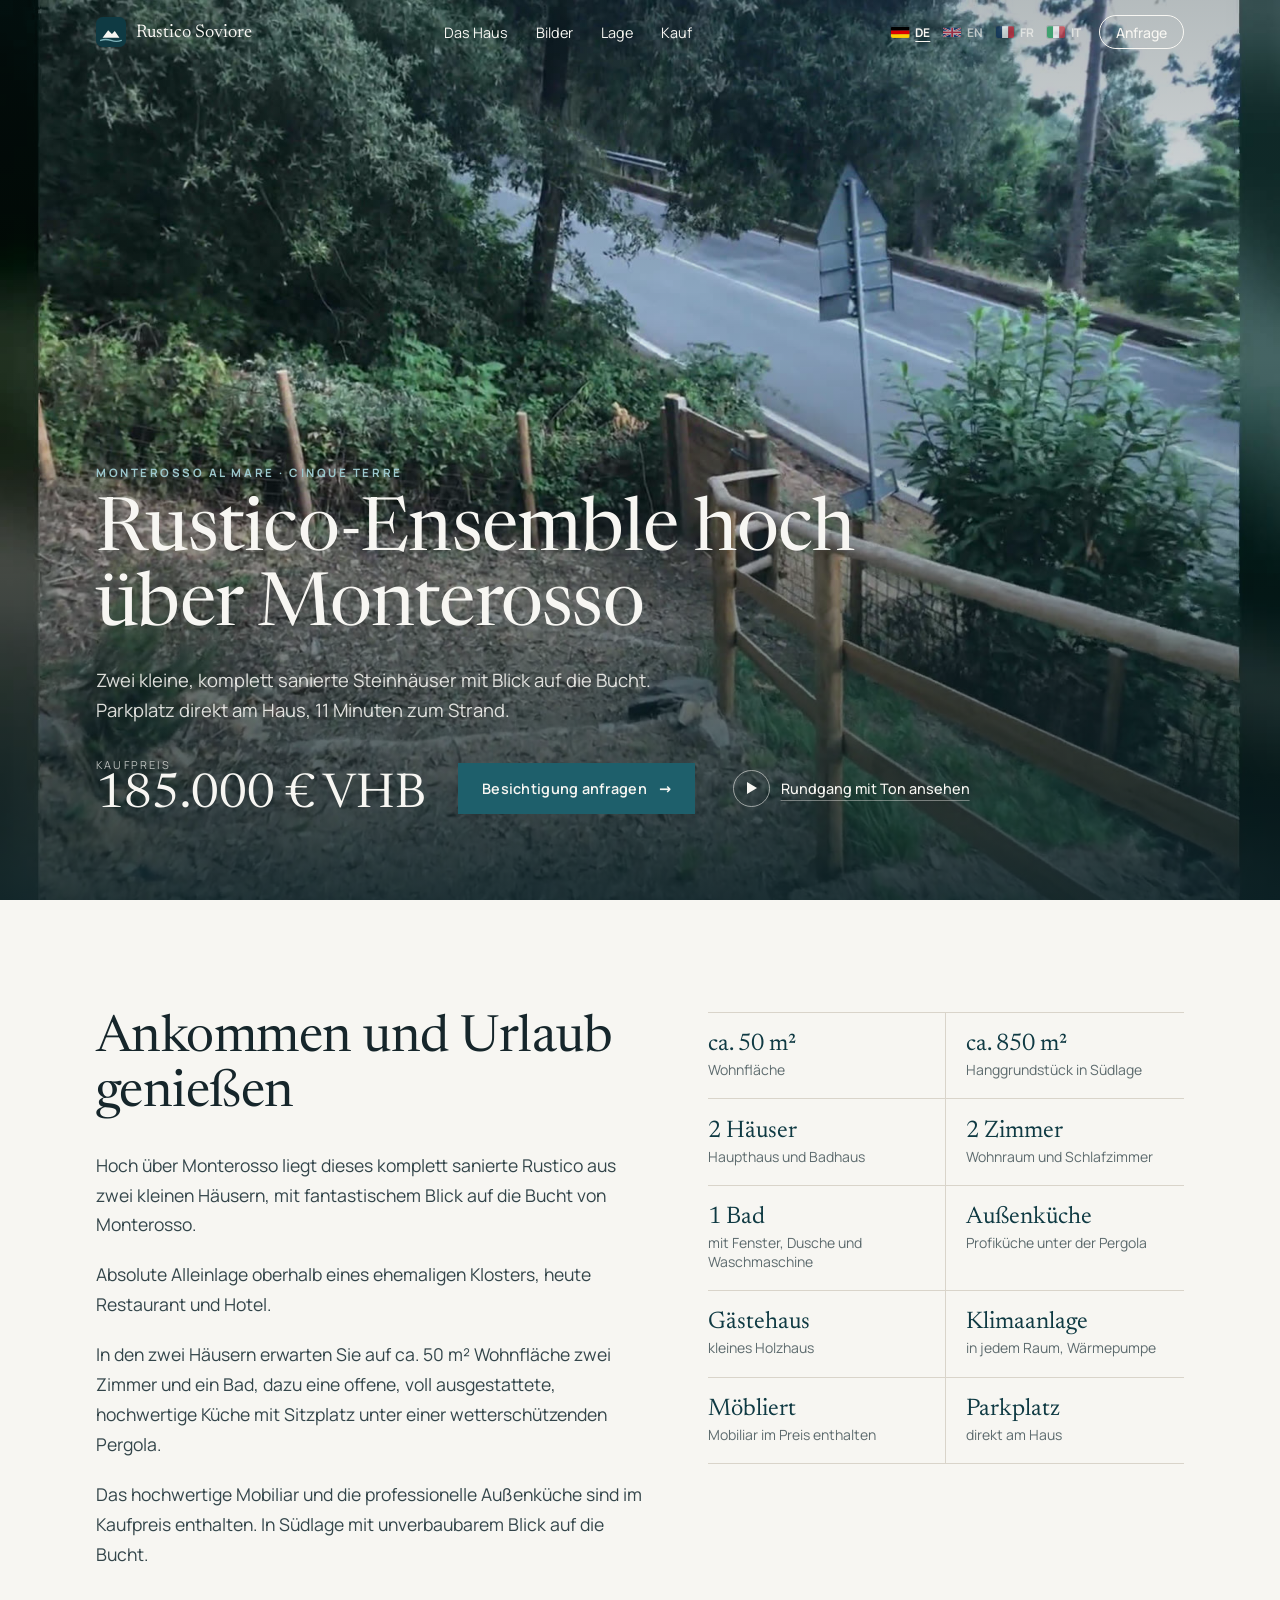
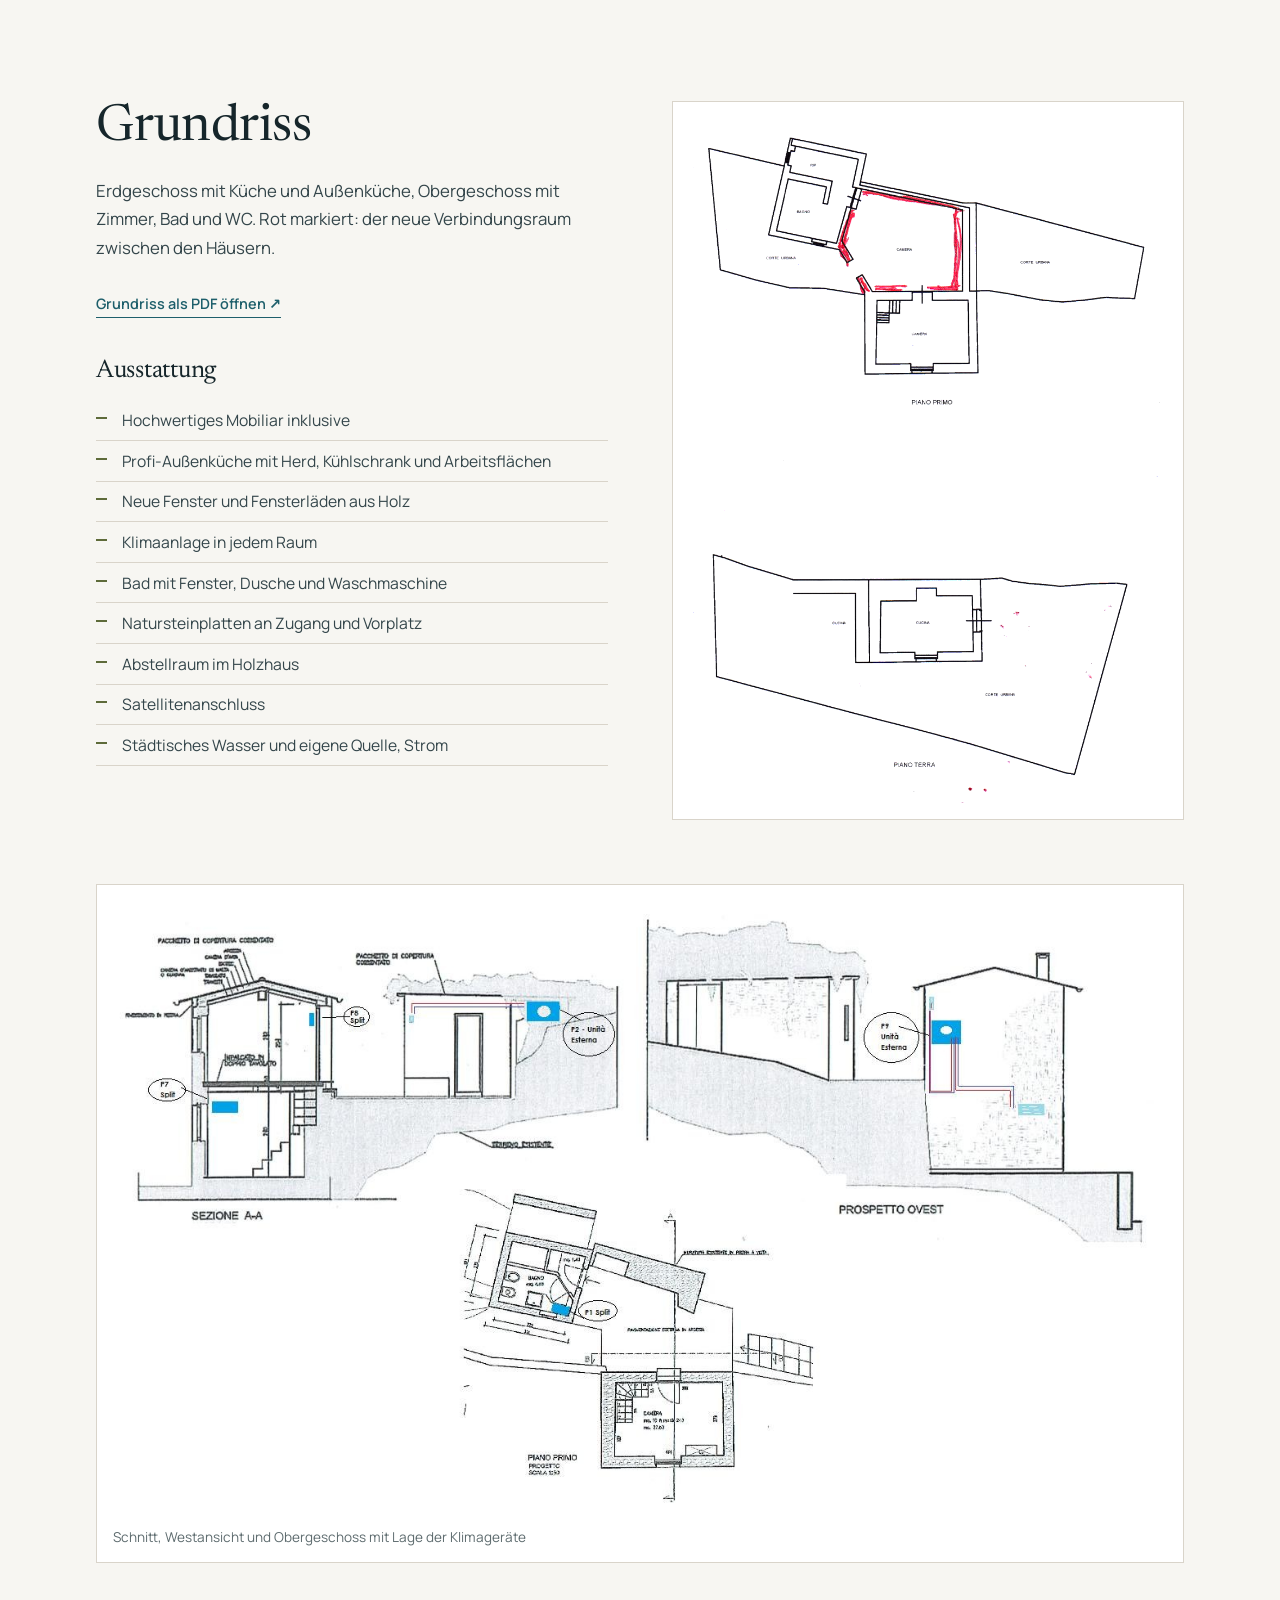
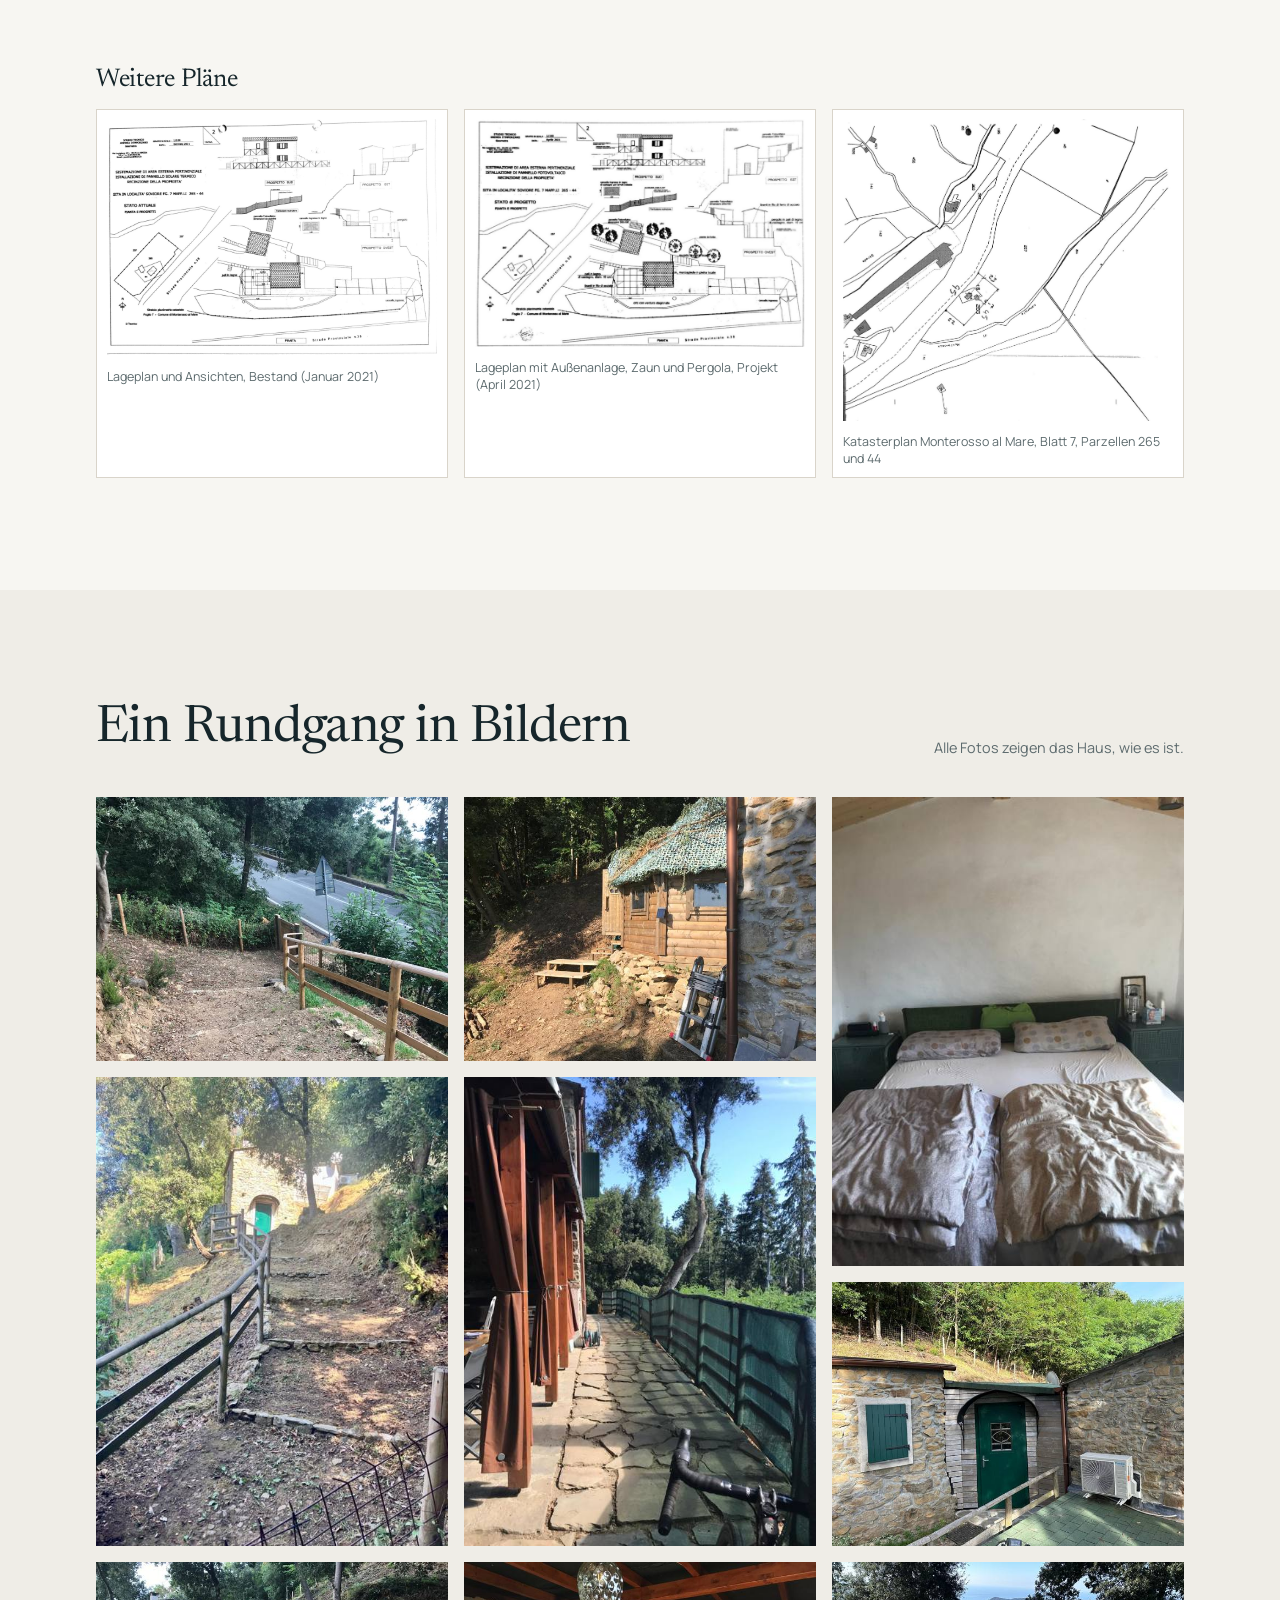
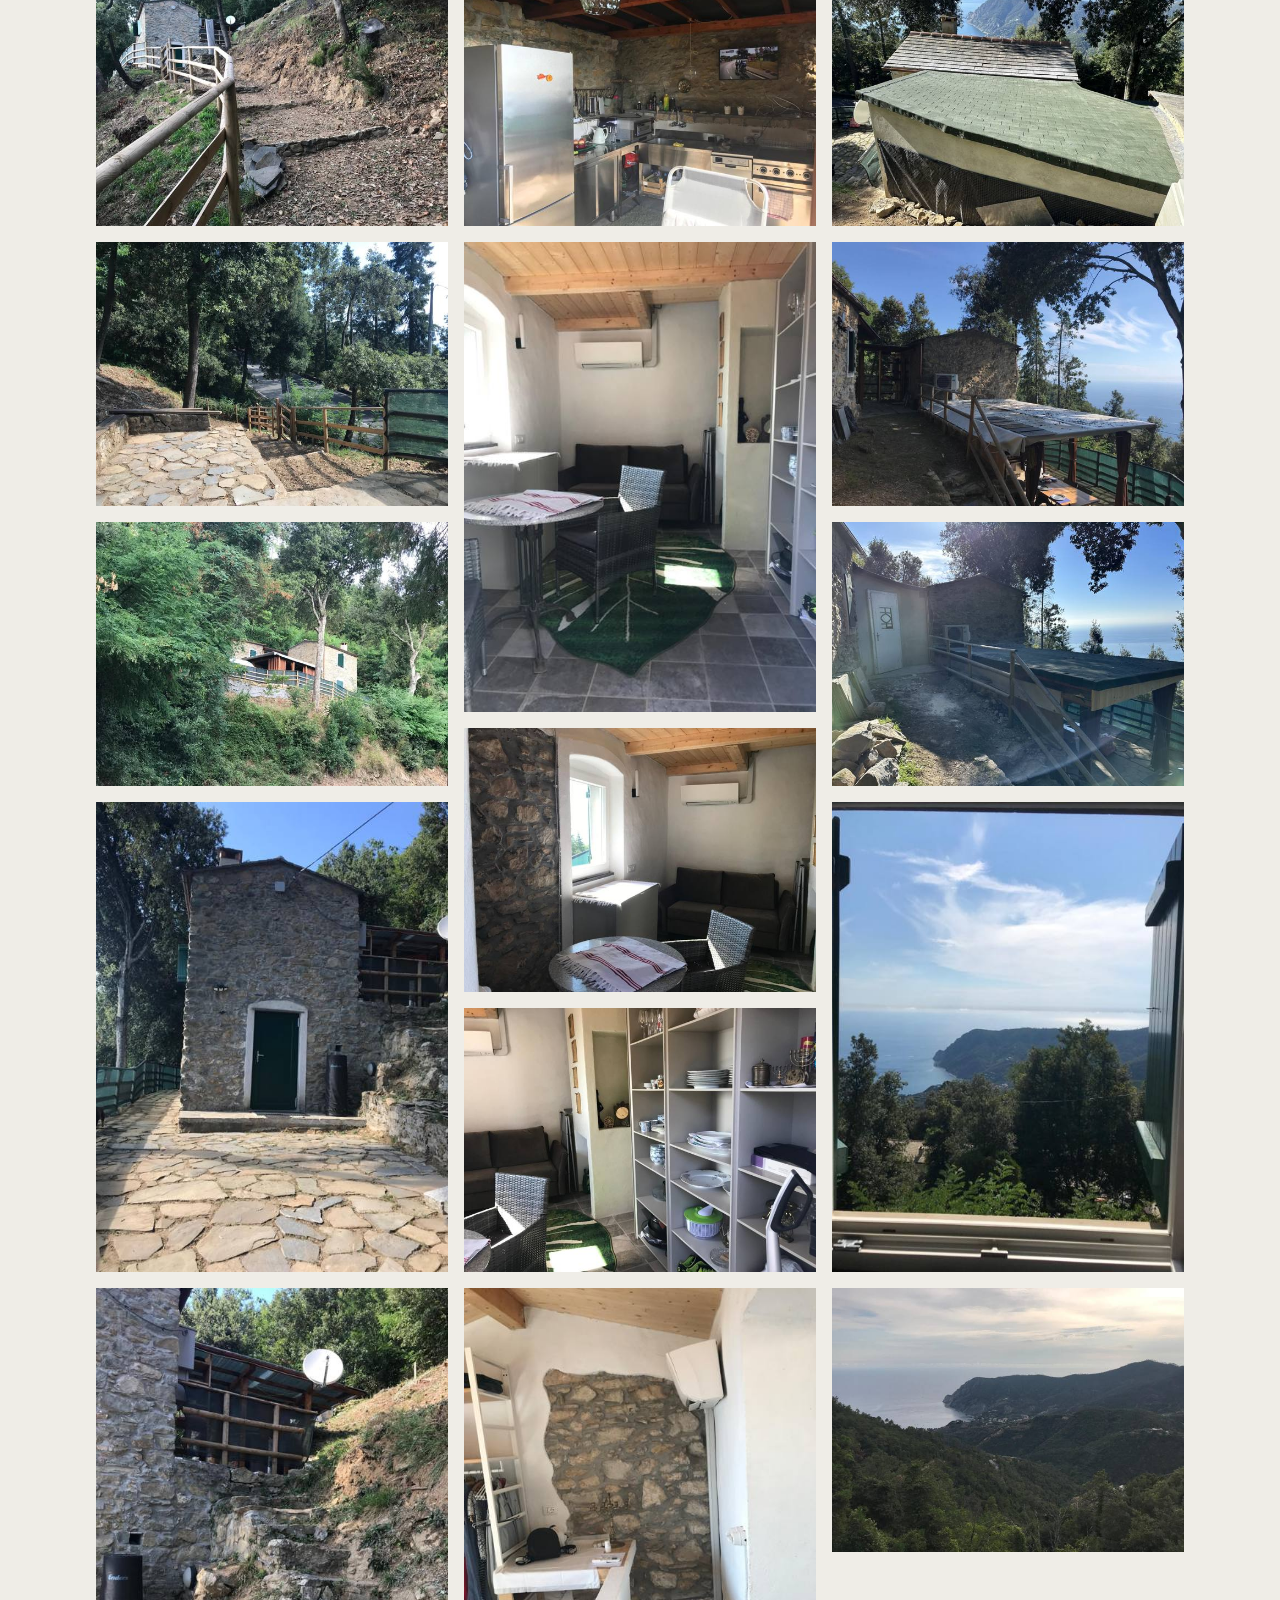
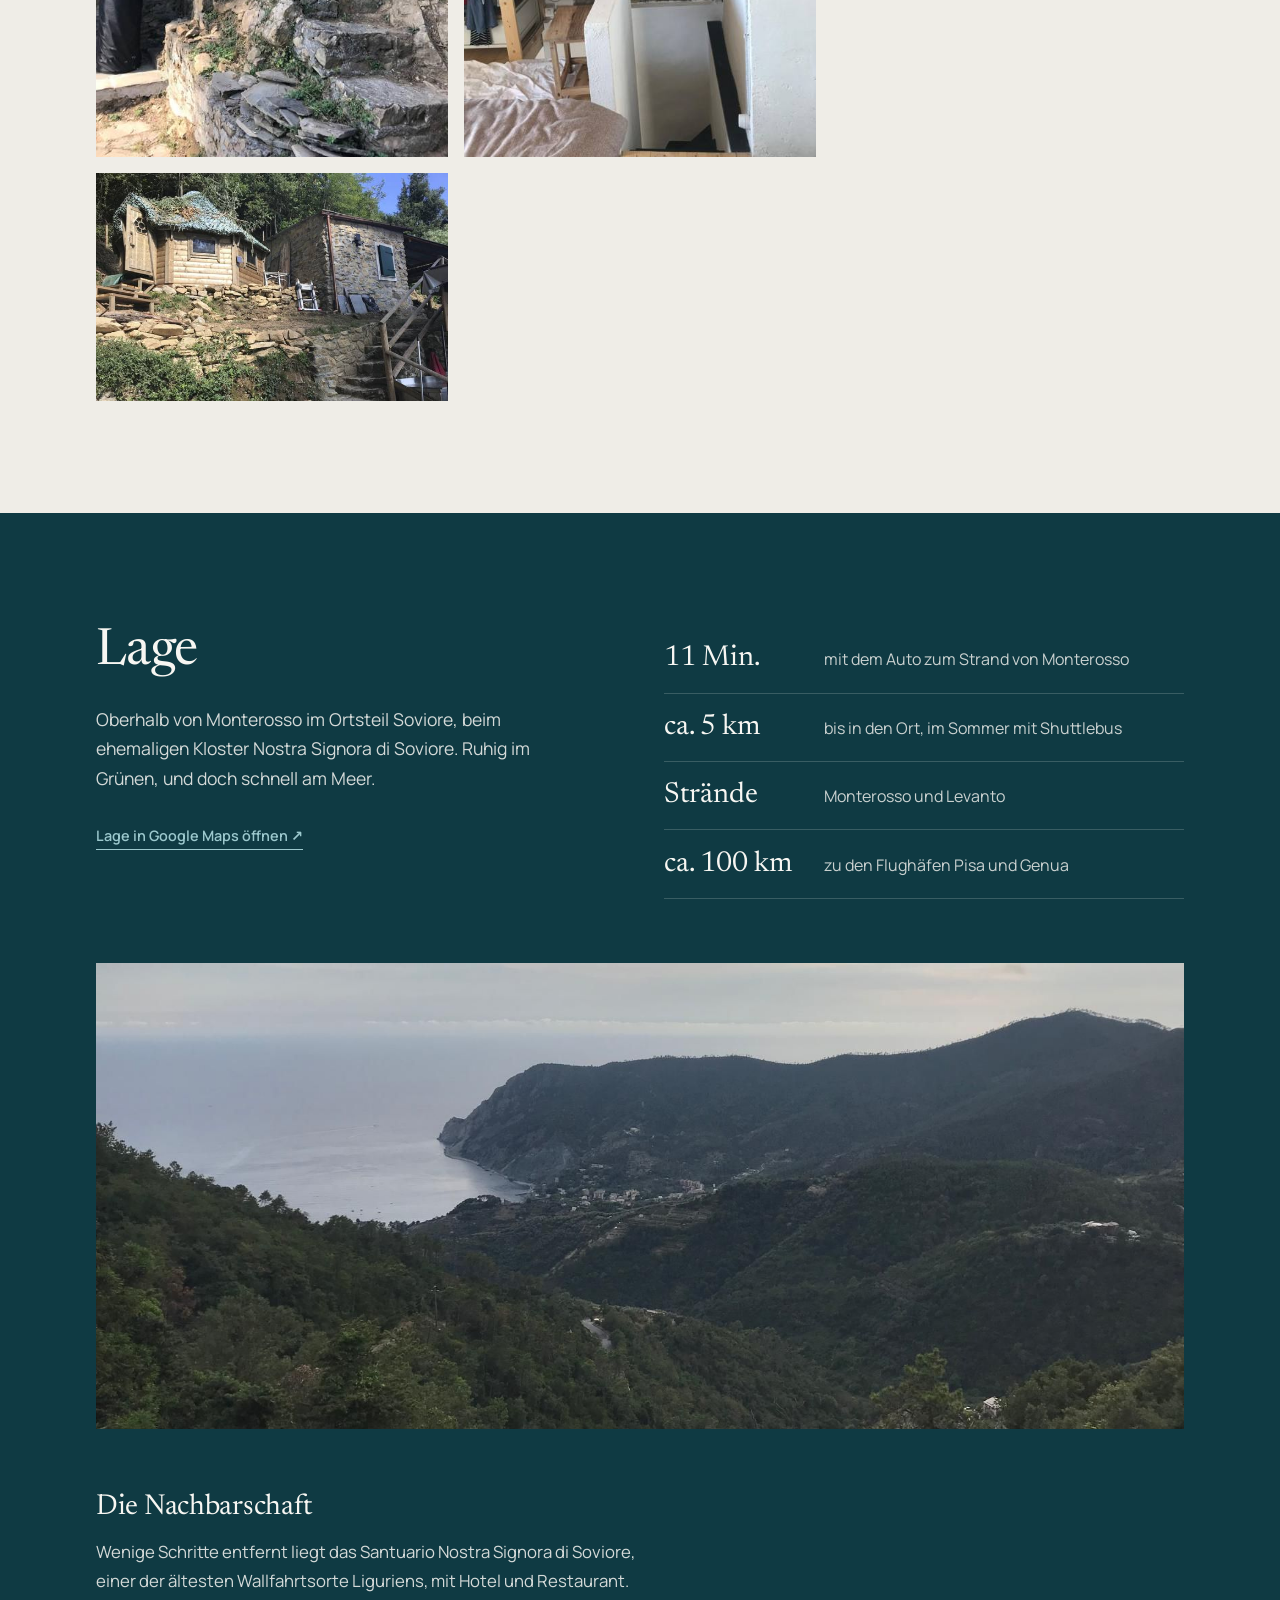
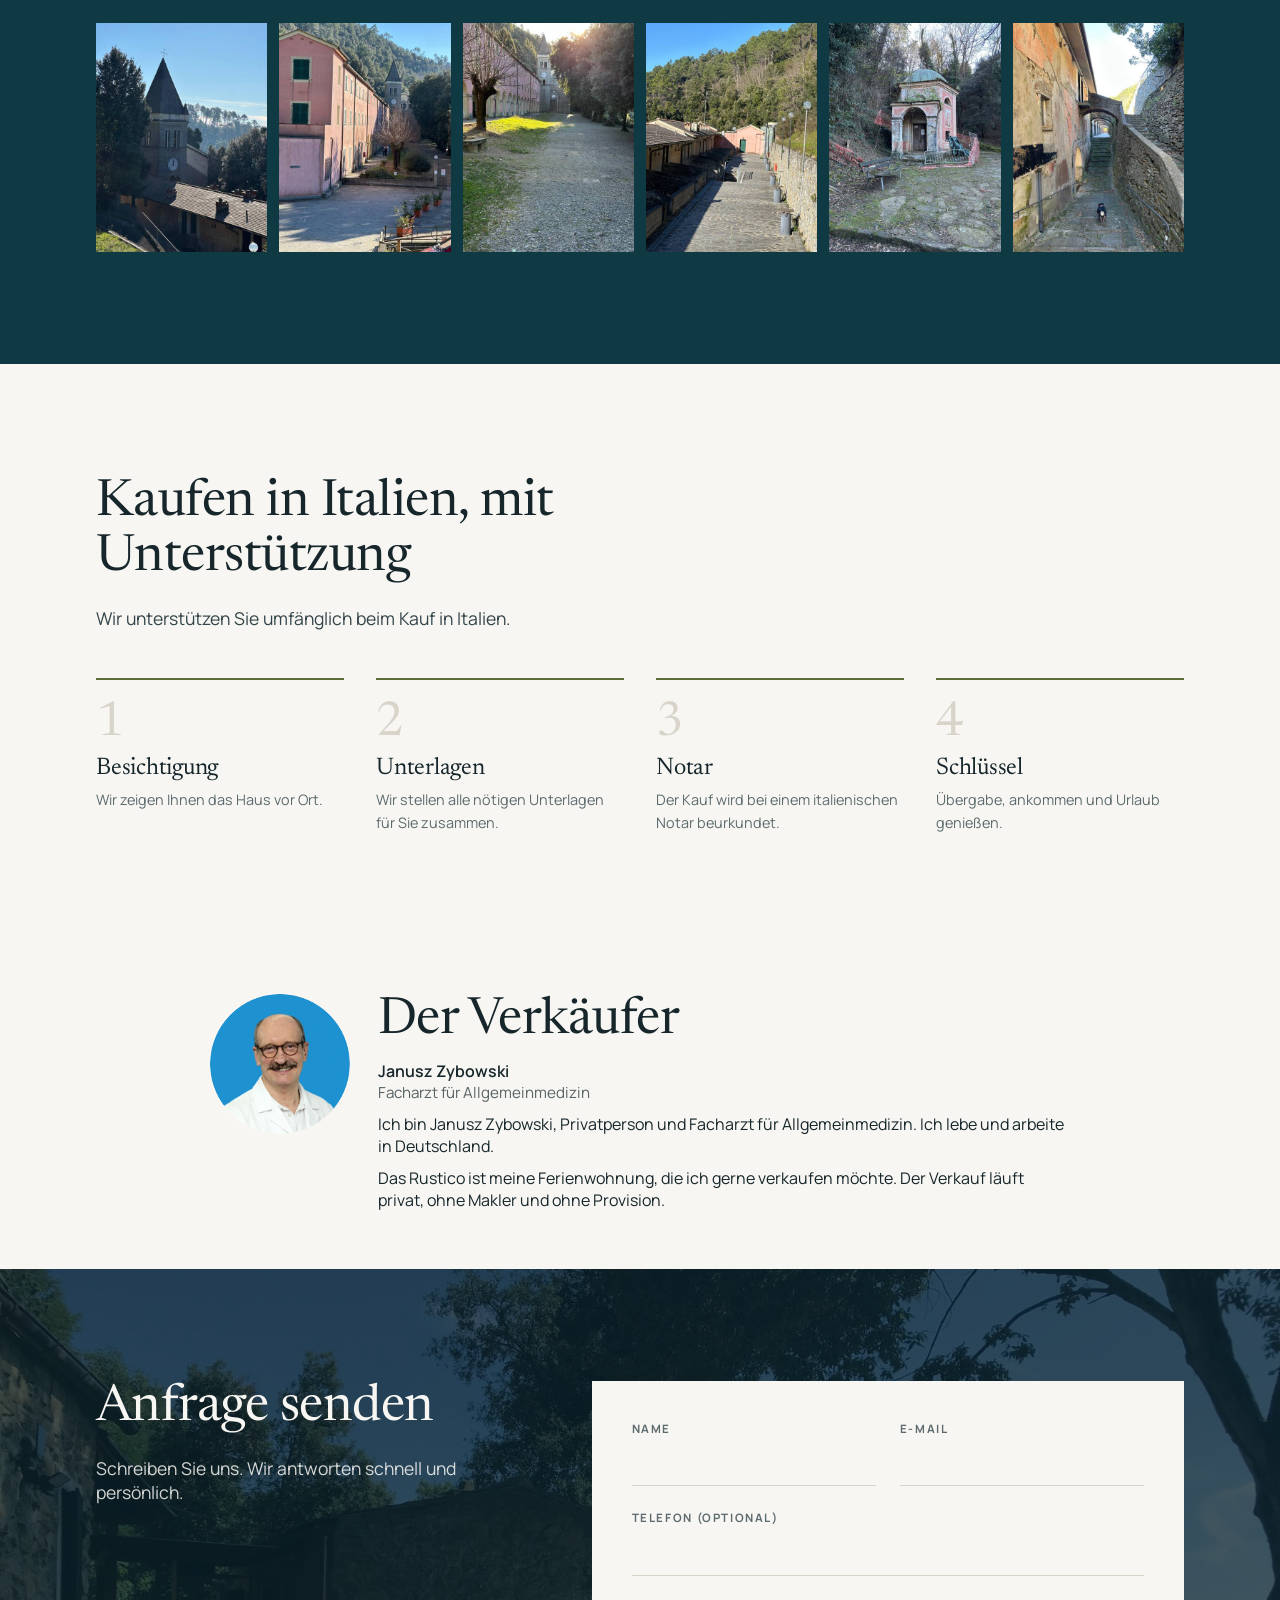
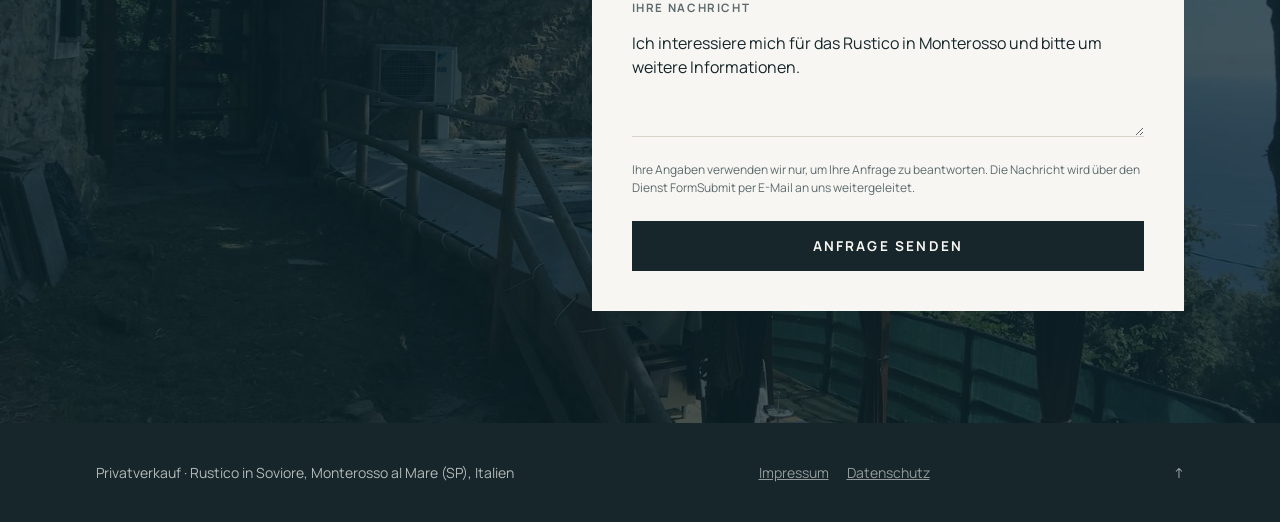
<file: index.html>
<!doctype html>
<html lang="de">
<head>
<meta charset="utf-8">
<meta name="viewport" content="width=device-width, initial-scale=1">
<title>Rustico mit Meerblick in Monterosso al Mare · 185.000 € VHB</title>
<meta name="description" content="Komplett saniertes Rustico aus zwei Steinhäusern hoch über Monterosso, Cinque Terre. Parkplatz am Haus, 11 Minuten zum Strand.">
<link rel="canonical" href="https://rustico-monterosso.com/"><link rel="alternate" hreflang="de" href="https://rustico-monterosso.com/"><link rel="alternate" hreflang="en" href="https://rustico-monterosso.com/en/"><link rel="alternate" hreflang="fr" href="https://rustico-monterosso.com/fr/"><link rel="alternate" hreflang="it" href="https://rustico-monterosso.com/it/">
<meta property="og:type" content="website">
<meta property="og:title" content="Rustico mit Meerblick in Monterosso al Mare · 185.000 € VHB">
<meta property="og:description" content="Komplett saniertes Rustico aus zwei Steinhäusern hoch über Monterosso, Cinque Terre. Parkplatz am Haus, 11 Minuten zum Strand.">
<meta property="og:url" content="https://rustico-monterosso.com/">
<meta property="og:image" content="https://rustico-monterosso.com/og.jpg">
<meta name="twitter:card" content="summary_large_image">
<link rel="icon" href="favicon.svg" type="image/svg+xml">
<link rel="preload" href="poster-quer.jpg" as="image" media="(min-aspect-ratio: 1/1)">
<link rel="stylesheet" href="fonts.css">
<link rel="stylesheet" href="style.css">
<script type="application/ld+json">{"@context": "https://schema.org", "@type": "Offer", "name": "Rustico-Ensemble hoch über Monterosso", "price": "185000", "priceCurrency": "EUR", "url": "https://rustico-monterosso.com/", "image": "https://rustico-monterosso.com/og.jpg", "itemOffered": {"@type": "House", "name": "Rustico-Ensemble hoch über Monterosso", "floorSize": {"@type": "QuantitativeValue", "value": 50, "unitCode": "MTK"}, "numberOfRooms": 2, "address": {"@type": "PostalAddress", "addressLocality": "Monterosso al Mare", "addressRegion": "SP", "addressCountry": "IT"}}}</script>
</head>
<body>
<header class="bar" id="bar">
  <a class="brand" href="#top"><img src="favicon.svg" alt="" width="30" height="30"><span>Rustico Soviore</span></a>
  <nav class="links"><a href="#haus">Das Haus</a><a href="#bilder">Bilder</a><a href="#lage">Lage</a><a href="#kauf">Kauf</a></nav>
  <div class="right"><div class="langs" aria-label="Sprache / Language"><a href="" hreflang="de" aria-current="true"><svg class="flag" viewBox="0 0 5 3" aria-hidden="true"><rect width="5" height="1" fill="#000"/><rect y="1" width="5" height="1" fill="#DD0000"/><rect y="2" width="5" height="1" fill="#FFCE00"/></svg><span>DE</span></a><a href="en/" hreflang="en"><svg class="flag" viewBox="0 0 60 30" aria-hidden="true"><clipPath id="uk"><path d="M0,0 v30 h60 v-30 z"/></clipPath><path d="M0,0 v30 h60 v-30 z" fill="#012169"/><path d="M0,0 L60,30 M60,0 L0,30" stroke="#fff" stroke-width="6" clip-path="url(#uk)"/><path d="M0,0 L60,30 M60,0 L0,30" stroke="#C8102E" stroke-width="3" clip-path="url(#uk)"/><path d="M30,0 v30 M0,15 h60" stroke="#fff" stroke-width="10"/><path d="M30,0 v30 M0,15 h60" stroke="#C8102E" stroke-width="6"/></svg><span>EN</span></a><a href="fr/" hreflang="fr"><svg class="flag" viewBox="0 0 3 2" aria-hidden="true"><rect width="1" height="2" fill="#002654"/><rect x="1" width="1" height="2" fill="#fff"/><rect x="2" width="1" height="2" fill="#CE1126"/></svg><span>FR</span></a><a href="it/" hreflang="it"><svg class="flag" viewBox="0 0 3 2" aria-hidden="true"><rect width="1" height="2" fill="#009246"/><rect x="1" width="1" height="2" fill="#fff"/><rect x="2" width="1" height="2" fill="#CE2B37"/></svg><span>IT</span></a></div><a class="head-cta" href="#kontakt">Anfrage</a></div>
</header>
<main>
<section class="hero" id="top">
  <picture><source media="(max-aspect-ratio: 1/1)" srcset="poster-hoch.jpg"><img class="hero-media" src="poster-quer.jpg" alt=""></picture>
  <video class="hero-media" id="bgvideo" poster="poster-quer.jpg" muted loop playsinline preload="none" aria-hidden="true" data-wide="video/hero-quer.mp4" data-tall="video/hero-hoch.mp4" data-sound-wide="video/rundgang-quer.mp4" data-sound-tall="video/rundgang-hoch.mp4"></video>
  <div class="hero-shade"></div>
  <div class="hero-inner wrap">
    <p class="eyebrow">Monterosso al Mare · Cinque Terre</p>
    <h1>Rustico-Ensemble hoch über Monterosso</h1>
    <p class="lead">Zwei kleine, komplett sanierte Steinhäuser mit Blick auf die Bucht. Parkplatz direkt am Haus, 11 Minuten zum Strand.</p>
    <div class="hero-row">
      <div class="price"><small>Kaufpreis</small><strong>185.000 € VHB</strong></div>
      <a class="visit-cta" href="#kontakt">Besichtigung anfragen <span aria-hidden="true">→</span></a>
      <button type="button" class="sound-cta" id="soundBtn"><span class="play" aria-hidden="true"><svg width="12" height="14" viewBox="0 0 12 14"><path d="M1 1l10 6-10 6z" fill="currentColor"/></svg></span>Rundgang mit Ton ansehen</button>
    </div>
  </div>
</section>

<section class="intro wrap" id="haus">
  <div><h2>Ankommen und Urlaub genießen</h2><div class="prose"><p>Hoch über Monterosso liegt dieses komplett sanierte Rustico aus zwei kleinen Häusern, mit fantastischem Blick auf die Bucht von Monterosso.</p><p>Absolute Alleinlage oberhalb eines ehemaligen Klosters, heute Restaurant und Hotel.</p><p>In den zwei Häusern erwarten Sie auf ca. 50 m² Wohnfläche zwei Zimmer und ein Bad, dazu eine offene, voll ausgestattete, hochwertige Küche mit Sitzplatz unter einer wetterschützenden Pergola.</p><p>Das hochwertige Mobiliar und die professionelle Außenküche sind im Kaufpreis enthalten. In Südlage mit unverbaubarem Blick auf die Bucht.</p></div></div>
  <dl class="facts"><div><dt>ca. 50 m²</dt><dd>Wohnfläche</dd></div><div><dt>ca. 850 m²</dt><dd>Hanggrundstück in Südlage</dd></div><div><dt>2 Häuser</dt><dd>Haupthaus und Badhaus</dd></div><div><dt>2 Zimmer</dt><dd>Wohnraum und Schlafzimmer</dd></div><div><dt>1 Bad</dt><dd>mit Fenster, Dusche und Waschmaschine</dd></div><div><dt>Außenküche</dt><dd>Profiküche unter der Pergola</dd></div><div><dt>Gästehaus</dt><dd>kleines Holzhaus</dd></div><div><dt>Klimaanlage</dt><dd>in jedem Raum, Wärmepumpe</dd></div><div><dt>Möbliert</dt><dd>Mobiliar im Preis enthalten</dd></div><div><dt>Parkplatz</dt><dd>direkt am Haus</dd></div></dl>
</section>

<section class="plan wrap" id="grundriss">
  <div class="plan-copy"><h2>Grundriss</h2><p>Erdgeschoss mit Küche und Außenküche, Obergeschoss mit Zimmer, Bad und WC. Rot markiert: der neue Verbindungsraum zwischen den Häusern.</p><a class="map-link dark" href="grundriss.pdf" target="_blank" rel="noopener">Grundriss als PDF öffnen ↗</a>
    <h3 class="equip-title">Ausstattung</h3><ul class="equip"><li>Hochwertiges Mobiliar inklusive</li><li>Profi-Außenküche mit Herd, Kühlschrank und Arbeitsflächen</li><li>Neue Fenster und Fensterläden aus Holz</li><li>Klimaanlage in jedem Raum</li><li>Bad mit Fenster, Dusche und Waschmaschine</li><li>Natursteinplatten an Zugang und Vorplatz</li><li>Abstellraum im Holzhaus</li><li>Satellitenanschluss</li><li>Städtisches Wasser und eigene Quelle, Strom</li></ul></div>
  <a class="plan-img" href="grundriss.png" target="_blank" rel="noopener"><img src="grundriss.png" alt="Grundriss" width="880" height="1260" loading="lazy"></a>
  <figure class="draw"><a href="schnitt.jpg" target="_blank" rel="noopener"><img src="schnitt.jpg" alt="Schnitt, Westansicht und Obergeschoss mit Lage der Klimageräte" width="1289" height="752" loading="lazy"></a><figcaption>Schnitt, Westansicht und Obergeschoss mit Lage der Klimageräte</figcaption></figure>
  <div class="plans"><h3 class="equip-title">Weitere Pläne</h3><div class="plans-grid"><figure class="draw"><a href="plaene/lageplan-bestand.jpg" target="_blank" rel="noopener"><img src="plaene/lageplan-bestand.jpg" alt="Lageplan und Ansichten, Bestand (Januar 2021)" loading="lazy"></a><figcaption>Lageplan und Ansichten, Bestand (Januar 2021)</figcaption></figure><figure class="draw"><a href="plaene/lageplan-projekt.jpg" target="_blank" rel="noopener"><img src="plaene/lageplan-projekt.jpg" alt="Lageplan mit Außenanlage, Zaun und Pergola, Projekt (April 2021)" loading="lazy"></a><figcaption>Lageplan mit Außenanlage, Zaun und Pergola, Projekt (April 2021)</figcaption></figure><figure class="draw"><a href="plaene/katasterplan.jpg" target="_blank" rel="noopener"><img src="plaene/katasterplan.jpg" alt="Katasterplan Monterosso al Mare, Blatt 7, Parzellen 265 und 44" loading="lazy"></a><figcaption>Katasterplan Monterosso al Mare, Blatt 7, Parzellen 265 und 44</figcaption></figure></div></div>
</section>

<section class="gallery" id="bilder">
  <div class="wrap">
    <div class="gal-head"><h2>Ein Rundgang in Bildern</h2><p>Alle Fotos zeigen das Haus, wie es ist.</p></div>
    <div class="masonry"><button type="button" class="tile" data-i="0" aria-label="Zufahrt von der Straße mit Parkplatz"><img src="photos/t_01.jpg" alt="Zufahrt von der Straße mit Parkplatz" width="1600" height="1200" loading="lazy"><span>Zufahrt von der Straße mit Parkplatz</span></button><button type="button" class="tile" data-i="1" aria-label="Gartenweg hinauf zum Steinhaus"><img src="photos/t_02.jpg" alt="Gartenweg hinauf zum Steinhaus" width="1200" height="1600" loading="lazy"><span>Gartenweg hinauf zum Steinhaus</span></button><button type="button" class="tile" data-i="2" aria-label="Weg mit Holzgeländer"><img src="photos/t_03.jpg" alt="Weg mit Holzgeländer" width="1600" height="1200" loading="lazy"><span>Weg mit Holzgeländer</span></button><button type="button" class="tile" data-i="3" aria-label="Terrasse aus Naturstein"><img src="photos/t_04.jpg" alt="Terrasse aus Naturstein" width="1600" height="1200" loading="lazy"><span>Terrasse aus Naturstein</span></button><button type="button" class="tile" data-i="4" aria-label="Das Rustico im Grünen"><img src="photos/t_05.jpg" alt="Das Rustico im Grünen" width="1600" height="1200" loading="lazy"><span>Das Rustico im Grünen</span></button><button type="button" class="tile" data-i="5" aria-label="Haupthaus aus Naturstein"><img src="photos/t_06.jpg" alt="Haupthaus aus Naturstein" width="1200" height="1600" loading="lazy"><span>Haupthaus aus Naturstein</span></button><button type="button" class="tile" data-i="6" aria-label="Alte Steintreppe"><img src="photos/t_07.jpg" alt="Alte Steintreppe" width="1200" height="1600" loading="lazy"><span>Alte Steintreppe</span></button><button type="button" class="tile" data-i="7" aria-label="Ensemble mit Gästehaus aus Holz"><img src="photos/t_08.jpg" alt="Ensemble mit Gästehaus aus Holz" width="1600" height="1200" loading="lazy"><span>Ensemble mit Gästehaus aus Holz</span></button><button type="button" class="tile" data-i="8" aria-label="Gästehaus aus Holz"><img src="photos/t_09.jpg" alt="Gästehaus aus Holz" width="1600" height="1200" loading="lazy"><span>Gästehaus aus Holz</span></button><button type="button" class="tile" data-i="9" aria-label="Gang unter der Pergola"><img src="photos/t_10.jpg" alt="Gang unter der Pergola" width="1200" height="1600" loading="lazy"><span>Gang unter der Pergola</span></button><button type="button" class="tile" data-i="10" aria-label="Überdachte Außenküche"><img src="photos/t_11.jpg" alt="Überdachte Außenküche" width="1600" height="1200" loading="lazy"><span>Überdachte Außenküche</span></button><button type="button" class="tile" data-i="11" aria-label="Wohnraum mit Klimaanlage"><img src="photos/t_12.jpg" alt="Wohnraum mit Klimaanlage" width="1200" height="1600" loading="lazy"><span>Wohnraum mit Klimaanlage</span></button><button type="button" class="tile" data-i="12" aria-label="Wohnraum mit Fenster"><img src="photos/t_13.jpg" alt="Wohnraum mit Fenster" width="1600" height="1200" loading="lazy"><span>Wohnraum mit Fenster</span></button><button type="button" class="tile" data-i="13" aria-label="Küchenregal"><img src="photos/t_14.jpg" alt="Küchenregal" width="1600" height="1200" loading="lazy"><span>Küchenregal</span></button><button type="button" class="tile" data-i="14" aria-label="Innentreppe und Natursteinwand"><img src="photos/t_15.jpg" alt="Innentreppe und Natursteinwand" width="1200" height="1600" loading="lazy"><span>Innentreppe und Natursteinwand</span></button><button type="button" class="tile" data-i="15" aria-label="Schlafzimmer"><img src="photos/t_16.jpg" alt="Schlafzimmer" width="1200" height="1600" loading="lazy"><span>Schlafzimmer</span></button><button type="button" class="tile" data-i="16" aria-label="Badhaus"><img src="photos/t_17.jpg" alt="Badhaus" width="1600" height="1200" loading="lazy"><span>Badhaus</span></button><button type="button" class="tile" data-i="17" aria-label="Neuer Verbindungsraum von außen, mit Meerblick"><img src="photos/t_22.jpg" alt="Neuer Verbindungsraum von außen, mit Meerblick" width="1600" height="1200" loading="lazy"><span>Neuer Verbindungsraum von außen, mit Meerblick</span></button><button type="button" class="tile" data-i="18" aria-label="Pergola mit Meerblick"><img src="photos/t_18.jpg" alt="Pergola mit Meerblick" width="1600" height="1200" loading="lazy"><span>Pergola mit Meerblick</span></button><button type="button" class="tile" data-i="19" aria-label="Pergola-Gang mit Meerblick"><img src="photos/t_21.jpg" alt="Pergola-Gang mit Meerblick" width="1600" height="1200" loading="lazy"><span>Pergola-Gang mit Meerblick</span></button><button type="button" class="tile" data-i="20" aria-label="Blick aus dem Fenster aufs Meer"><img src="photos/t_19.jpg" alt="Blick aus dem Fenster aufs Meer" width="1200" height="1600" loading="lazy"><span>Blick aus dem Fenster aufs Meer</span></button><button type="button" class="tile" data-i="21" aria-label="Blick auf die Bucht von Monterosso"><img src="photos/t_20.jpg" alt="Blick auf die Bucht von Monterosso" width="1600" height="1200" loading="lazy"><span>Blick auf die Bucht von Monterosso</span></button></div>
  </div>
</section>

<section class="loc" id="lage">
  <div class="wrap loc-grid">
    <div><h2>Lage</h2><p>Oberhalb von Monterosso im Ortsteil Soviore, beim ehemaligen Kloster Nostra Signora di Soviore. Ruhig im Grünen, und doch schnell am Meer.</p><a class="map-link" href="https://www.google.com/maps/search/?api=1&query=Santuario+Nostra+Signora+di+Soviore+Monterosso+al+Mare" target="_blank" rel="noopener noreferrer">Lage in Google Maps öffnen ↗</a></div>
    <ul class="dist"><li><span>11 Min.</span><span>mit dem Auto zum Strand von Monterosso</span></li><li><span>ca. 5 km</span><span>bis in den Ort, im Sommer mit Shuttlebus</span></li><li><span>Strände</span><span>Monterosso und Levanto</span></li><li><span>ca. 100 km</span><span>zu den Flughäfen Pisa und Genua</span></li></ul>
  </div>
  <div class="wrap"><img class="wide" src="photos/20.jpg" alt="Blick auf die Bucht von Monterosso" loading="lazy" width="1600" height="1200"></div>
  <div class="wrap area"><h3>Die Nachbarschaft</h3><p>Wenige Schritte entfernt liegt das Santuario Nostra Signora di Soviore, einer der ältesten Wallfahrtsorte Liguriens, mit Hotel und Restaurant.</p><div class="area-grid"><button type="button" class="tile" data-i="22" aria-label="Kirchturm des Santuario di Soviore"><img src="photos/t_26.jpg" alt="Kirchturm des Santuario di Soviore" width="1200" height="1600" loading="lazy"><span>Kirchturm des Santuario di Soviore</span></button><button type="button" class="tile" data-i="23" aria-label="Das ehemalige Kloster, heute Hotel und Restaurant"><img src="photos/t_27.jpg" alt="Das ehemalige Kloster, heute Hotel und Restaurant" width="1200" height="1600" loading="lazy"><span>Das ehemalige Kloster, heute Hotel und Restaurant</span></button><button type="button" class="tile" data-i="24" aria-label="Allee zum Santuario"><img src="photos/t_28.jpg" alt="Allee zum Santuario" width="1200" height="1600" loading="lazy"><span>Allee zum Santuario</span></button><button type="button" class="tile" data-i="25" aria-label="Gepflasterter Weg beim Kloster"><img src="photos/t_29.jpg" alt="Gepflasterter Weg beim Kloster" width="1200" height="1600" loading="lazy"><span>Gepflasterter Weg beim Kloster</span></button><button type="button" class="tile" data-i="26" aria-label="Kleine Kapelle in der Nähe"><img src="photos/t_30.jpg" alt="Kleine Kapelle in der Nähe" width="1200" height="1600" loading="lazy"><span>Kleine Kapelle in der Nähe</span></button><button type="button" class="tile" data-i="27" aria-label="Gasse mit Treppe am Kloster"><img src="photos/t_31.jpg" alt="Gasse mit Treppe am Kloster" width="1200" height="1600" loading="lazy"><span>Gasse mit Treppe am Kloster</span></button></div></div>
</section>

<section class="buy wrap" id="kauf">
  <h2>Kaufen in Italien, mit Unterstützung</h2><p class="sub">Wir unterstützen Sie umfänglich beim Kauf in Italien.</p>
  <ol class="steps"><li><span class="num">1</span><h3>Besichtigung</h3><p>Wir zeigen Ihnen das Haus vor Ort.</p></li><li><span class="num">2</span><h3>Unterlagen</h3><p>Wir stellen alle nötigen Unterlagen für Sie zusammen.</p></li><li><span class="num">3</span><h3>Notar</h3><p>Der Kauf wird bei einem italienischen Notar beurkundet.</p></li><li><span class="num">4</span><h3>Schlüssel</h3><p>Übergabe, ankommen und Urlaub genießen.</p></li></ol>
</section>

<section class="seller wrap" id="verkaeufer"><img src="verkaeufer.webp" alt="Janusz Zybowski" width="200" height="200" loading="lazy"><div><h2>Der Verkäufer</h2><p class="seller-name">Janusz Zybowski<span>Facharzt für Allgemeinmedizin</span></p><p>Ich bin Janusz Zybowski, Privatperson und Facharzt für Allgemeinmedizin. Ich lebe und arbeite in Deutschland.</p><p>Das Rustico ist meine Ferienwohnung, die ich gerne verkaufen möchte. Der Verkauf läuft privat, ohne Makler und ohne Provision.</p></div></section>

<section class="contact" id="kontakt">
  <img class="contact-bg" src="photos/18.jpg" alt="" loading="lazy">
  <div class="contact-shade"></div>
  <div class="wrap contact-grid">
    <div class="contact-copy"><h2>Anfrage senden</h2><p>Schreiben Sie uns. Wir antworten schnell und persönlich.</p></div>
    <form id="form" class="card" novalidate>
      <div class="fields">
        <label>Name<input name="name" required minlength="2" maxlength="120" autocomplete="name"></label>
        <label>E-Mail<input name="email" type="email" required maxlength="200" autocomplete="email"></label>
        <label class="full">Telefon (optional)<input name="phone" type="tel" maxlength="60" autocomplete="tel"></label>
        <label class="full">Ihre Nachricht<textarea name="message" required minlength="5" maxlength="4000" rows="4">Ich interessiere mich für das Rustico in Monterosso und bitte um weitere Informationen.</textarea></label>
        <input class="hp" name="_honey" tabindex="-1" autocomplete="off" aria-hidden="true">
      </div>
      <p class="privacy">Ihre Angaben verwenden wir nur, um Ihre Anfrage zu beantworten. Die Nachricht wird über den Dienst FormSubmit per E-Mail an uns weitergeleitet.</p>
      <p class="err" id="formErr" role="alert" hidden>Das hat nicht geklappt. Bitte prüfen Sie Ihre Angaben und versuchen Sie es noch einmal.</p>
      <button class="submit" type="submit"><span class="prog" aria-hidden="true"></span><span class="lbl" data-send="Anfrage senden" data-sending="Wird gesendet …">Anfrage senden</span></button>
      <div class="ok" id="formOk" hidden><strong>✓</strong><p>Danke! Ihre Anfrage ist angekommen. Wir melden uns bald.</p></div>
    </form>
  </div>
</section>
</main>
<div class="mbar" id="mbar"><div><small>Kaufpreis</small><strong>185.000 € VHB</strong></div><a href="#kontakt">Besichtigung anfragen →</a></div>
<footer class="foot"><div class="wrap"><span>Privatverkauf · Rustico in Soviore, Monterosso al Mare (SP), Italien</span><span class="flinks"><a href="impressum.html" class="flink">Impressum</a><a href="datenschutz.html" class="flink">Datenschutz</a></span><a href="#top" aria-label="top">↑</a></div></footer>

<div class="modal" id="videoModal" hidden><div class="modal-in"><button type="button" class="close" data-close>Schließen ✕</button><video id="modalVideo" controls playsinline></video></div></div>
<div class="modal lb" id="lightbox" hidden>
  <div class="lb-top"><span id="lbCap"></span><button type="button" class="close" data-close>Schließen ✕</button></div>
  <div class="lb-stage"><button type="button" class="nav prev" aria-label="‹">‹</button><img id="lbImg" alt=""><button type="button" class="nav next" aria-label="›">›</button></div>
</div>
<script>window.PHOTOS=[{"src": "photos/01.jpg", "alt": "Zufahrt von der Straße mit Parkplatz"}, {"src": "photos/02.jpg", "alt": "Gartenweg hinauf zum Steinhaus"}, {"src": "photos/03.jpg", "alt": "Weg mit Holzgeländer"}, {"src": "photos/04.jpg", "alt": "Terrasse aus Naturstein"}, {"src": "photos/05.jpg", "alt": "Das Rustico im Grünen"}, {"src": "photos/06.jpg", "alt": "Haupthaus aus Naturstein"}, {"src": "photos/07.jpg", "alt": "Alte Steintreppe"}, {"src": "photos/08.jpg", "alt": "Ensemble mit Gästehaus aus Holz"}, {"src": "photos/09.jpg", "alt": "Gästehaus aus Holz"}, {"src": "photos/10.jpg", "alt": "Gang unter der Pergola"}, {"src": "photos/11.jpg", "alt": "Überdachte Außenküche"}, {"src": "photos/12.jpg", "alt": "Wohnraum mit Klimaanlage"}, {"src": "photos/13.jpg", "alt": "Wohnraum mit Fenster"}, {"src": "photos/14.jpg", "alt": "Küchenregal"}, {"src": "photos/15.jpg", "alt": "Innentreppe und Natursteinwand"}, {"src": "photos/16.jpg", "alt": "Schlafzimmer"}, {"src": "photos/17.jpg", "alt": "Badhaus"}, {"src": "photos/22.jpg", "alt": "Neuer Verbindungsraum von außen, mit Meerblick"}, {"src": "photos/18.jpg", "alt": "Pergola mit Meerblick"}, {"src": "photos/21.jpg", "alt": "Pergola-Gang mit Meerblick"}, {"src": "photos/19.jpg", "alt": "Blick aus dem Fenster aufs Meer"}, {"src": "photos/20.jpg", "alt": "Blick auf die Bucht von Monterosso"}, {"src": "photos/26.jpg", "alt": "Kirchturm des Santuario di Soviore"}, {"src": "photos/27.jpg", "alt": "Das ehemalige Kloster, heute Hotel und Restaurant"}, {"src": "photos/28.jpg", "alt": "Allee zum Santuario"}, {"src": "photos/29.jpg", "alt": "Gepflasterter Weg beim Kloster"}, {"src": "photos/30.jpg", "alt": "Kleine Kapelle in der Nähe"}, {"src": "photos/31.jpg", "alt": "Gasse mit Treppe am Kloster"}];window.FORM_ENDPOINT="https://formsubmit.co/ajax/mb@brandmonks.de";window.LANG="de";</script>
<script src="app.js" defer></script>
</body>
</html>
</file>
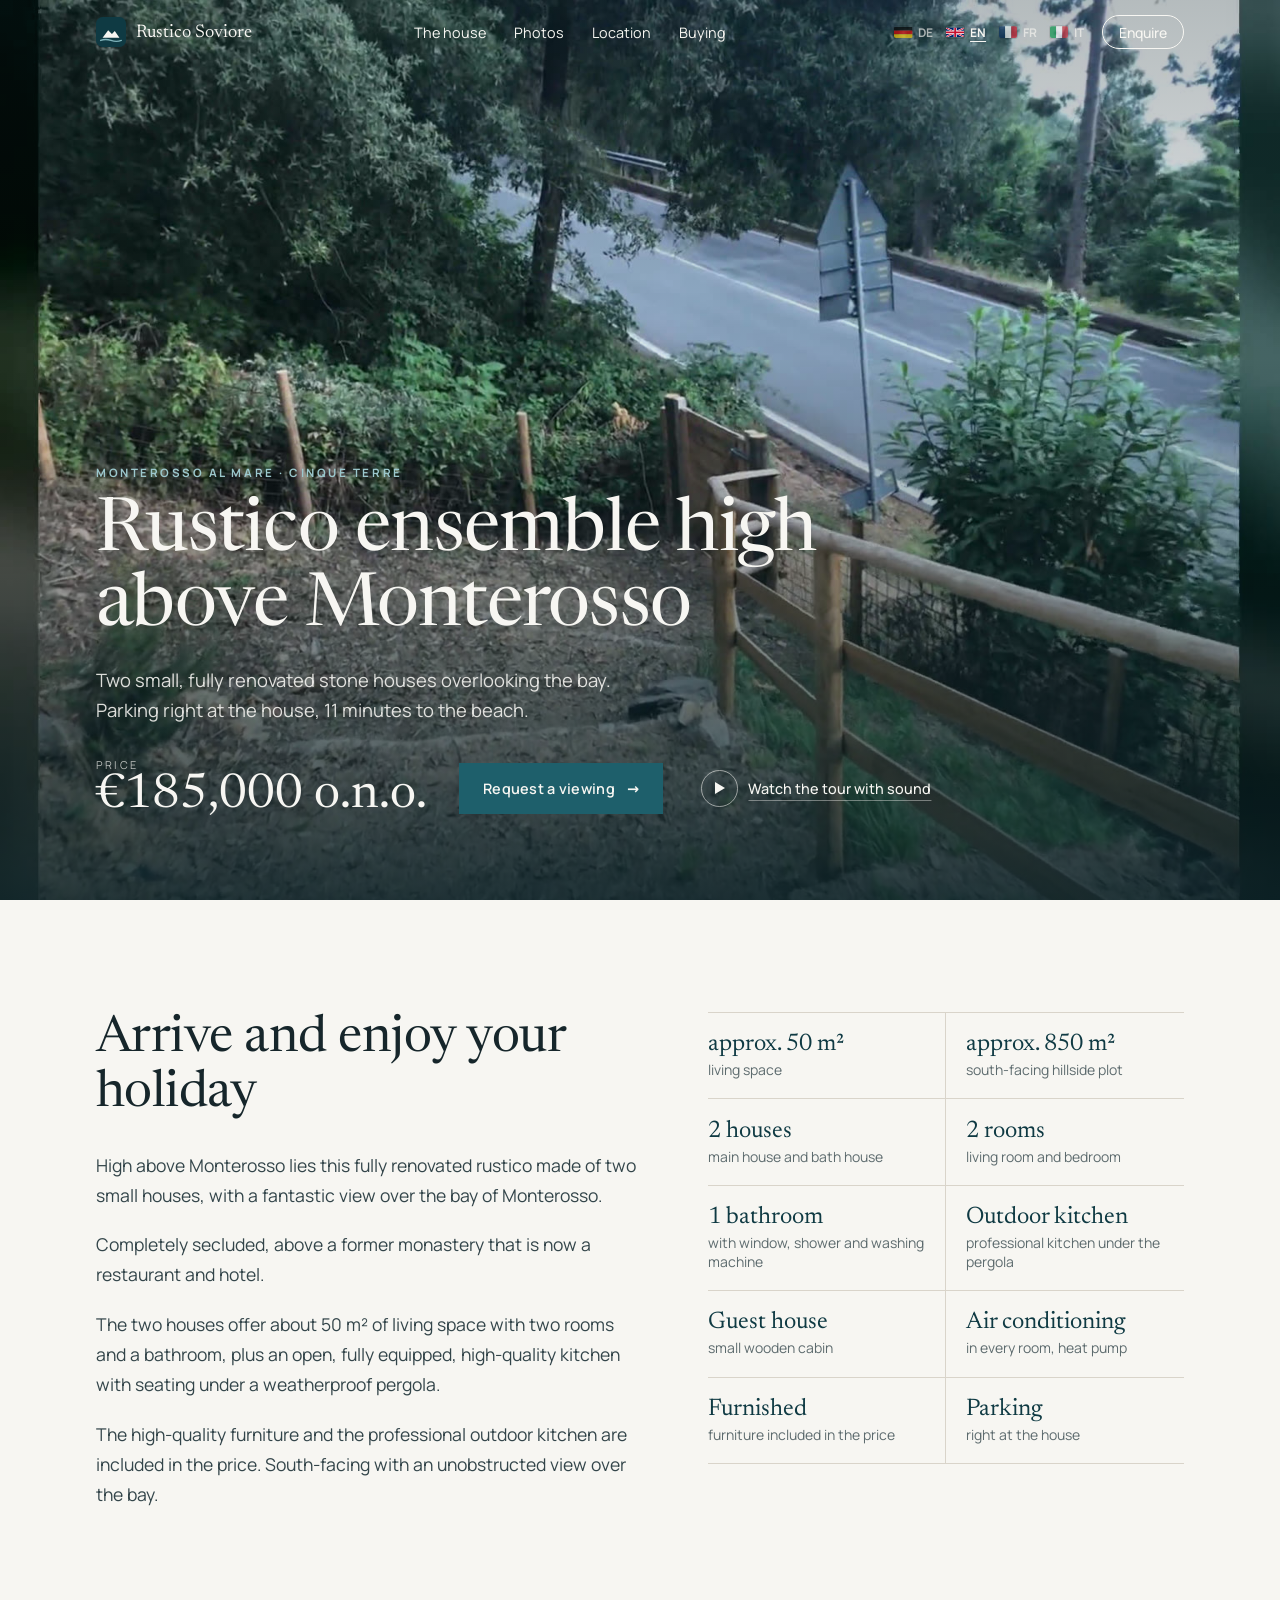
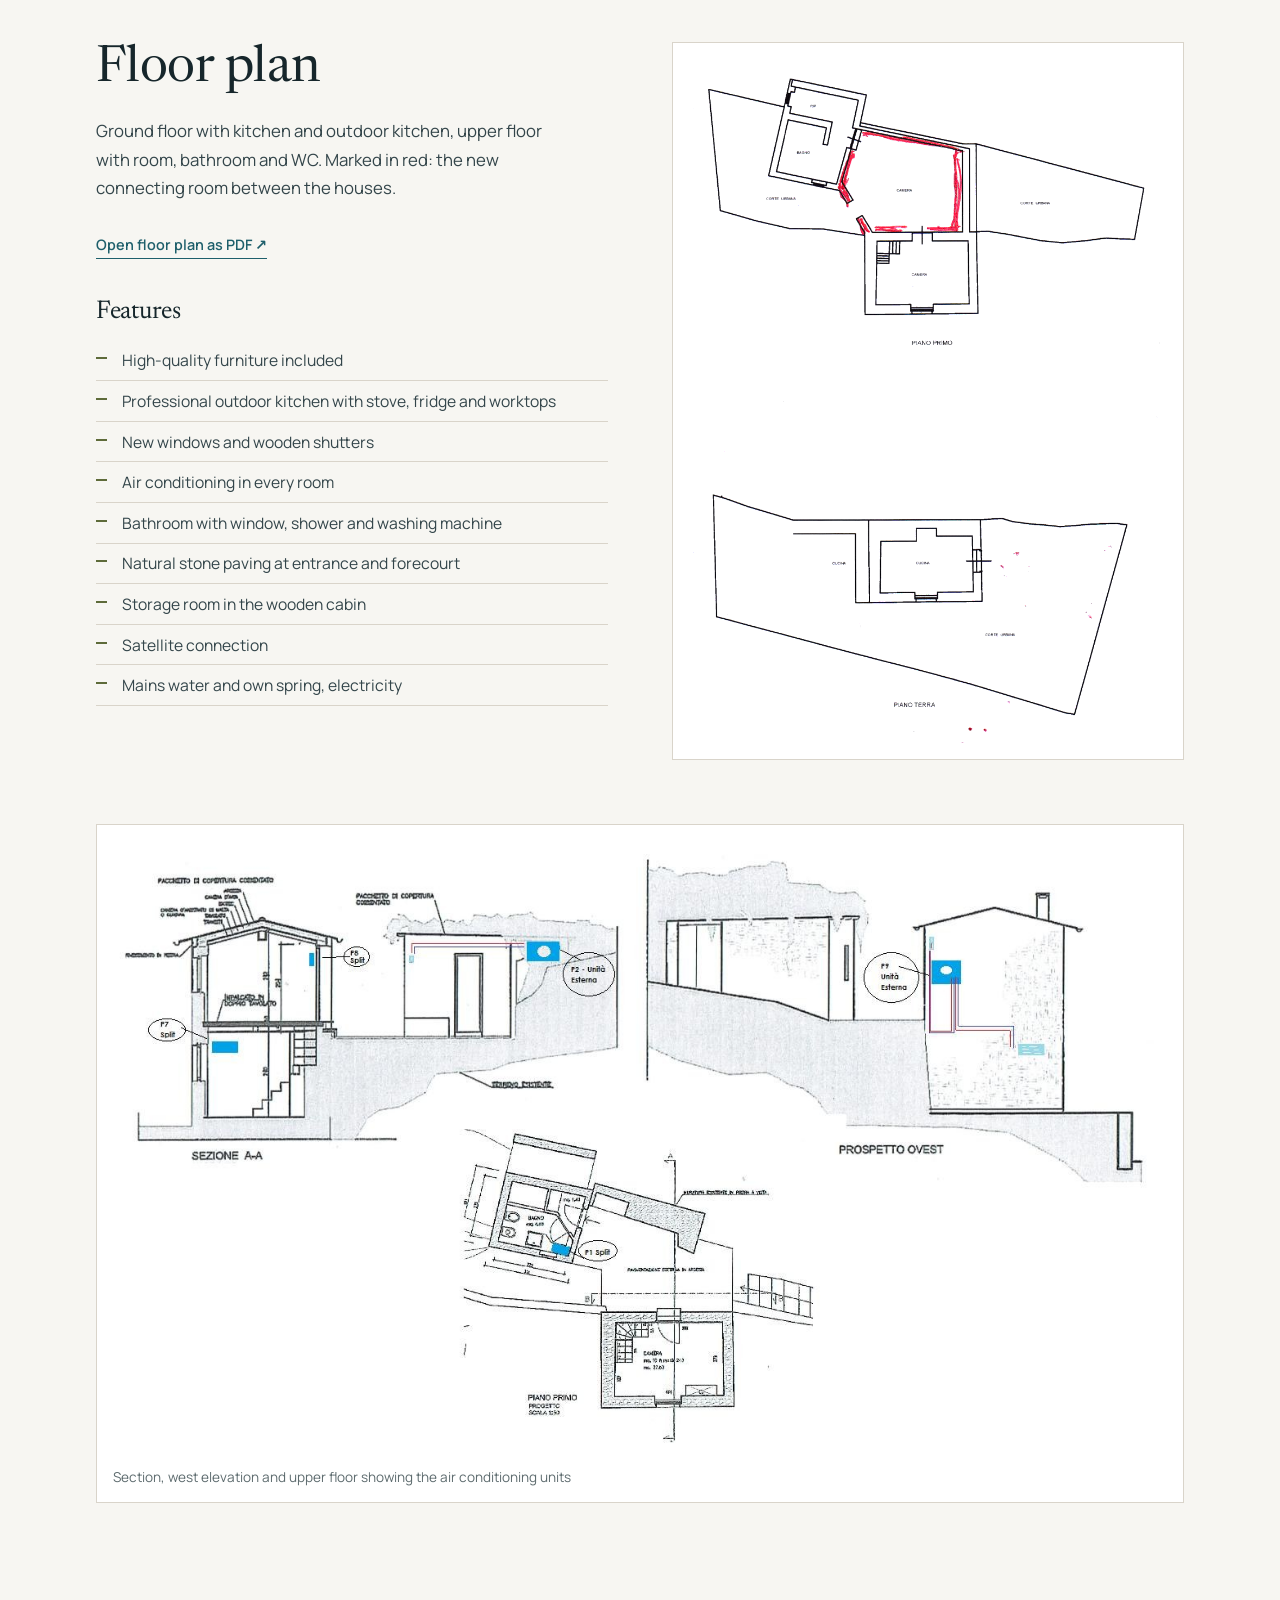
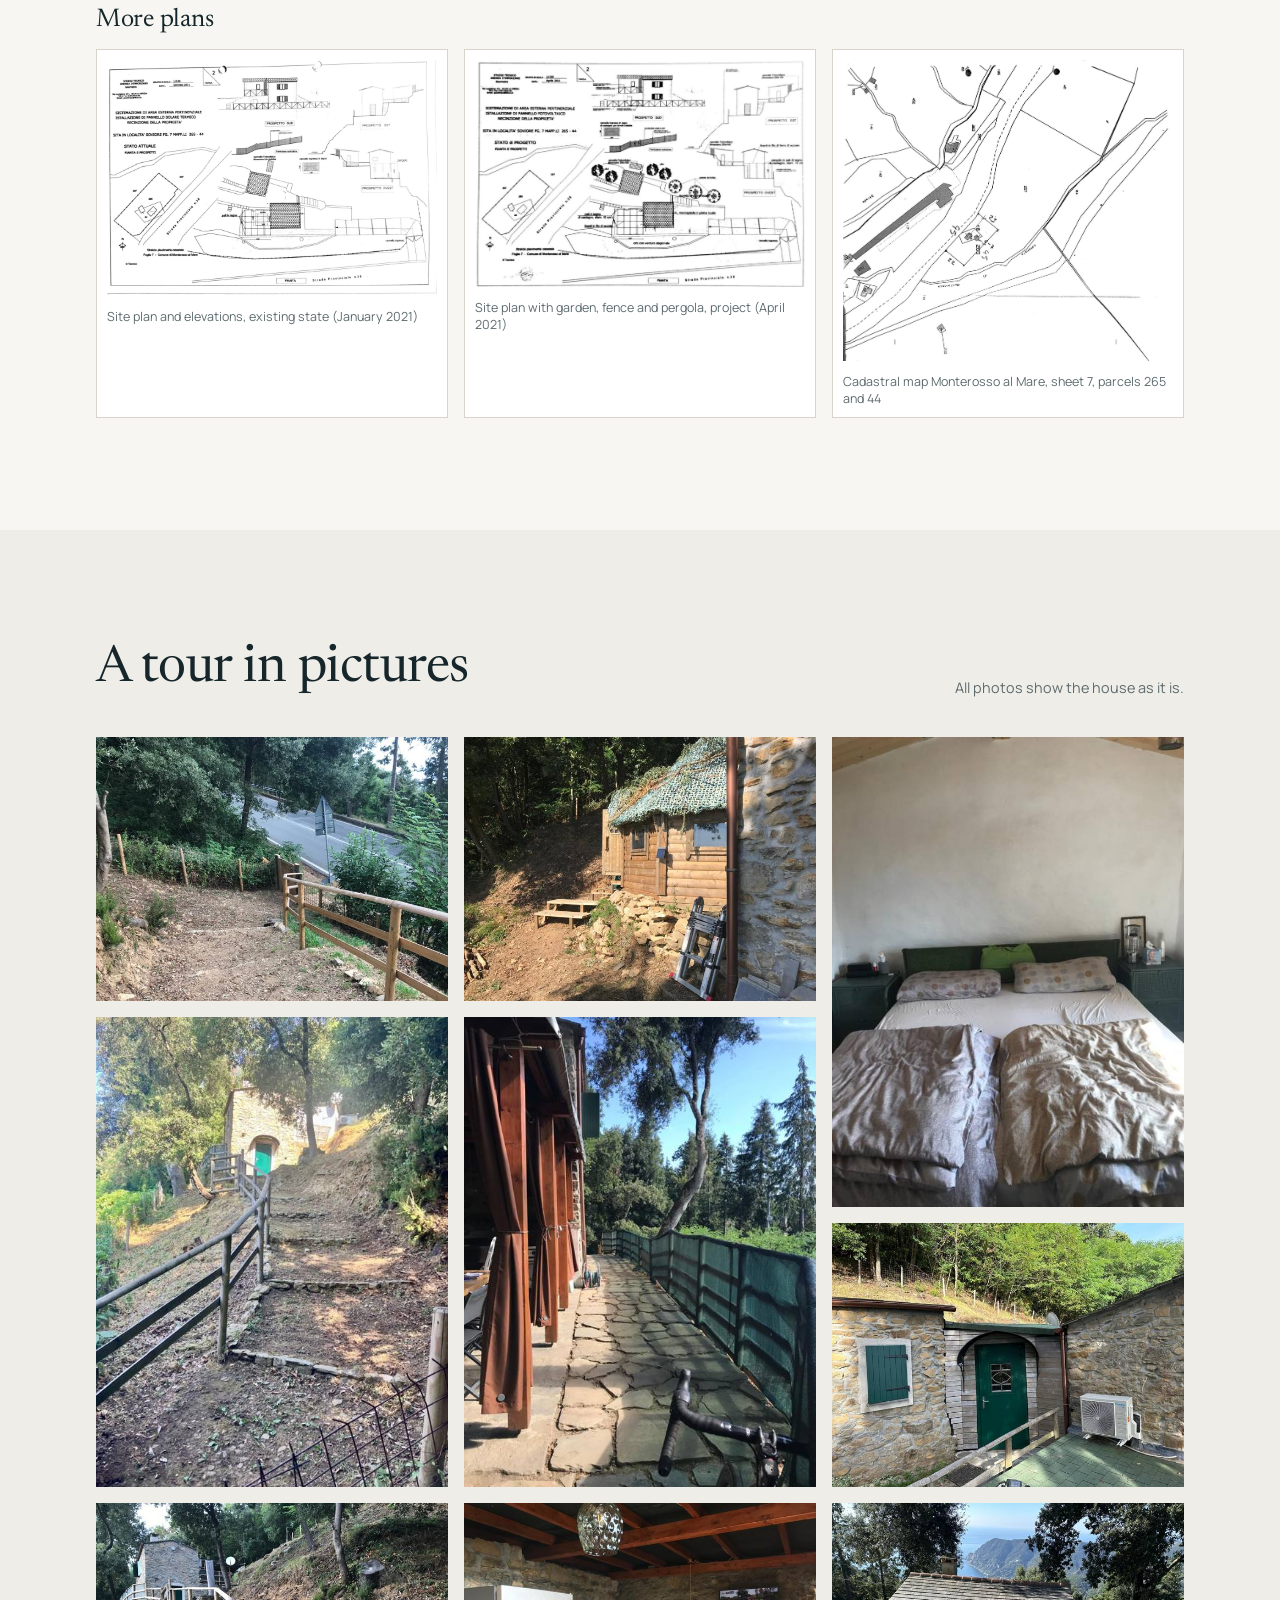
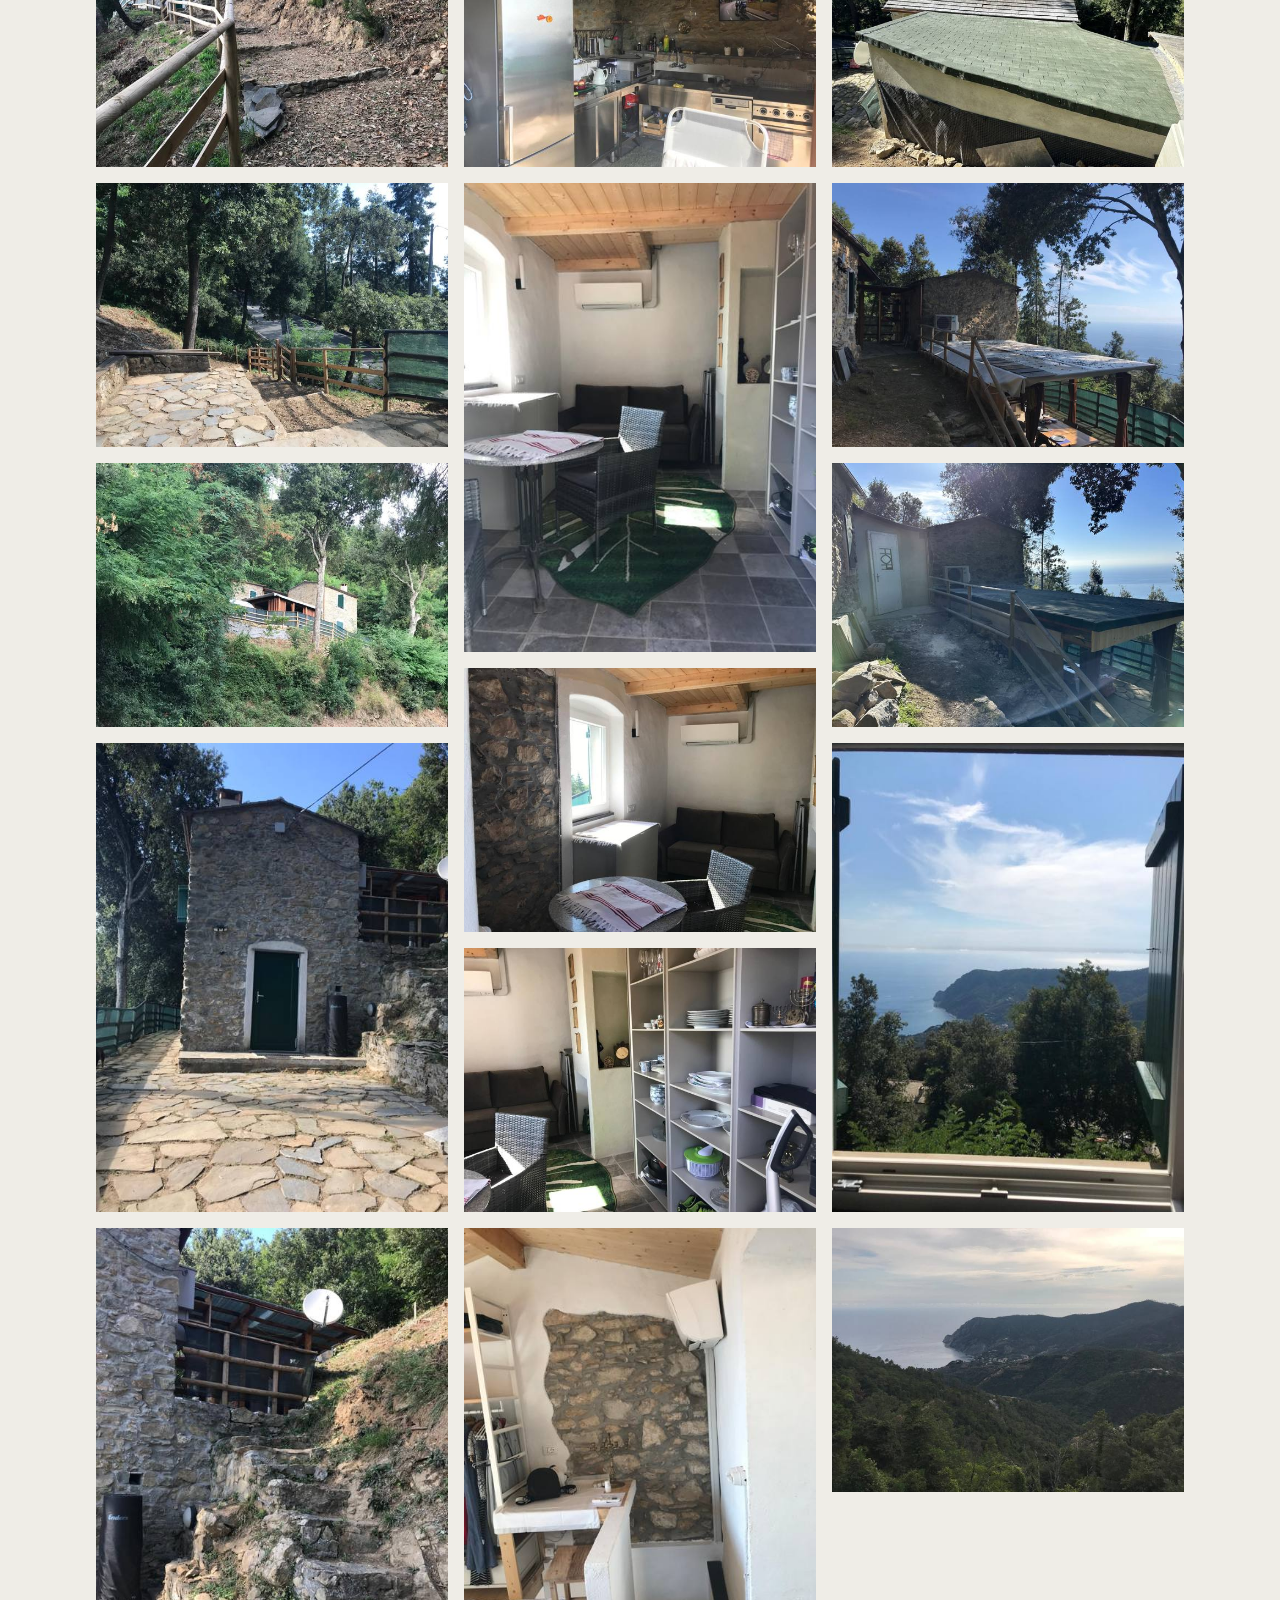
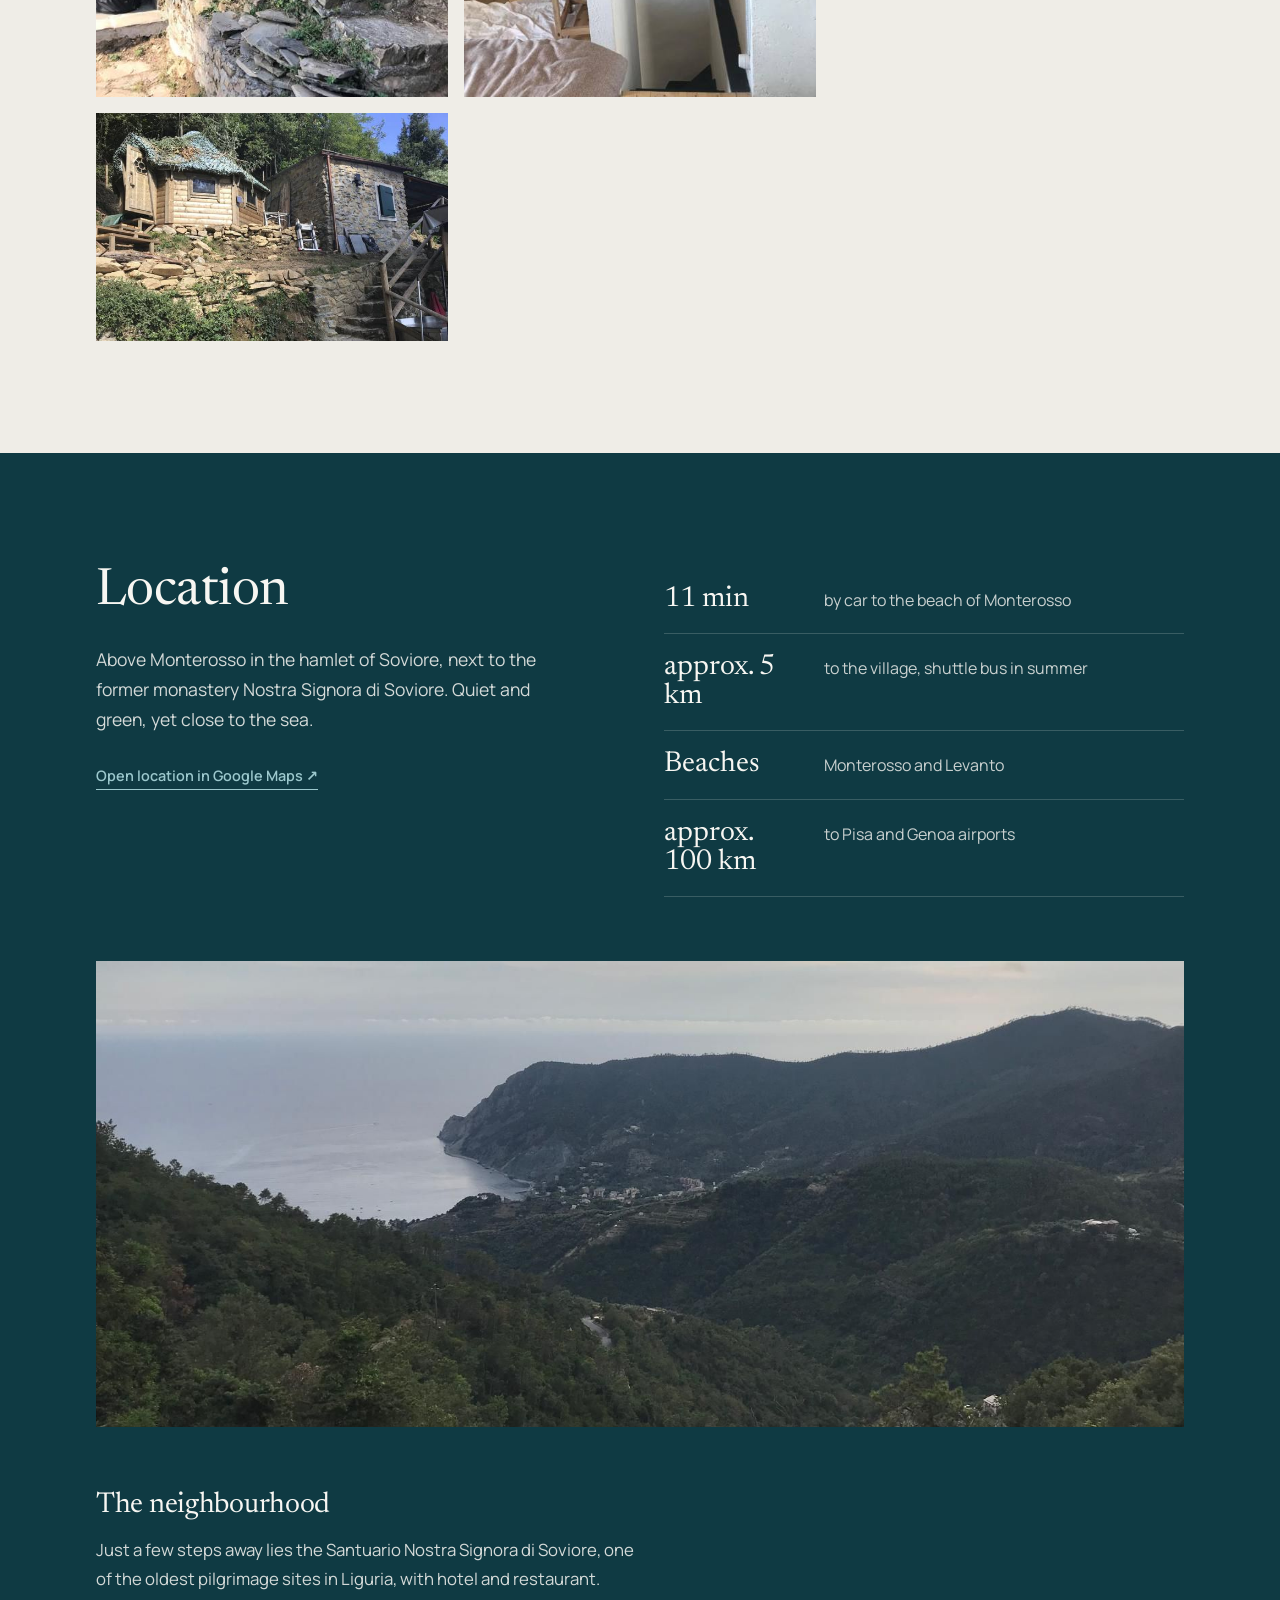
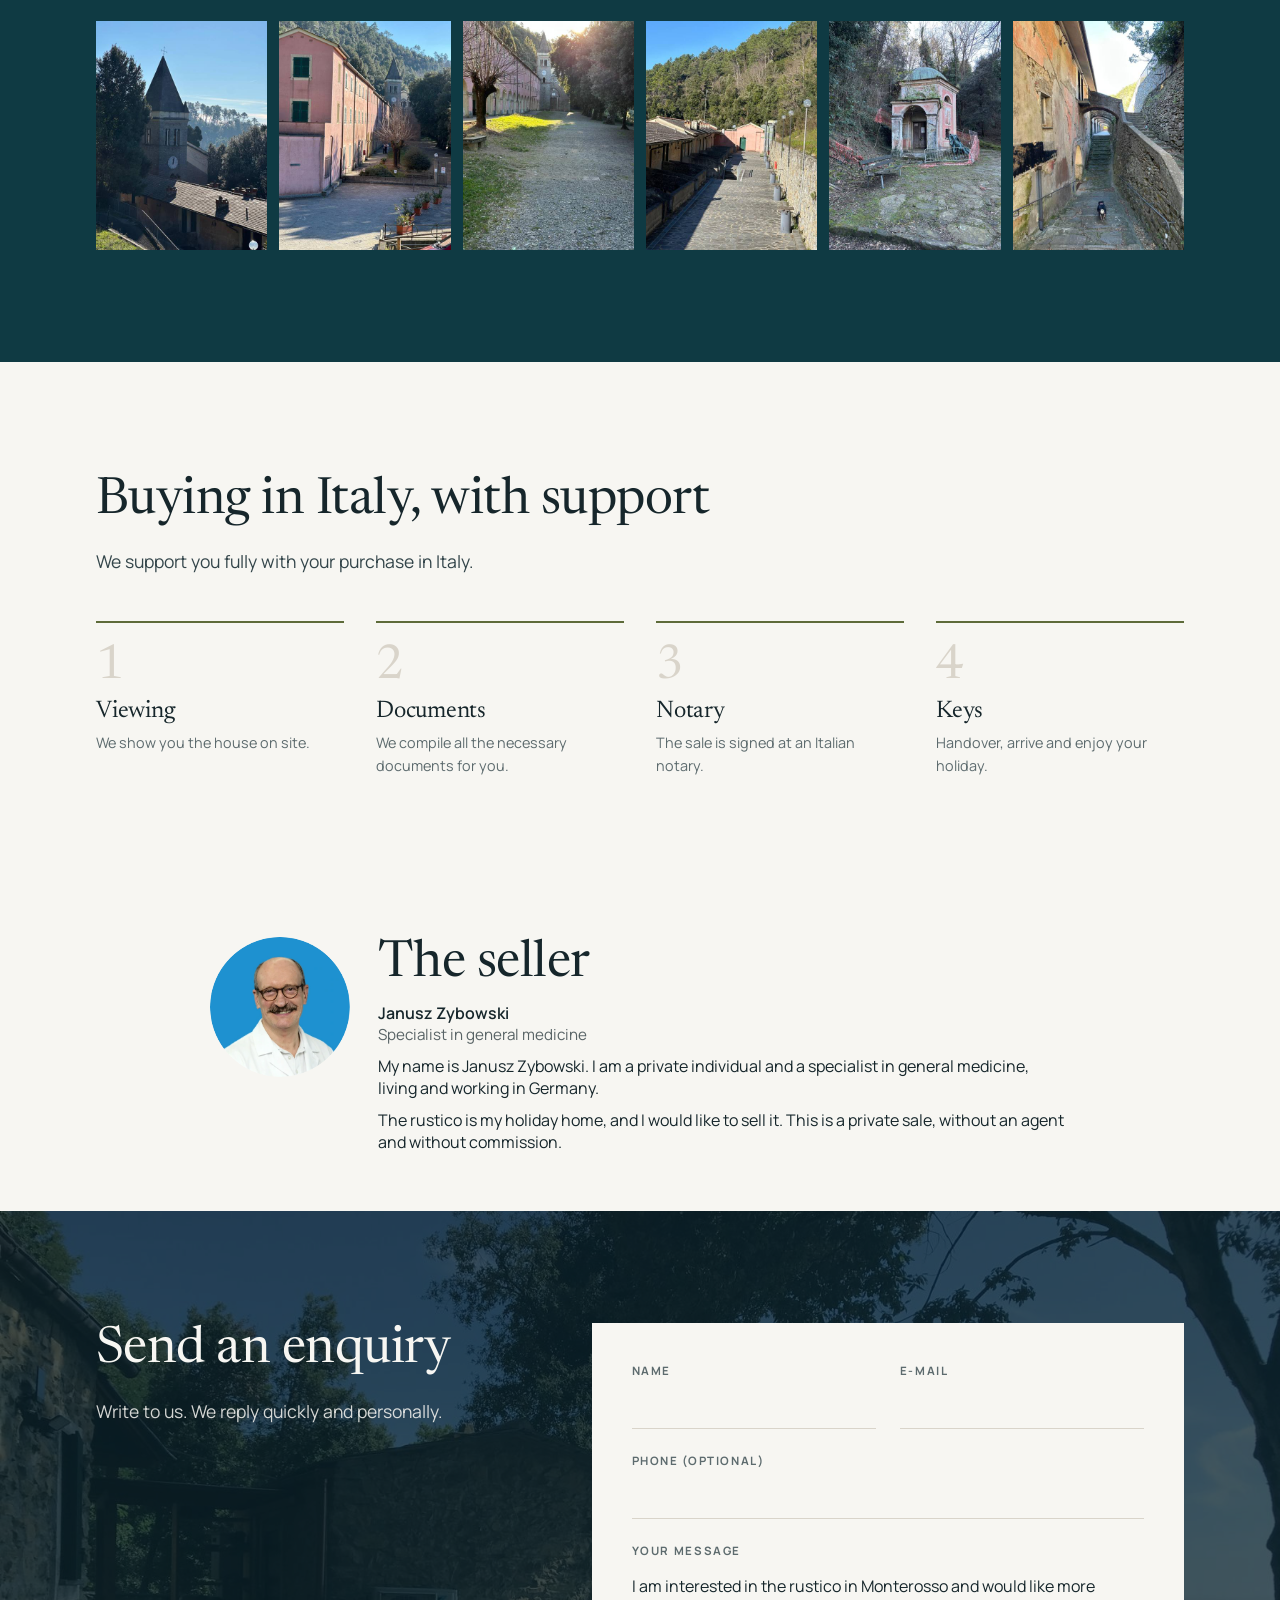
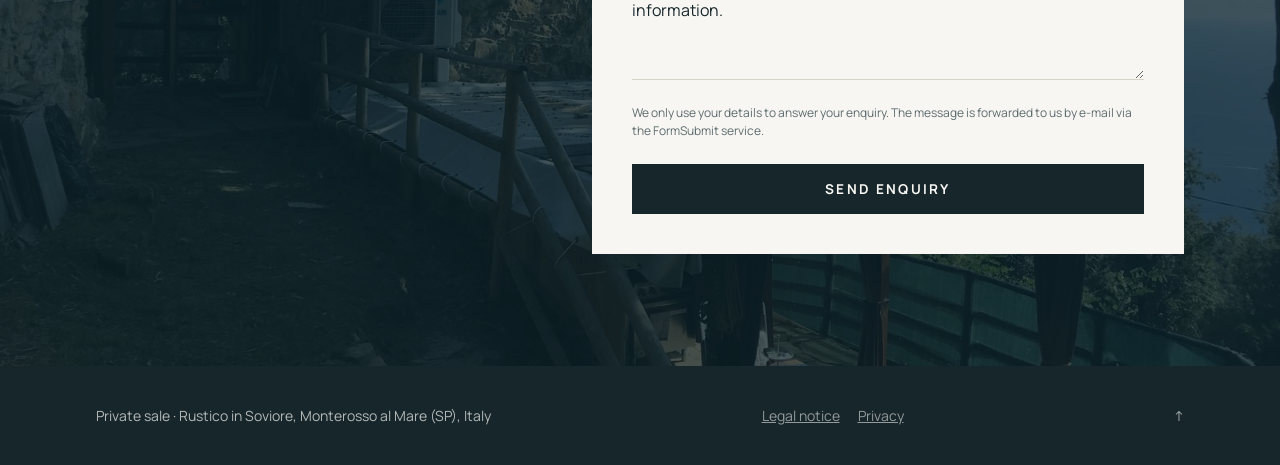
<file: en/index.html>
<!doctype html>
<html lang="en">
<head>
<meta charset="utf-8">
<meta name="viewport" content="width=device-width, initial-scale=1">
<title>Rustico with sea view in Monterosso al Mare · €185,000 o.n.o.</title>
<meta name="description" content="Fully renovated rustico of two stone houses high above Monterosso, Cinque Terre. Parking at the house, 11 minutes to the beach.">
<link rel="canonical" href="https://rustico-monterosso.com/en/"><link rel="alternate" hreflang="de" href="https://rustico-monterosso.com/"><link rel="alternate" hreflang="en" href="https://rustico-monterosso.com/en/"><link rel="alternate" hreflang="fr" href="https://rustico-monterosso.com/fr/"><link rel="alternate" hreflang="it" href="https://rustico-monterosso.com/it/">
<meta property="og:type" content="website">
<meta property="og:title" content="Rustico with sea view in Monterosso al Mare · €185,000 o.n.o.">
<meta property="og:description" content="Fully renovated rustico of two stone houses high above Monterosso, Cinque Terre. Parking at the house, 11 minutes to the beach.">
<meta property="og:url" content="https://rustico-monterosso.com/en/">
<meta property="og:image" content="https://rustico-monterosso.com/og.jpg">
<meta name="twitter:card" content="summary_large_image">
<link rel="icon" href="../favicon.svg" type="image/svg+xml">
<link rel="preload" href="../poster-quer.jpg" as="image" media="(min-aspect-ratio: 1/1)">
<link rel="stylesheet" href="../fonts.css">
<link rel="stylesheet" href="../style.css">
<script type="application/ld+json">{"@context": "https://schema.org", "@type": "Offer", "name": "Rustico ensemble high above Monterosso", "price": "185000", "priceCurrency": "EUR", "url": "https://rustico-monterosso.com/en/", "image": "https://rustico-monterosso.com/og.jpg", "itemOffered": {"@type": "House", "name": "Rustico ensemble high above Monterosso", "floorSize": {"@type": "QuantitativeValue", "value": 50, "unitCode": "MTK"}, "numberOfRooms": 2, "address": {"@type": "PostalAddress", "addressLocality": "Monterosso al Mare", "addressRegion": "SP", "addressCountry": "IT"}}}</script>
</head>
<body>
<header class="bar" id="bar">
  <a class="brand" href="#top"><img src="../favicon.svg" alt="" width="30" height="30"><span>Rustico Soviore</span></a>
  <nav class="links"><a href="#haus">The house</a><a href="#bilder">Photos</a><a href="#lage">Location</a><a href="#kauf">Buying</a></nav>
  <div class="right"><div class="langs" aria-label="Sprache / Language"><a href="../" hreflang="de"><svg class="flag" viewBox="0 0 5 3" aria-hidden="true"><rect width="5" height="1" fill="#000"/><rect y="1" width="5" height="1" fill="#DD0000"/><rect y="2" width="5" height="1" fill="#FFCE00"/></svg><span>DE</span></a><a href="../en/" hreflang="en" aria-current="true"><svg class="flag" viewBox="0 0 60 30" aria-hidden="true"><clipPath id="uk"><path d="M0,0 v30 h60 v-30 z"/></clipPath><path d="M0,0 v30 h60 v-30 z" fill="#012169"/><path d="M0,0 L60,30 M60,0 L0,30" stroke="#fff" stroke-width="6" clip-path="url(#uk)"/><path d="M0,0 L60,30 M60,0 L0,30" stroke="#C8102E" stroke-width="3" clip-path="url(#uk)"/><path d="M30,0 v30 M0,15 h60" stroke="#fff" stroke-width="10"/><path d="M30,0 v30 M0,15 h60" stroke="#C8102E" stroke-width="6"/></svg><span>EN</span></a><a href="../fr/" hreflang="fr"><svg class="flag" viewBox="0 0 3 2" aria-hidden="true"><rect width="1" height="2" fill="#002654"/><rect x="1" width="1" height="2" fill="#fff"/><rect x="2" width="1" height="2" fill="#CE1126"/></svg><span>FR</span></a><a href="../it/" hreflang="it"><svg class="flag" viewBox="0 0 3 2" aria-hidden="true"><rect width="1" height="2" fill="#009246"/><rect x="1" width="1" height="2" fill="#fff"/><rect x="2" width="1" height="2" fill="#CE2B37"/></svg><span>IT</span></a></div><a class="head-cta" href="#kontakt">Enquire</a></div>
</header>
<main>
<section class="hero" id="top">
  <picture><source media="(max-aspect-ratio: 1/1)" srcset="../poster-hoch.jpg"><img class="hero-media" src="../poster-quer.jpg" alt=""></picture>
  <video class="hero-media" id="bgvideo" poster="../poster-quer.jpg" muted loop playsinline preload="none" aria-hidden="true" data-wide="../video/hero-quer.mp4" data-tall="../video/hero-hoch.mp4" data-sound-wide="../video/rundgang-quer.mp4" data-sound-tall="../video/rundgang-hoch.mp4"></video>
  <div class="hero-shade"></div>
  <div class="hero-inner wrap">
    <p class="eyebrow">Monterosso al Mare · Cinque Terre</p>
    <h1>Rustico ensemble high above Monterosso</h1>
    <p class="lead">Two small, fully renovated stone houses overlooking the bay. Parking right at the house, 11 minutes to the beach.</p>
    <div class="hero-row">
      <div class="price"><small>Price</small><strong>€185,000 o.n.o.</strong></div>
      <a class="visit-cta" href="#kontakt">Request a viewing <span aria-hidden="true">→</span></a>
      <button type="button" class="sound-cta" id="soundBtn"><span class="play" aria-hidden="true"><svg width="12" height="14" viewBox="0 0 12 14"><path d="M1 1l10 6-10 6z" fill="currentColor"/></svg></span>Watch the tour with sound</button>
    </div>
  </div>
</section>

<section class="intro wrap" id="haus">
  <div><h2>Arrive and enjoy your holiday</h2><div class="prose"><p>High above Monterosso lies this fully renovated rustico made of two small houses, with a fantastic view over the bay of Monterosso.</p><p>Completely secluded, above a former monastery that is now a restaurant and hotel.</p><p>The two houses offer about 50 m² of living space with two rooms and a bathroom, plus an open, fully equipped, high-quality kitchen with seating under a weatherproof pergola.</p><p>The high-quality furniture and the professional outdoor kitchen are included in the price. South-facing with an unobstructed view over the bay.</p></div></div>
  <dl class="facts"><div><dt>approx. 50 m²</dt><dd>living space</dd></div><div><dt>approx. 850 m²</dt><dd>south-facing hillside plot</dd></div><div><dt>2 houses</dt><dd>main house and bath house</dd></div><div><dt>2 rooms</dt><dd>living room and bedroom</dd></div><div><dt>1 bathroom</dt><dd>with window, shower and washing machine</dd></div><div><dt>Outdoor kitchen</dt><dd>professional kitchen under the pergola</dd></div><div><dt>Guest house</dt><dd>small wooden cabin</dd></div><div><dt>Air conditioning</dt><dd>in every room, heat pump</dd></div><div><dt>Furnished</dt><dd>furniture included in the price</dd></div><div><dt>Parking</dt><dd>right at the house</dd></div></dl>
</section>

<section class="plan wrap" id="grundriss">
  <div class="plan-copy"><h2>Floor plan</h2><p>Ground floor with kitchen and outdoor kitchen, upper floor with room, bathroom and WC. Marked in red: the new connecting room between the houses.</p><a class="map-link dark" href="../grundriss.pdf" target="_blank" rel="noopener">Open floor plan as PDF ↗</a>
    <h3 class="equip-title">Features</h3><ul class="equip"><li>High-quality furniture included</li><li>Professional outdoor kitchen with stove, fridge and worktops</li><li>New windows and wooden shutters</li><li>Air conditioning in every room</li><li>Bathroom with window, shower and washing machine</li><li>Natural stone paving at entrance and forecourt</li><li>Storage room in the wooden cabin</li><li>Satellite connection</li><li>Mains water and own spring, electricity</li></ul></div>
  <a class="plan-img" href="../grundriss.png" target="_blank" rel="noopener"><img src="../grundriss.png" alt="Floor plan" width="880" height="1260" loading="lazy"></a>
  <figure class="draw"><a href="../schnitt.jpg" target="_blank" rel="noopener"><img src="../schnitt.jpg" alt="Section, west elevation and upper floor showing the air conditioning units" width="1289" height="752" loading="lazy"></a><figcaption>Section, west elevation and upper floor showing the air conditioning units</figcaption></figure>
  <div class="plans"><h3 class="equip-title">More plans</h3><div class="plans-grid"><figure class="draw"><a href="../plaene/lageplan-bestand.jpg" target="_blank" rel="noopener"><img src="../plaene/lageplan-bestand.jpg" alt="Site plan and elevations, existing state (January 2021)" loading="lazy"></a><figcaption>Site plan and elevations, existing state (January 2021)</figcaption></figure><figure class="draw"><a href="../plaene/lageplan-projekt.jpg" target="_blank" rel="noopener"><img src="../plaene/lageplan-projekt.jpg" alt="Site plan with garden, fence and pergola, project (April 2021)" loading="lazy"></a><figcaption>Site plan with garden, fence and pergola, project (April 2021)</figcaption></figure><figure class="draw"><a href="../plaene/katasterplan.jpg" target="_blank" rel="noopener"><img src="../plaene/katasterplan.jpg" alt="Cadastral map Monterosso al Mare, sheet 7, parcels 265 and 44" loading="lazy"></a><figcaption>Cadastral map Monterosso al Mare, sheet 7, parcels 265 and 44</figcaption></figure></div></div>
</section>

<section class="gallery" id="bilder">
  <div class="wrap">
    <div class="gal-head"><h2>A tour in pictures</h2><p>All photos show the house as it is.</p></div>
    <div class="masonry"><button type="button" class="tile" data-i="0" aria-label="Access from the road with parking"><img src="../photos/t_01.jpg" alt="Access from the road with parking" width="1600" height="1200" loading="lazy"><span>Access from the road with parking</span></button><button type="button" class="tile" data-i="1" aria-label="Garden path up to the stone house"><img src="../photos/t_02.jpg" alt="Garden path up to the stone house" width="1200" height="1600" loading="lazy"><span>Garden path up to the stone house</span></button><button type="button" class="tile" data-i="2" aria-label="Path with wooden railing"><img src="../photos/t_03.jpg" alt="Path with wooden railing" width="1600" height="1200" loading="lazy"><span>Path with wooden railing</span></button><button type="button" class="tile" data-i="3" aria-label="Natural stone terrace"><img src="../photos/t_04.jpg" alt="Natural stone terrace" width="1600" height="1200" loading="lazy"><span>Natural stone terrace</span></button><button type="button" class="tile" data-i="4" aria-label="The rustico among the trees"><img src="../photos/t_05.jpg" alt="The rustico among the trees" width="1600" height="1200" loading="lazy"><span>The rustico among the trees</span></button><button type="button" class="tile" data-i="5" aria-label="Main stone house"><img src="../photos/t_06.jpg" alt="Main stone house" width="1200" height="1600" loading="lazy"><span>Main stone house</span></button><button type="button" class="tile" data-i="6" aria-label="Old stone stairs"><img src="../photos/t_07.jpg" alt="Old stone stairs" width="1200" height="1600" loading="lazy"><span>Old stone stairs</span></button><button type="button" class="tile" data-i="7" aria-label="Ensemble with wooden guest house"><img src="../photos/t_08.jpg" alt="Ensemble with wooden guest house" width="1600" height="1200" loading="lazy"><span>Ensemble with wooden guest house</span></button><button type="button" class="tile" data-i="8" aria-label="Wooden guest house"><img src="../photos/t_09.jpg" alt="Wooden guest house" width="1600" height="1200" loading="lazy"><span>Wooden guest house</span></button><button type="button" class="tile" data-i="9" aria-label="Walkway under the pergola"><img src="../photos/t_10.jpg" alt="Walkway under the pergola" width="1200" height="1600" loading="lazy"><span>Walkway under the pergola</span></button><button type="button" class="tile" data-i="10" aria-label="Covered outdoor kitchen"><img src="../photos/t_11.jpg" alt="Covered outdoor kitchen" width="1600" height="1200" loading="lazy"><span>Covered outdoor kitchen</span></button><button type="button" class="tile" data-i="11" aria-label="Living room with air conditioning"><img src="../photos/t_12.jpg" alt="Living room with air conditioning" width="1200" height="1600" loading="lazy"><span>Living room with air conditioning</span></button><button type="button" class="tile" data-i="12" aria-label="Living room with window"><img src="../photos/t_13.jpg" alt="Living room with window" width="1600" height="1200" loading="lazy"><span>Living room with window</span></button><button type="button" class="tile" data-i="13" aria-label="Kitchen shelves"><img src="../photos/t_14.jpg" alt="Kitchen shelves" width="1600" height="1200" loading="lazy"><span>Kitchen shelves</span></button><button type="button" class="tile" data-i="14" aria-label="Inner staircase and stone wall"><img src="../photos/t_15.jpg" alt="Inner staircase and stone wall" width="1200" height="1600" loading="lazy"><span>Inner staircase and stone wall</span></button><button type="button" class="tile" data-i="15" aria-label="Bedroom"><img src="../photos/t_16.jpg" alt="Bedroom" width="1200" height="1600" loading="lazy"><span>Bedroom</span></button><button type="button" class="tile" data-i="16" aria-label="Bath house"><img src="../photos/t_17.jpg" alt="Bath house" width="1600" height="1200" loading="lazy"><span>Bath house</span></button><button type="button" class="tile" data-i="17" aria-label="New connecting room from outside, with sea view"><img src="../photos/t_22.jpg" alt="New connecting room from outside, with sea view" width="1600" height="1200" loading="lazy"><span>New connecting room from outside, with sea view</span></button><button type="button" class="tile" data-i="18" aria-label="Pergola with sea view"><img src="../photos/t_18.jpg" alt="Pergola with sea view" width="1600" height="1200" loading="lazy"><span>Pergola with sea view</span></button><button type="button" class="tile" data-i="19" aria-label="Pergola walkway with sea view"><img src="../photos/t_21.jpg" alt="Pergola walkway with sea view" width="1600" height="1200" loading="lazy"><span>Pergola walkway with sea view</span></button><button type="button" class="tile" data-i="20" aria-label="View from the window to the sea"><img src="../photos/t_19.jpg" alt="View from the window to the sea" width="1200" height="1600" loading="lazy"><span>View from the window to the sea</span></button><button type="button" class="tile" data-i="21" aria-label="View over the bay of Monterosso"><img src="../photos/t_20.jpg" alt="View over the bay of Monterosso" width="1600" height="1200" loading="lazy"><span>View over the bay of Monterosso</span></button></div>
  </div>
</section>

<section class="loc" id="lage">
  <div class="wrap loc-grid">
    <div><h2>Location</h2><p>Above Monterosso in the hamlet of Soviore, next to the former monastery Nostra Signora di Soviore. Quiet and green, yet close to the sea.</p><a class="map-link" href="https://www.google.com/maps/search/?api=1&query=Santuario+Nostra+Signora+di+Soviore+Monterosso+al+Mare" target="_blank" rel="noopener noreferrer">Open location in Google Maps ↗</a></div>
    <ul class="dist"><li><span>11 min</span><span>by car to the beach of Monterosso</span></li><li><span>approx. 5 km</span><span>to the village, shuttle bus in summer</span></li><li><span>Beaches</span><span>Monterosso and Levanto</span></li><li><span>approx. 100 km</span><span>to Pisa and Genoa airports</span></li></ul>
  </div>
  <div class="wrap"><img class="wide" src="../photos/20.jpg" alt="View over the bay of Monterosso" loading="lazy" width="1600" height="1200"></div>
  <div class="wrap area"><h3>The neighbourhood</h3><p>Just a few steps away lies the Santuario Nostra Signora di Soviore, one of the oldest pilgrimage sites in Liguria, with hotel and restaurant.</p><div class="area-grid"><button type="button" class="tile" data-i="22" aria-label="Bell tower of the Santuario di Soviore"><img src="../photos/t_26.jpg" alt="Bell tower of the Santuario di Soviore" width="1200" height="1600" loading="lazy"><span>Bell tower of the Santuario di Soviore</span></button><button type="button" class="tile" data-i="23" aria-label="The former monastery, now hotel and restaurant"><img src="../photos/t_27.jpg" alt="The former monastery, now hotel and restaurant" width="1200" height="1600" loading="lazy"><span>The former monastery, now hotel and restaurant</span></button><button type="button" class="tile" data-i="24" aria-label="Avenue to the Santuario"><img src="../photos/t_28.jpg" alt="Avenue to the Santuario" width="1200" height="1600" loading="lazy"><span>Avenue to the Santuario</span></button><button type="button" class="tile" data-i="25" aria-label="Paved path by the monastery"><img src="../photos/t_29.jpg" alt="Paved path by the monastery" width="1200" height="1600" loading="lazy"><span>Paved path by the monastery</span></button><button type="button" class="tile" data-i="26" aria-label="Small chapel nearby"><img src="../photos/t_30.jpg" alt="Small chapel nearby" width="1200" height="1600" loading="lazy"><span>Small chapel nearby</span></button><button type="button" class="tile" data-i="27" aria-label="Lane with steps by the monastery"><img src="../photos/t_31.jpg" alt="Lane with steps by the monastery" width="1200" height="1600" loading="lazy"><span>Lane with steps by the monastery</span></button></div></div>
</section>

<section class="buy wrap" id="kauf">
  <h2>Buying in Italy, with support</h2><p class="sub">We support you fully with your purchase in Italy.</p>
  <ol class="steps"><li><span class="num">1</span><h3>Viewing</h3><p>We show you the house on site.</p></li><li><span class="num">2</span><h3>Documents</h3><p>We compile all the necessary documents for you.</p></li><li><span class="num">3</span><h3>Notary</h3><p>The sale is signed at an Italian notary.</p></li><li><span class="num">4</span><h3>Keys</h3><p>Handover, arrive and enjoy your holiday.</p></li></ol>
</section>

<section class="seller wrap" id="verkaeufer"><img src="../verkaeufer.webp" alt="Janusz Zybowski" width="200" height="200" loading="lazy"><div><h2>The seller</h2><p class="seller-name">Janusz Zybowski<span>Specialist in general medicine</span></p><p>My name is Janusz Zybowski. I am a private individual and a specialist in general medicine, living and working in Germany.</p><p>The rustico is my holiday home, and I would like to sell it. This is a private sale, without an agent and without commission.</p></div></section>

<section class="contact" id="kontakt">
  <img class="contact-bg" src="../photos/18.jpg" alt="" loading="lazy">
  <div class="contact-shade"></div>
  <div class="wrap contact-grid">
    <div class="contact-copy"><h2>Send an enquiry</h2><p>Write to us. We reply quickly and personally.</p></div>
    <form id="form" class="card" novalidate>
      <div class="fields">
        <label>Name<input name="name" required minlength="2" maxlength="120" autocomplete="name"></label>
        <label>E-mail<input name="email" type="email" required maxlength="200" autocomplete="email"></label>
        <label class="full">Phone (optional)<input name="phone" type="tel" maxlength="60" autocomplete="tel"></label>
        <label class="full">Your message<textarea name="message" required minlength="5" maxlength="4000" rows="4">I am interested in the rustico in Monterosso and would like more information.</textarea></label>
        <input class="hp" name="_honey" tabindex="-1" autocomplete="off" aria-hidden="true">
      </div>
      <p class="privacy">We only use your details to answer your enquiry. The message is forwarded to us by e-mail via the FormSubmit service.</p>
      <p class="err" id="formErr" role="alert" hidden>That did not work. Please check your details and try again.</p>
      <button class="submit" type="submit"><span class="prog" aria-hidden="true"></span><span class="lbl" data-send="Send enquiry" data-sending="Sending …">Send enquiry</span></button>
      <div class="ok" id="formOk" hidden><strong>✓</strong><p>Thank you! Your enquiry has arrived. We will be in touch soon.</p></div>
    </form>
  </div>
</section>
</main>
<div class="mbar" id="mbar"><div><small>Price</small><strong>€185,000 o.n.o.</strong></div><a href="#kontakt">Request a viewing →</a></div>
<footer class="foot"><div class="wrap"><span>Private sale · Rustico in Soviore, Monterosso al Mare (SP), Italy</span><span class="flinks"><a href="../en/impressum.html" class="flink">Legal notice</a><a href="../en/datenschutz.html" class="flink">Privacy</a></span><a href="#top" aria-label="top">↑</a></div></footer>

<div class="modal" id="videoModal" hidden><div class="modal-in"><button type="button" class="close" data-close>Close ✕</button><video id="modalVideo" controls playsinline></video></div></div>
<div class="modal lb" id="lightbox" hidden>
  <div class="lb-top"><span id="lbCap"></span><button type="button" class="close" data-close>Close ✕</button></div>
  <div class="lb-stage"><button type="button" class="nav prev" aria-label="‹">‹</button><img id="lbImg" alt=""><button type="button" class="nav next" aria-label="›">›</button></div>
</div>
<script>window.PHOTOS=[{"src": "../photos/01.jpg", "alt": "Access from the road with parking"}, {"src": "../photos/02.jpg", "alt": "Garden path up to the stone house"}, {"src": "../photos/03.jpg", "alt": "Path with wooden railing"}, {"src": "../photos/04.jpg", "alt": "Natural stone terrace"}, {"src": "../photos/05.jpg", "alt": "The rustico among the trees"}, {"src": "../photos/06.jpg", "alt": "Main stone house"}, {"src": "../photos/07.jpg", "alt": "Old stone stairs"}, {"src": "../photos/08.jpg", "alt": "Ensemble with wooden guest house"}, {"src": "../photos/09.jpg", "alt": "Wooden guest house"}, {"src": "../photos/10.jpg", "alt": "Walkway under the pergola"}, {"src": "../photos/11.jpg", "alt": "Covered outdoor kitchen"}, {"src": "../photos/12.jpg", "alt": "Living room with air conditioning"}, {"src": "../photos/13.jpg", "alt": "Living room with window"}, {"src": "../photos/14.jpg", "alt": "Kitchen shelves"}, {"src": "../photos/15.jpg", "alt": "Inner staircase and stone wall"}, {"src": "../photos/16.jpg", "alt": "Bedroom"}, {"src": "../photos/17.jpg", "alt": "Bath house"}, {"src": "../photos/22.jpg", "alt": "New connecting room from outside, with sea view"}, {"src": "../photos/18.jpg", "alt": "Pergola with sea view"}, {"src": "../photos/21.jpg", "alt": "Pergola walkway with sea view"}, {"src": "../photos/19.jpg", "alt": "View from the window to the sea"}, {"src": "../photos/20.jpg", "alt": "View over the bay of Monterosso"}, {"src": "../photos/26.jpg", "alt": "Bell tower of the Santuario di Soviore"}, {"src": "../photos/27.jpg", "alt": "The former monastery, now hotel and restaurant"}, {"src": "../photos/28.jpg", "alt": "Avenue to the Santuario"}, {"src": "../photos/29.jpg", "alt": "Paved path by the monastery"}, {"src": "../photos/30.jpg", "alt": "Small chapel nearby"}, {"src": "../photos/31.jpg", "alt": "Lane with steps by the monastery"}];window.FORM_ENDPOINT="https://formsubmit.co/ajax/mb@brandmonks.de";window.LANG="en";</script>
<script src="../app.js" defer></script>
</body>
</html>
</file>
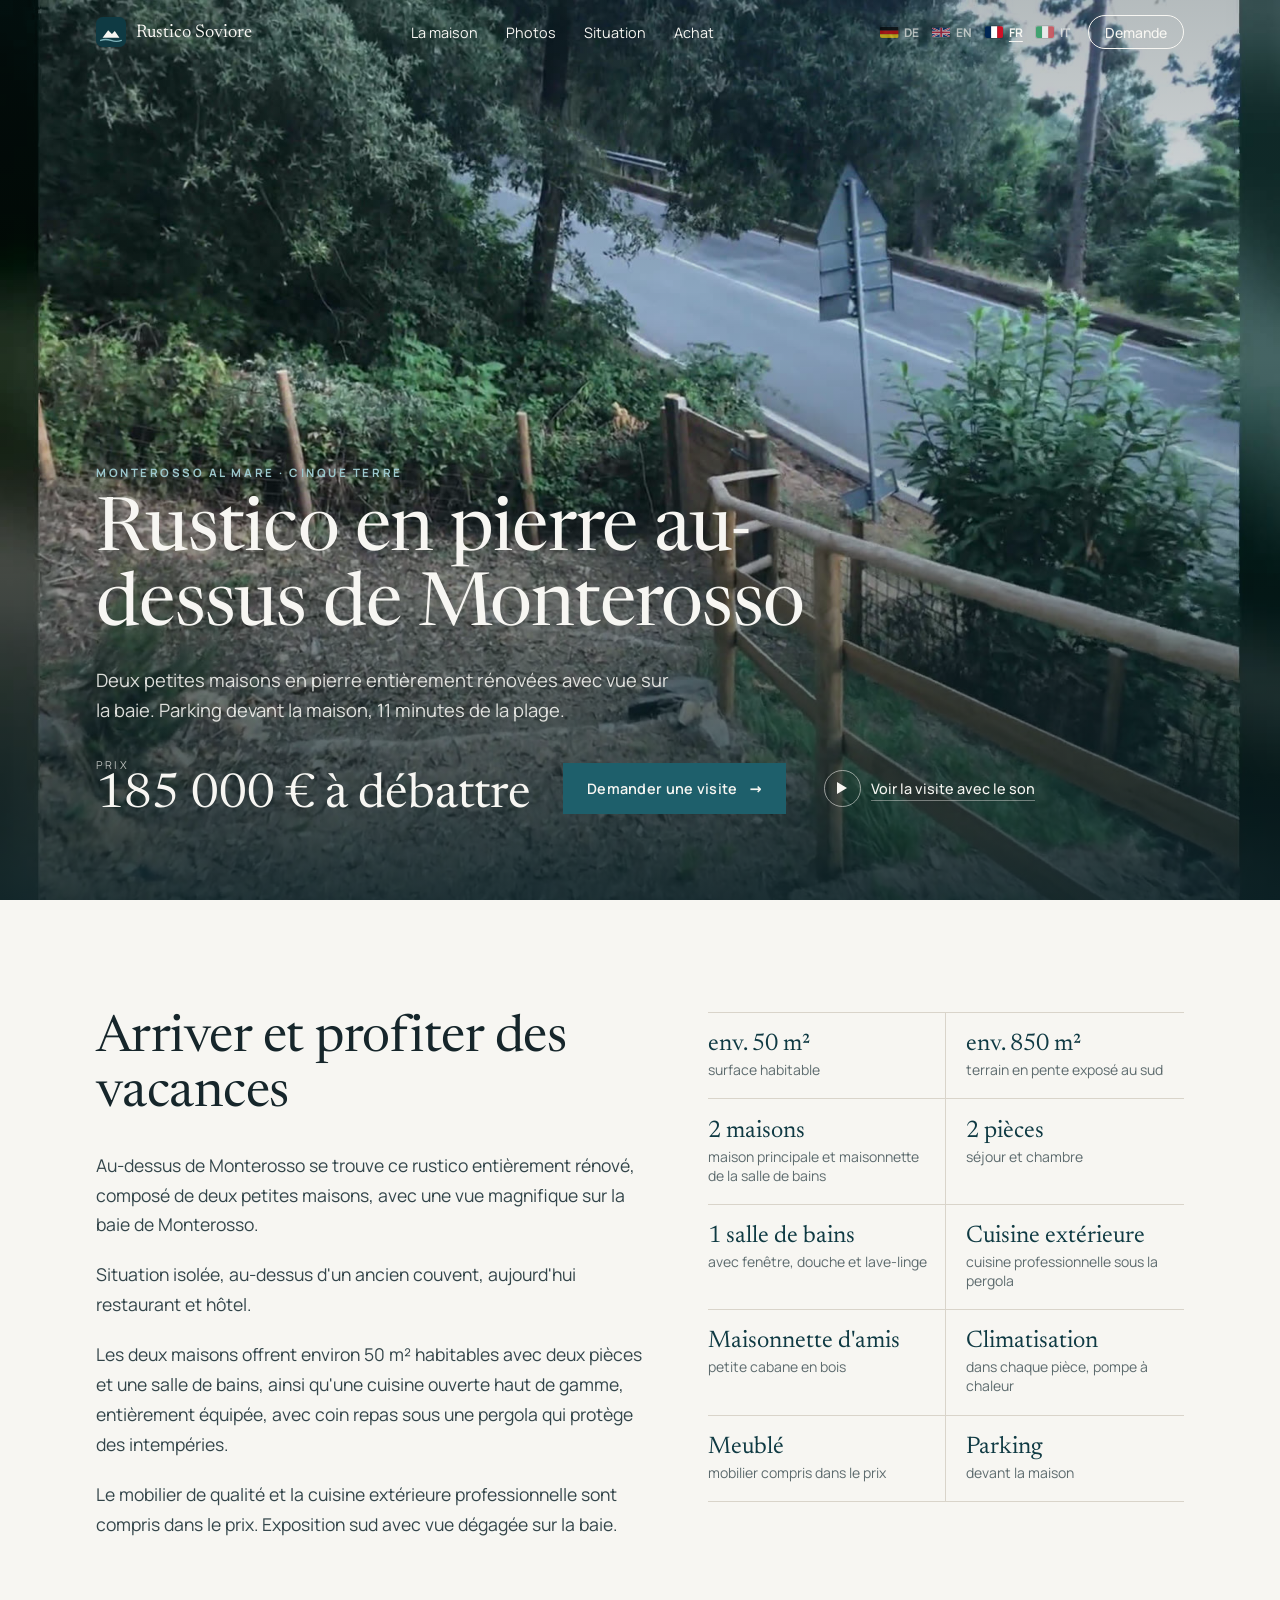
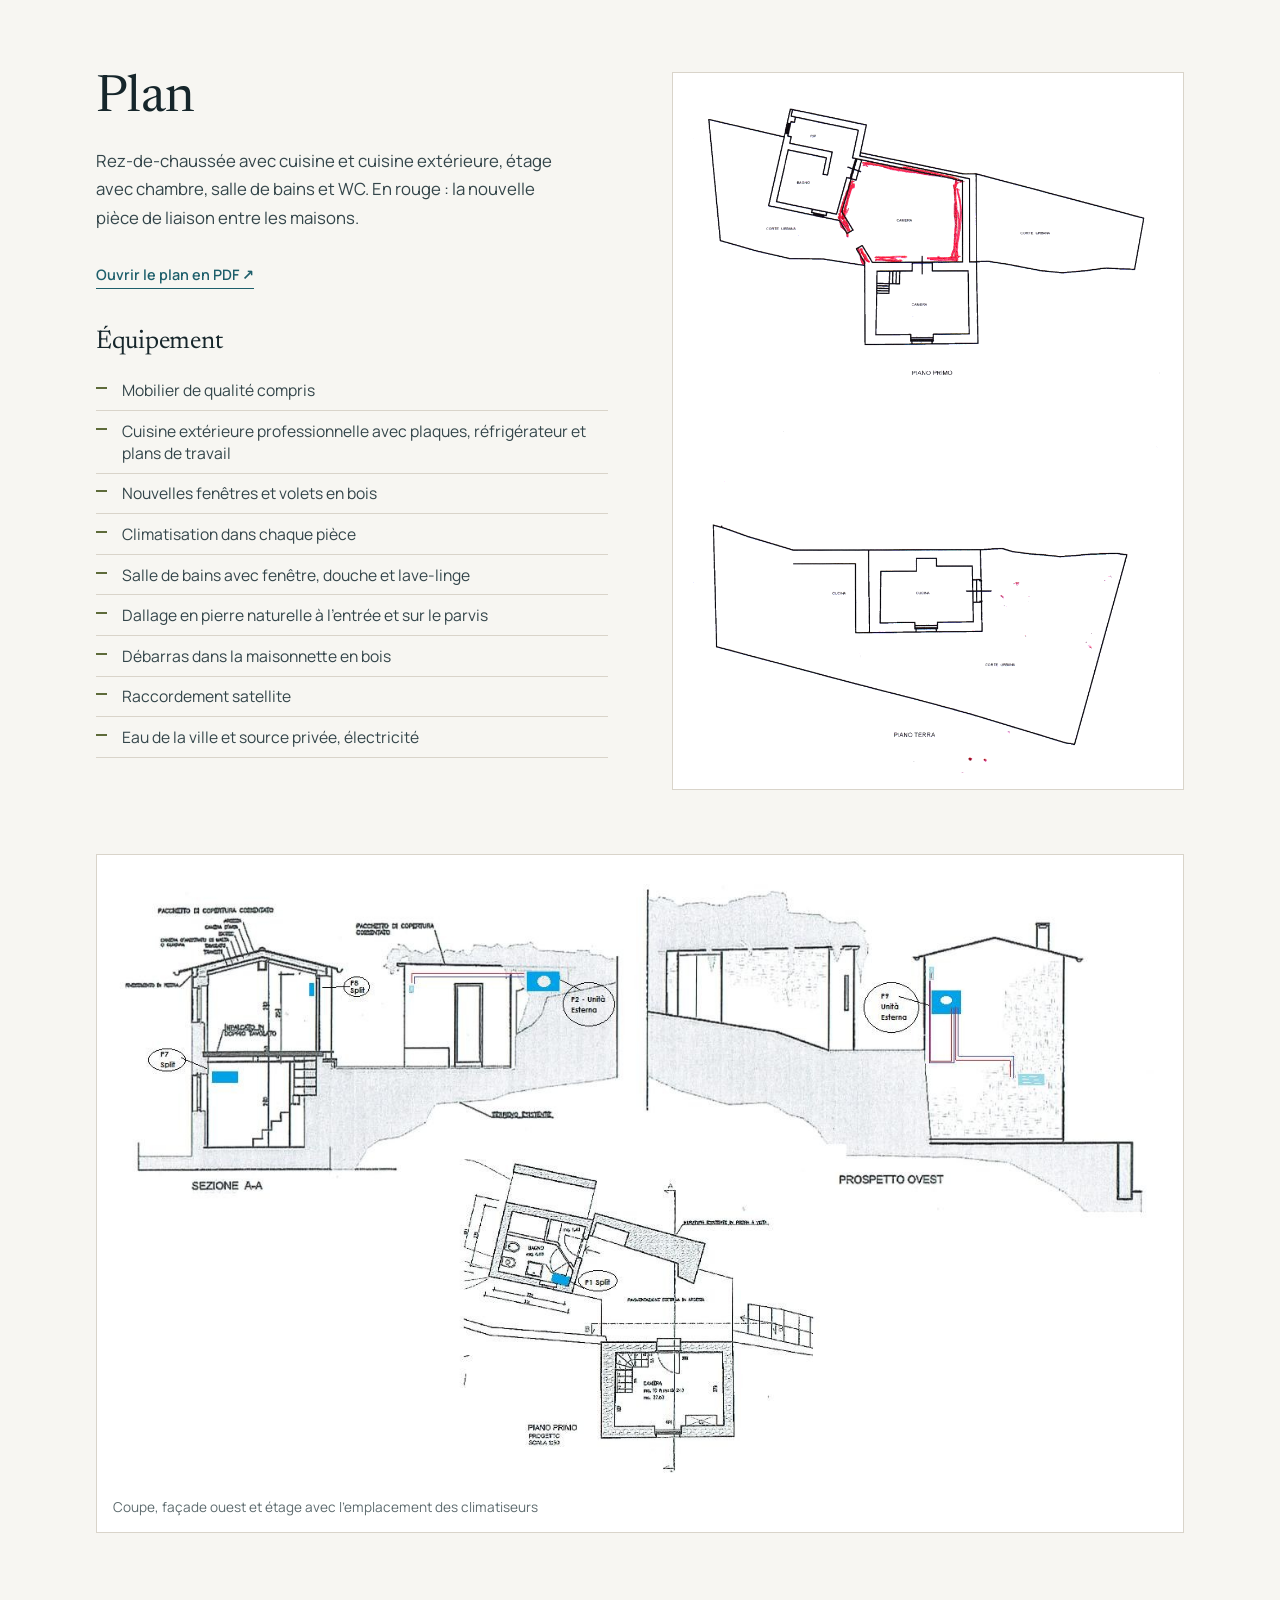
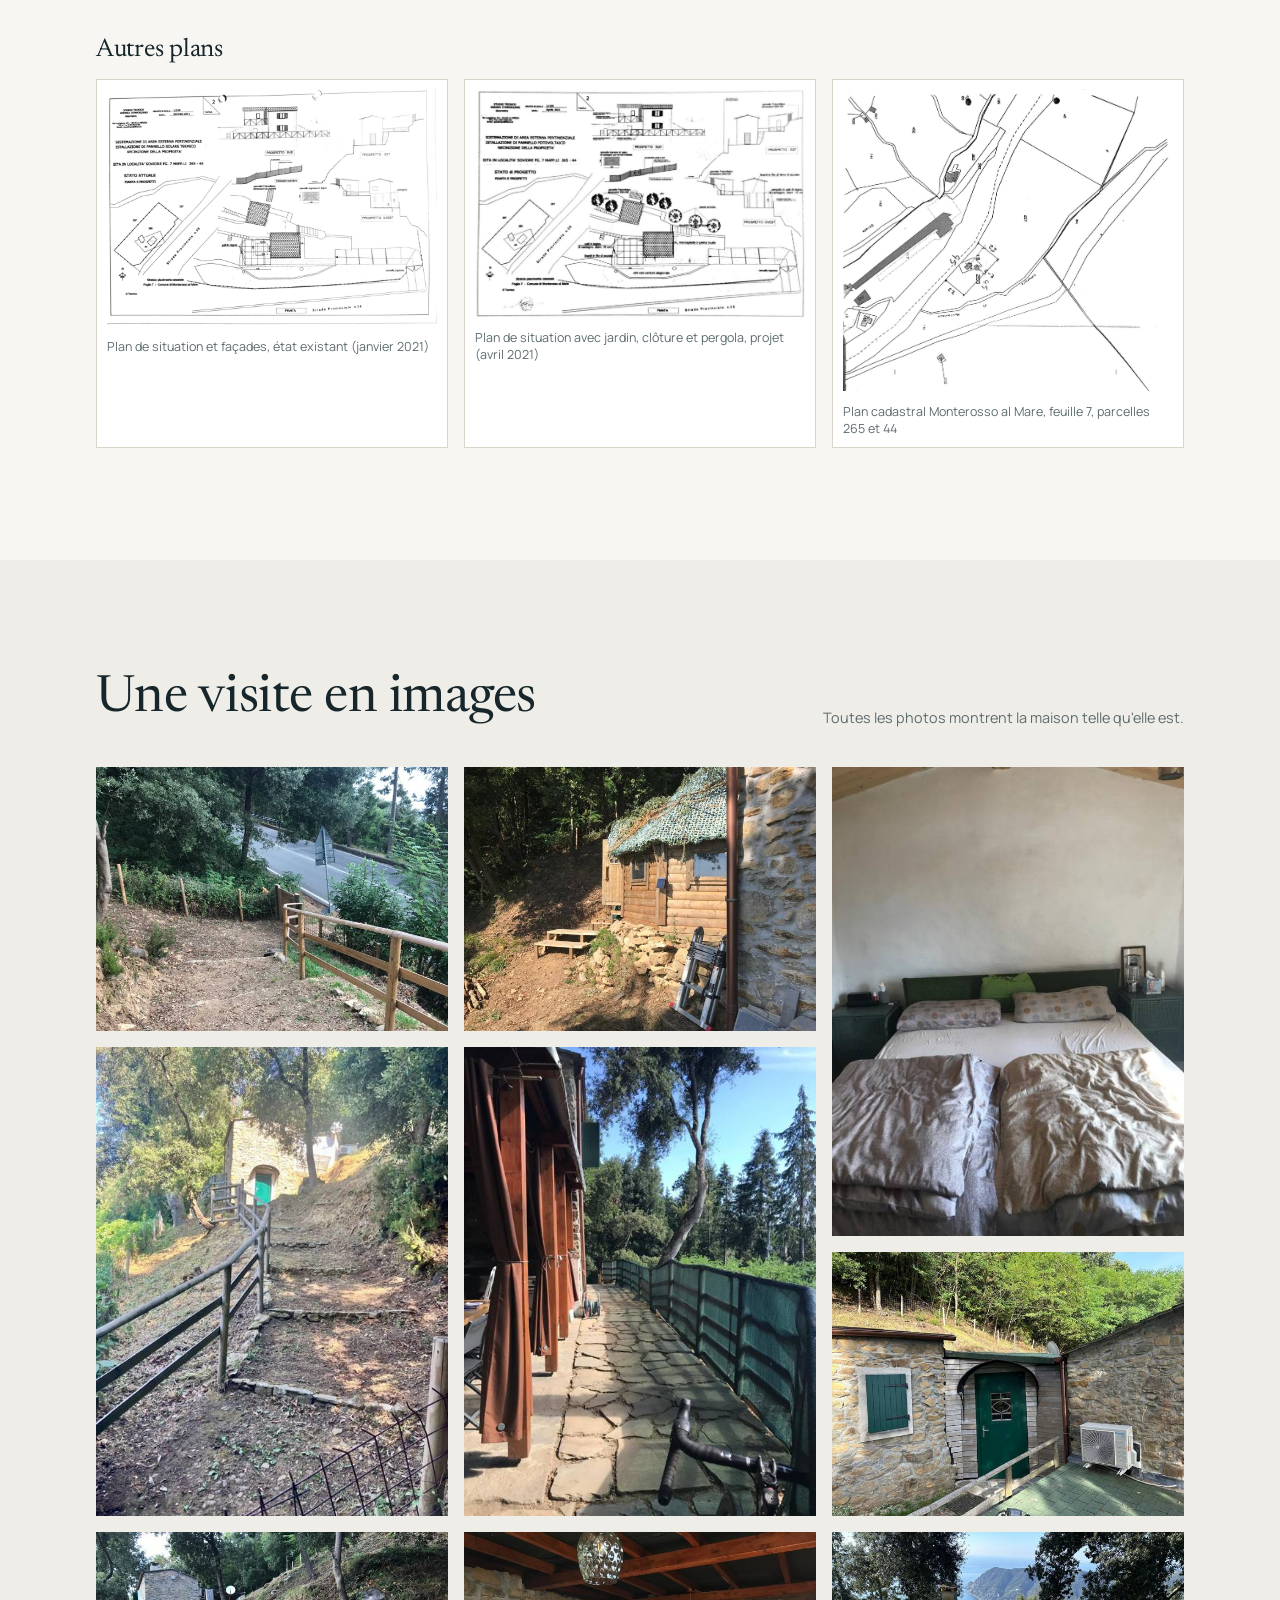
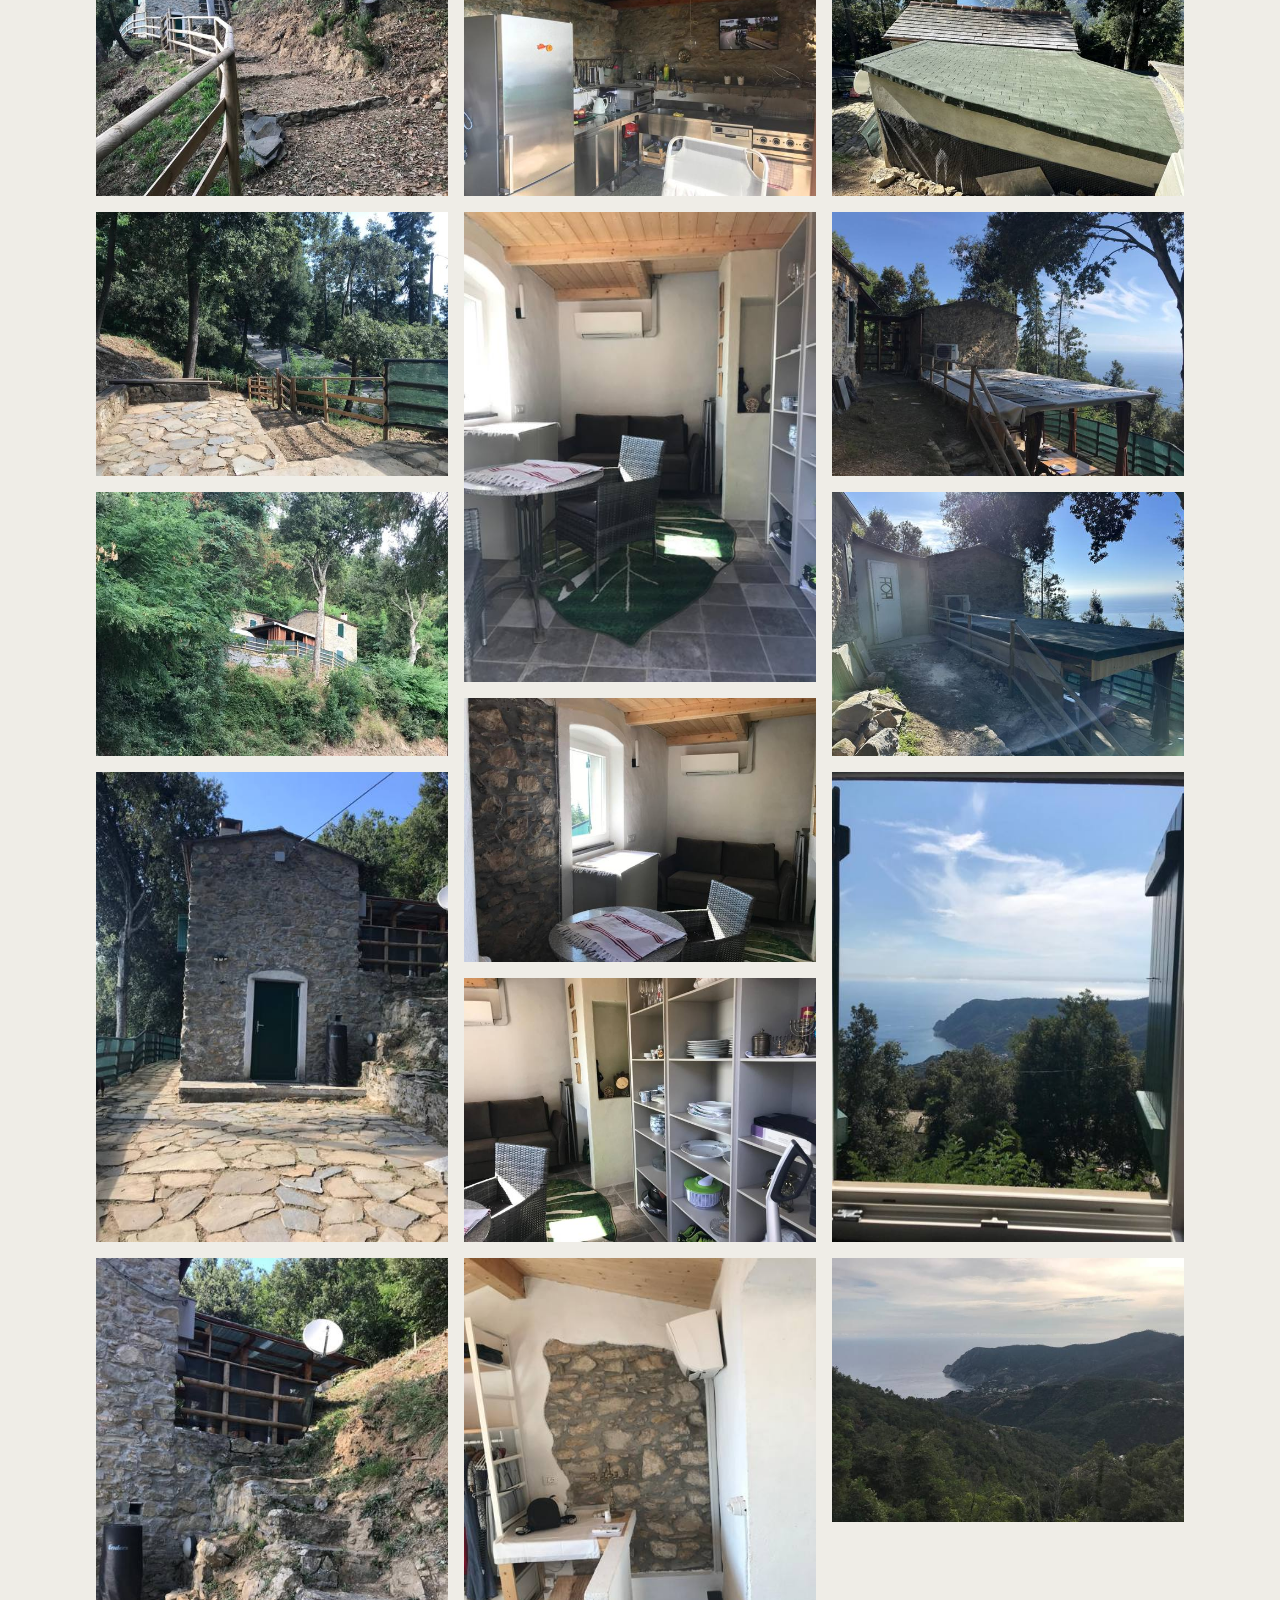
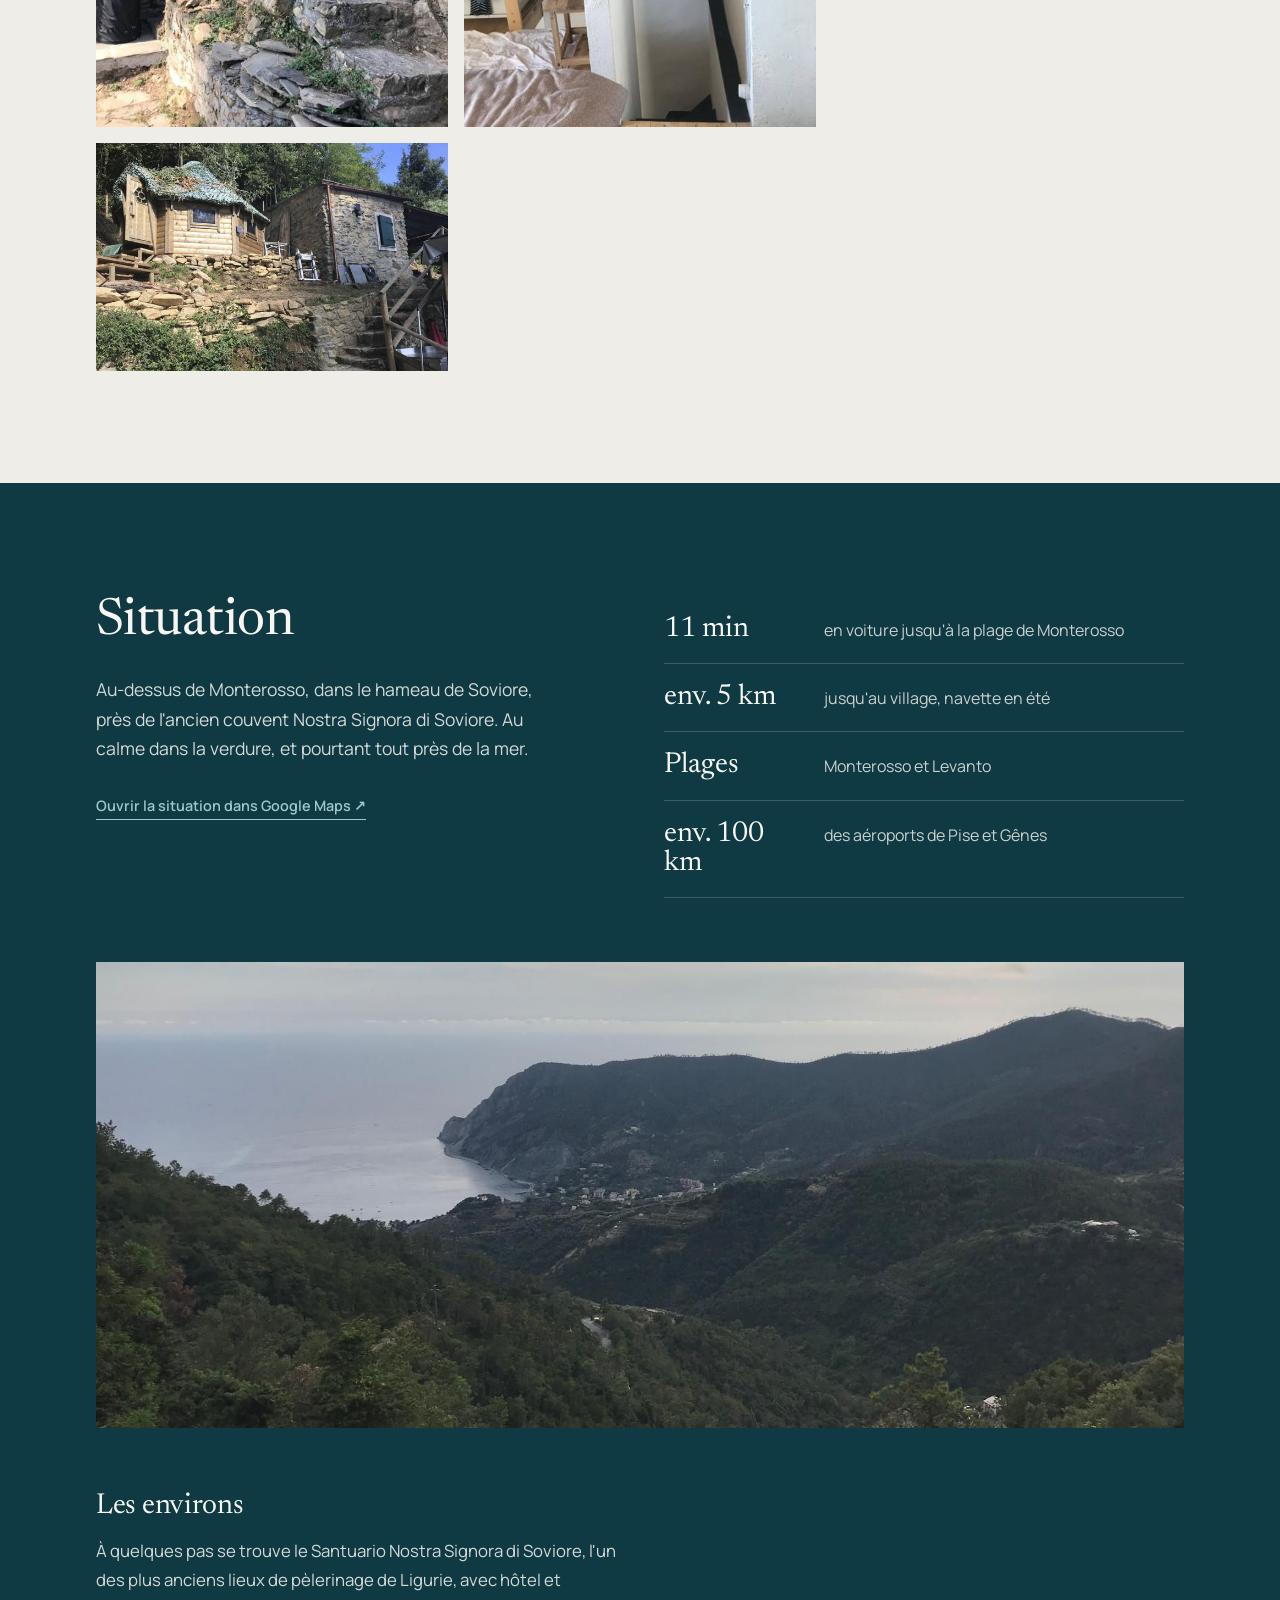
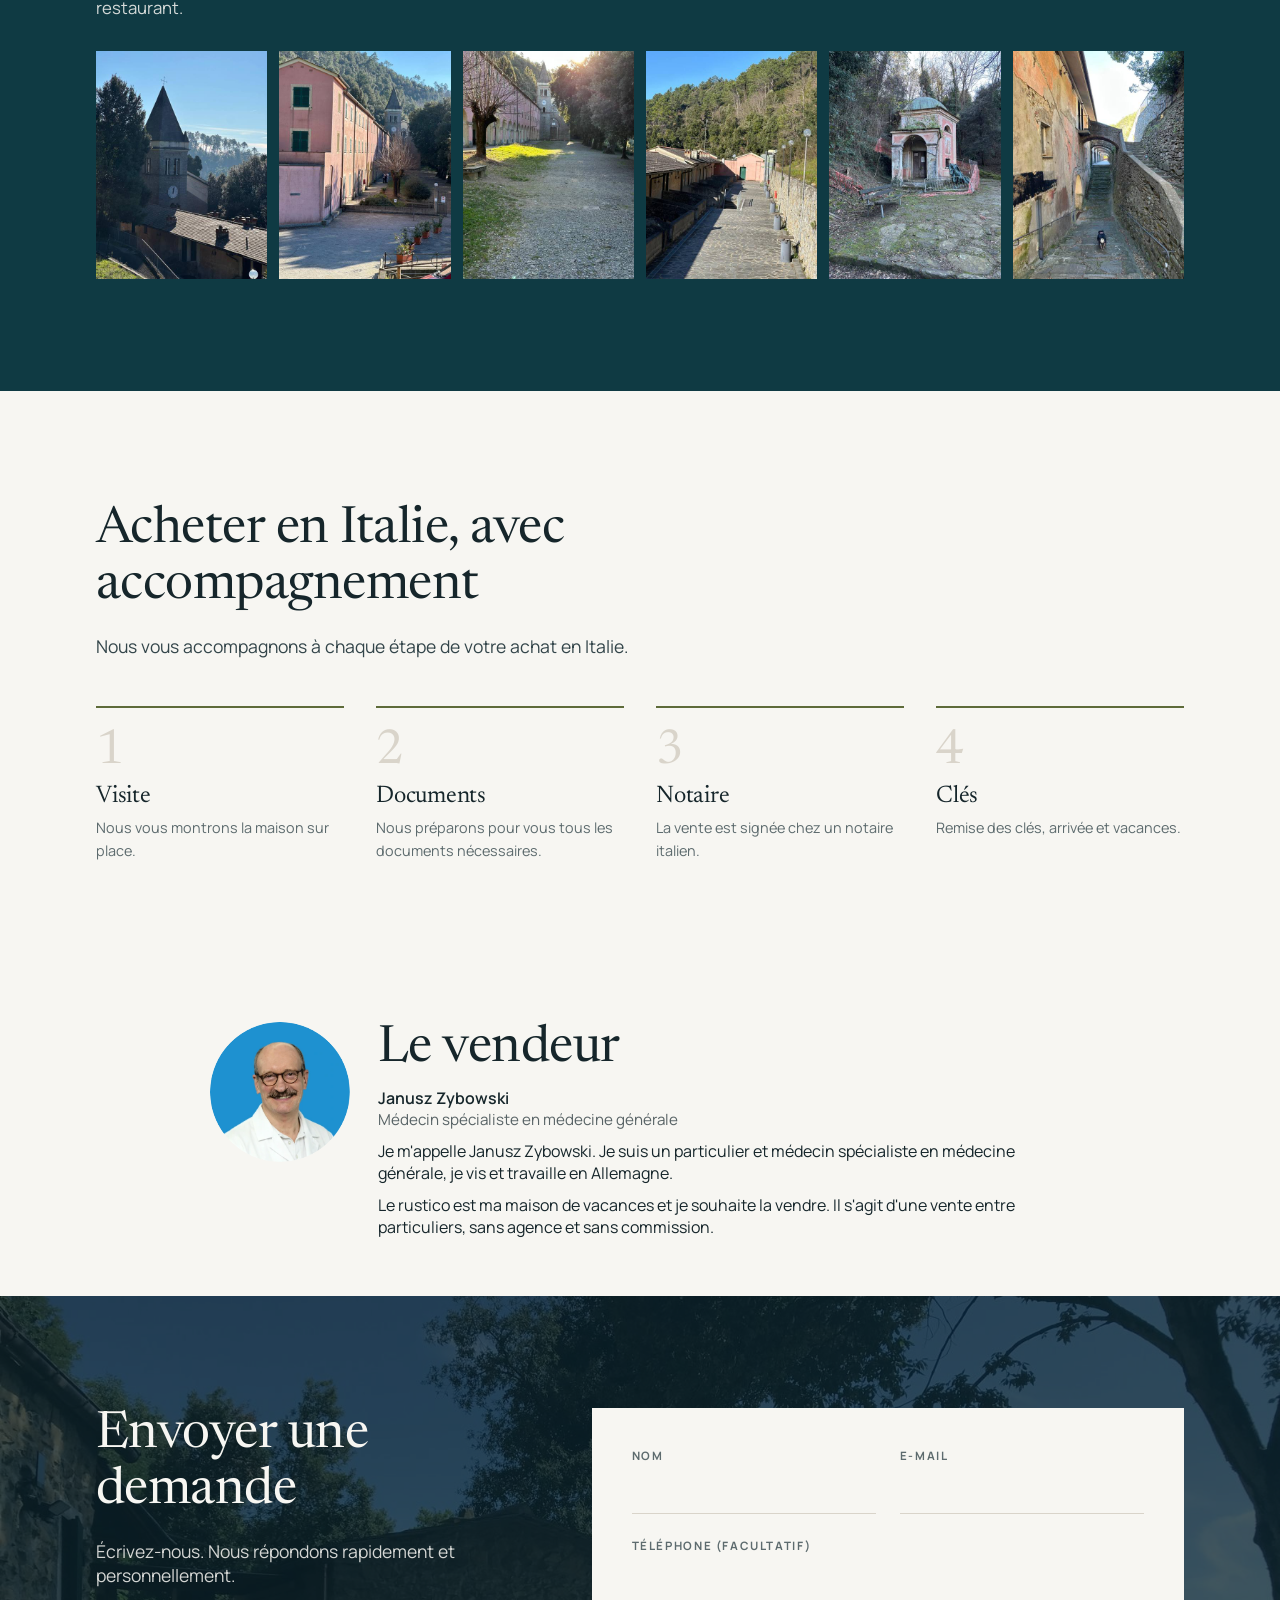
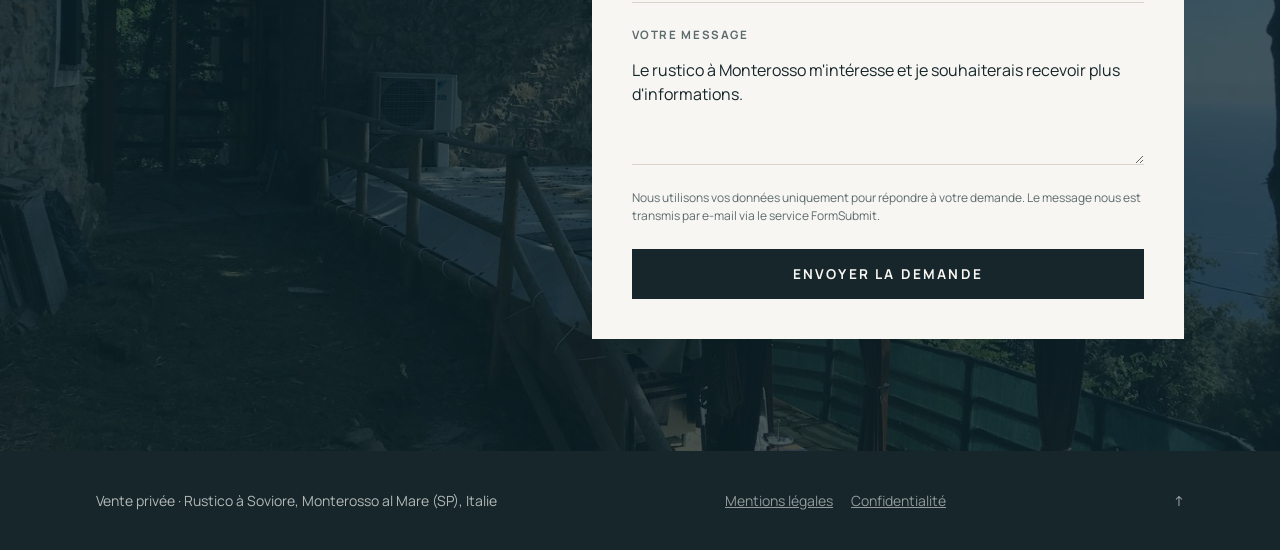
<file: fr/index.html>
<!doctype html>
<html lang="fr">
<head>
<meta charset="utf-8">
<meta name="viewport" content="width=device-width, initial-scale=1">
<title>Rustico avec vue mer à Monterosso al Mare · 185 000 € à débattre</title>
<meta name="description" content="Rustico entièrement rénové, deux maisons en pierre au-dessus de Monterosso, Cinque Terre. Parking devant la maison, 11 minutes de la plage.">
<link rel="canonical" href="https://rustico-monterosso.com/fr/"><link rel="alternate" hreflang="de" href="https://rustico-monterosso.com/"><link rel="alternate" hreflang="en" href="https://rustico-monterosso.com/en/"><link rel="alternate" hreflang="fr" href="https://rustico-monterosso.com/fr/"><link rel="alternate" hreflang="it" href="https://rustico-monterosso.com/it/">
<meta property="og:type" content="website">
<meta property="og:title" content="Rustico avec vue mer à Monterosso al Mare · 185 000 € à débattre">
<meta property="og:description" content="Rustico entièrement rénové, deux maisons en pierre au-dessus de Monterosso, Cinque Terre. Parking devant la maison, 11 minutes de la plage.">
<meta property="og:url" content="https://rustico-monterosso.com/fr/">
<meta property="og:image" content="https://rustico-monterosso.com/og.jpg">
<meta name="twitter:card" content="summary_large_image">
<link rel="icon" href="../favicon.svg" type="image/svg+xml">
<link rel="preload" href="../poster-quer.jpg" as="image" media="(min-aspect-ratio: 1/1)">
<link rel="stylesheet" href="../fonts.css">
<link rel="stylesheet" href="../style.css">
<script type="application/ld+json">{"@context": "https://schema.org", "@type": "Offer", "name": "Rustico en pierre au-dessus de Monterosso", "price": "185000", "priceCurrency": "EUR", "url": "https://rustico-monterosso.com/fr/", "image": "https://rustico-monterosso.com/og.jpg", "itemOffered": {"@type": "House", "name": "Rustico en pierre au-dessus de Monterosso", "floorSize": {"@type": "QuantitativeValue", "value": 50, "unitCode": "MTK"}, "numberOfRooms": 2, "address": {"@type": "PostalAddress", "addressLocality": "Monterosso al Mare", "addressRegion": "SP", "addressCountry": "IT"}}}</script>
</head>
<body>
<header class="bar" id="bar">
  <a class="brand" href="#top"><img src="../favicon.svg" alt="" width="30" height="30"><span>Rustico Soviore</span></a>
  <nav class="links"><a href="#haus">La maison</a><a href="#bilder">Photos</a><a href="#lage">Situation</a><a href="#kauf">Achat</a></nav>
  <div class="right"><div class="langs" aria-label="Sprache / Language"><a href="../" hreflang="de"><svg class="flag" viewBox="0 0 5 3" aria-hidden="true"><rect width="5" height="1" fill="#000"/><rect y="1" width="5" height="1" fill="#DD0000"/><rect y="2" width="5" height="1" fill="#FFCE00"/></svg><span>DE</span></a><a href="../en/" hreflang="en"><svg class="flag" viewBox="0 0 60 30" aria-hidden="true"><clipPath id="uk"><path d="M0,0 v30 h60 v-30 z"/></clipPath><path d="M0,0 v30 h60 v-30 z" fill="#012169"/><path d="M0,0 L60,30 M60,0 L0,30" stroke="#fff" stroke-width="6" clip-path="url(#uk)"/><path d="M0,0 L60,30 M60,0 L0,30" stroke="#C8102E" stroke-width="3" clip-path="url(#uk)"/><path d="M30,0 v30 M0,15 h60" stroke="#fff" stroke-width="10"/><path d="M30,0 v30 M0,15 h60" stroke="#C8102E" stroke-width="6"/></svg><span>EN</span></a><a href="../fr/" hreflang="fr" aria-current="true"><svg class="flag" viewBox="0 0 3 2" aria-hidden="true"><rect width="1" height="2" fill="#002654"/><rect x="1" width="1" height="2" fill="#fff"/><rect x="2" width="1" height="2" fill="#CE1126"/></svg><span>FR</span></a><a href="../it/" hreflang="it"><svg class="flag" viewBox="0 0 3 2" aria-hidden="true"><rect width="1" height="2" fill="#009246"/><rect x="1" width="1" height="2" fill="#fff"/><rect x="2" width="1" height="2" fill="#CE2B37"/></svg><span>IT</span></a></div><a class="head-cta" href="#kontakt">Demande</a></div>
</header>
<main>
<section class="hero" id="top">
  <picture><source media="(max-aspect-ratio: 1/1)" srcset="../poster-hoch.jpg"><img class="hero-media" src="../poster-quer.jpg" alt=""></picture>
  <video class="hero-media" id="bgvideo" poster="../poster-quer.jpg" muted loop playsinline preload="none" aria-hidden="true" data-wide="../video/hero-quer.mp4" data-tall="../video/hero-hoch.mp4" data-sound-wide="../video/rundgang-quer.mp4" data-sound-tall="../video/rundgang-hoch.mp4"></video>
  <div class="hero-shade"></div>
  <div class="hero-inner wrap">
    <p class="eyebrow">Monterosso al Mare · Cinque Terre</p>
    <h1>Rustico en pierre au-dessus de Monterosso</h1>
    <p class="lead">Deux petites maisons en pierre entièrement rénovées avec vue sur la baie. Parking devant la maison, 11 minutes de la plage.</p>
    <div class="hero-row">
      <div class="price"><small>Prix</small><strong>185 000 € à débattre</strong></div>
      <a class="visit-cta" href="#kontakt">Demander une visite <span aria-hidden="true">→</span></a>
      <button type="button" class="sound-cta" id="soundBtn"><span class="play" aria-hidden="true"><svg width="12" height="14" viewBox="0 0 12 14"><path d="M1 1l10 6-10 6z" fill="currentColor"/></svg></span>Voir la visite avec le son</button>
    </div>
  </div>
</section>

<section class="intro wrap" id="haus">
  <div><h2>Arriver et profiter des vacances</h2><div class="prose"><p>Au-dessus de Monterosso se trouve ce rustico entièrement rénové, composé de deux petites maisons, avec une vue magnifique sur la baie de Monterosso.</p><p>Situation isolée, au-dessus d&#x27;un ancien couvent, aujourd&#x27;hui restaurant et hôtel.</p><p>Les deux maisons offrent environ 50 m² habitables avec deux pièces et une salle de bains, ainsi qu&#x27;une cuisine ouverte haut de gamme, entièrement équipée, avec coin repas sous une pergola qui protège des intempéries.</p><p>Le mobilier de qualité et la cuisine extérieure professionnelle sont compris dans le prix. Exposition sud avec vue dégagée sur la baie.</p></div></div>
  <dl class="facts"><div><dt>env. 50 m²</dt><dd>surface habitable</dd></div><div><dt>env. 850 m²</dt><dd>terrain en pente exposé au sud</dd></div><div><dt>2 maisons</dt><dd>maison principale et maisonnette de la salle de bains</dd></div><div><dt>2 pièces</dt><dd>séjour et chambre</dd></div><div><dt>1 salle de bains</dt><dd>avec fenêtre, douche et lave-linge</dd></div><div><dt>Cuisine extérieure</dt><dd>cuisine professionnelle sous la pergola</dd></div><div><dt>Maisonnette d&#x27;amis</dt><dd>petite cabane en bois</dd></div><div><dt>Climatisation</dt><dd>dans chaque pièce, pompe à chaleur</dd></div><div><dt>Meublé</dt><dd>mobilier compris dans le prix</dd></div><div><dt>Parking</dt><dd>devant la maison</dd></div></dl>
</section>

<section class="plan wrap" id="grundriss">
  <div class="plan-copy"><h2>Plan</h2><p>Rez-de-chaussée avec cuisine et cuisine extérieure, étage avec chambre, salle de bains et WC. En rouge : la nouvelle pièce de liaison entre les maisons.</p><a class="map-link dark" href="../grundriss.pdf" target="_blank" rel="noopener">Ouvrir le plan en PDF ↗</a>
    <h3 class="equip-title">Équipement</h3><ul class="equip"><li>Mobilier de qualité compris</li><li>Cuisine extérieure professionnelle avec plaques, réfrigérateur et plans de travail</li><li>Nouvelles fenêtres et volets en bois</li><li>Climatisation dans chaque pièce</li><li>Salle de bains avec fenêtre, douche et lave-linge</li><li>Dallage en pierre naturelle à l&#x27;entrée et sur le parvis</li><li>Débarras dans la maisonnette en bois</li><li>Raccordement satellite</li><li>Eau de la ville et source privée, électricité</li></ul></div>
  <a class="plan-img" href="../grundriss.png" target="_blank" rel="noopener"><img src="../grundriss.png" alt="Plan" width="880" height="1260" loading="lazy"></a>
  <figure class="draw"><a href="../schnitt.jpg" target="_blank" rel="noopener"><img src="../schnitt.jpg" alt="Coupe, façade ouest et étage avec l&#x27;emplacement des climatiseurs" width="1289" height="752" loading="lazy"></a><figcaption>Coupe, façade ouest et étage avec l&#x27;emplacement des climatiseurs</figcaption></figure>
  <div class="plans"><h3 class="equip-title">Autres plans</h3><div class="plans-grid"><figure class="draw"><a href="../plaene/lageplan-bestand.jpg" target="_blank" rel="noopener"><img src="../plaene/lageplan-bestand.jpg" alt="Plan de situation et façades, état existant (janvier 2021)" loading="lazy"></a><figcaption>Plan de situation et façades, état existant (janvier 2021)</figcaption></figure><figure class="draw"><a href="../plaene/lageplan-projekt.jpg" target="_blank" rel="noopener"><img src="../plaene/lageplan-projekt.jpg" alt="Plan de situation avec jardin, clôture et pergola, projet (avril 2021)" loading="lazy"></a><figcaption>Plan de situation avec jardin, clôture et pergola, projet (avril 2021)</figcaption></figure><figure class="draw"><a href="../plaene/katasterplan.jpg" target="_blank" rel="noopener"><img src="../plaene/katasterplan.jpg" alt="Plan cadastral Monterosso al Mare, feuille 7, parcelles 265 et 44" loading="lazy"></a><figcaption>Plan cadastral Monterosso al Mare, feuille 7, parcelles 265 et 44</figcaption></figure></div></div>
</section>

<section class="gallery" id="bilder">
  <div class="wrap">
    <div class="gal-head"><h2>Une visite en images</h2><p>Toutes les photos montrent la maison telle qu&#x27;elle est.</p></div>
    <div class="masonry"><button type="button" class="tile" data-i="0" aria-label="Accès depuis la route avec parking"><img src="../photos/t_01.jpg" alt="Accès depuis la route avec parking" width="1600" height="1200" loading="lazy"><span>Accès depuis la route avec parking</span></button><button type="button" class="tile" data-i="1" aria-label="Sentier montant vers la maison en pierre"><img src="../photos/t_02.jpg" alt="Sentier montant vers la maison en pierre" width="1200" height="1600" loading="lazy"><span>Sentier montant vers la maison en pierre</span></button><button type="button" class="tile" data-i="2" aria-label="Chemin avec rambarde en bois"><img src="../photos/t_03.jpg" alt="Chemin avec rambarde en bois" width="1600" height="1200" loading="lazy"><span>Chemin avec rambarde en bois</span></button><button type="button" class="tile" data-i="3" aria-label="Terrasse en pierre naturelle"><img src="../photos/t_04.jpg" alt="Terrasse en pierre naturelle" width="1600" height="1200" loading="lazy"><span>Terrasse en pierre naturelle</span></button><button type="button" class="tile" data-i="4" aria-label="Le rustico dans la verdure"><img src="../photos/t_05.jpg" alt="Le rustico dans la verdure" width="1600" height="1200" loading="lazy"><span>Le rustico dans la verdure</span></button><button type="button" class="tile" data-i="5" aria-label="Maison principale en pierre"><img src="../photos/t_06.jpg" alt="Maison principale en pierre" width="1200" height="1600" loading="lazy"><span>Maison principale en pierre</span></button><button type="button" class="tile" data-i="6" aria-label="Ancien escalier en pierre"><img src="../photos/t_07.jpg" alt="Ancien escalier en pierre" width="1200" height="1600" loading="lazy"><span>Ancien escalier en pierre</span></button><button type="button" class="tile" data-i="7" aria-label="L&#x27;ensemble avec la maisonnette en bois"><img src="../photos/t_08.jpg" alt="L&#x27;ensemble avec la maisonnette en bois" width="1600" height="1200" loading="lazy"><span>L&#x27;ensemble avec la maisonnette en bois</span></button><button type="button" class="tile" data-i="8" aria-label="Maisonnette d&#x27;amis en bois"><img src="../photos/t_09.jpg" alt="Maisonnette d&#x27;amis en bois" width="1600" height="1200" loading="lazy"><span>Maisonnette d&#x27;amis en bois</span></button><button type="button" class="tile" data-i="9" aria-label="Passage sous la pergola"><img src="../photos/t_10.jpg" alt="Passage sous la pergola" width="1200" height="1600" loading="lazy"><span>Passage sous la pergola</span></button><button type="button" class="tile" data-i="10" aria-label="Cuisine extérieure couverte"><img src="../photos/t_11.jpg" alt="Cuisine extérieure couverte" width="1600" height="1200" loading="lazy"><span>Cuisine extérieure couverte</span></button><button type="button" class="tile" data-i="11" aria-label="Séjour climatisé"><img src="../photos/t_12.jpg" alt="Séjour climatisé" width="1200" height="1600" loading="lazy"><span>Séjour climatisé</span></button><button type="button" class="tile" data-i="12" aria-label="Séjour avec fenêtre"><img src="../photos/t_13.jpg" alt="Séjour avec fenêtre" width="1600" height="1200" loading="lazy"><span>Séjour avec fenêtre</span></button><button type="button" class="tile" data-i="13" aria-label="Étagères de cuisine"><img src="../photos/t_14.jpg" alt="Étagères de cuisine" width="1600" height="1200" loading="lazy"><span>Étagères de cuisine</span></button><button type="button" class="tile" data-i="14" aria-label="Escalier intérieur et mur en pierre"><img src="../photos/t_15.jpg" alt="Escalier intérieur et mur en pierre" width="1200" height="1600" loading="lazy"><span>Escalier intérieur et mur en pierre</span></button><button type="button" class="tile" data-i="15" aria-label="Chambre"><img src="../photos/t_16.jpg" alt="Chambre" width="1200" height="1600" loading="lazy"><span>Chambre</span></button><button type="button" class="tile" data-i="16" aria-label="Maisonnette de la salle de bains"><img src="../photos/t_17.jpg" alt="Maisonnette de la salle de bains" width="1600" height="1200" loading="lazy"><span>Maisonnette de la salle de bains</span></button><button type="button" class="tile" data-i="17" aria-label="Nouvelle pièce de liaison vue de l&#x27;extérieur, avec vue mer"><img src="../photos/t_22.jpg" alt="Nouvelle pièce de liaison vue de l&#x27;extérieur, avec vue mer" width="1600" height="1200" loading="lazy"><span>Nouvelle pièce de liaison vue de l&#x27;extérieur, avec vue mer</span></button><button type="button" class="tile" data-i="18" aria-label="Pergola avec vue mer"><img src="../photos/t_18.jpg" alt="Pergola avec vue mer" width="1600" height="1200" loading="lazy"><span>Pergola avec vue mer</span></button><button type="button" class="tile" data-i="19" aria-label="Passage sous la pergola avec vue mer"><img src="../photos/t_21.jpg" alt="Passage sous la pergola avec vue mer" width="1600" height="1200" loading="lazy"><span>Passage sous la pergola avec vue mer</span></button><button type="button" class="tile" data-i="20" aria-label="Vue sur la mer depuis la fenêtre"><img src="../photos/t_19.jpg" alt="Vue sur la mer depuis la fenêtre" width="1200" height="1600" loading="lazy"><span>Vue sur la mer depuis la fenêtre</span></button><button type="button" class="tile" data-i="21" aria-label="Vue sur la baie de Monterosso"><img src="../photos/t_20.jpg" alt="Vue sur la baie de Monterosso" width="1600" height="1200" loading="lazy"><span>Vue sur la baie de Monterosso</span></button></div>
  </div>
</section>

<section class="loc" id="lage">
  <div class="wrap loc-grid">
    <div><h2>Situation</h2><p>Au-dessus de Monterosso, dans le hameau de Soviore, près de l&#x27;ancien couvent Nostra Signora di Soviore. Au calme dans la verdure, et pourtant tout près de la mer.</p><a class="map-link" href="https://www.google.com/maps/search/?api=1&query=Santuario+Nostra+Signora+di+Soviore+Monterosso+al+Mare" target="_blank" rel="noopener noreferrer">Ouvrir la situation dans Google Maps ↗</a></div>
    <ul class="dist"><li><span>11 min</span><span>en voiture jusqu&#x27;à la plage de Monterosso</span></li><li><span>env. 5 km</span><span>jusqu&#x27;au village, navette en été</span></li><li><span>Plages</span><span>Monterosso et Levanto</span></li><li><span>env. 100 km</span><span>des aéroports de Pise et Gênes</span></li></ul>
  </div>
  <div class="wrap"><img class="wide" src="../photos/20.jpg" alt="Vue sur la baie de Monterosso" loading="lazy" width="1600" height="1200"></div>
  <div class="wrap area"><h3>Les environs</h3><p>À quelques pas se trouve le Santuario Nostra Signora di Soviore, l&#x27;un des plus anciens lieux de pèlerinage de Ligurie, avec hôtel et restaurant.</p><div class="area-grid"><button type="button" class="tile" data-i="22" aria-label="Clocher du Santuario di Soviore"><img src="../photos/t_26.jpg" alt="Clocher du Santuario di Soviore" width="1200" height="1600" loading="lazy"><span>Clocher du Santuario di Soviore</span></button><button type="button" class="tile" data-i="23" aria-label="L&#x27;ancien couvent, aujourd&#x27;hui hôtel et restaurant"><img src="../photos/t_27.jpg" alt="L&#x27;ancien couvent, aujourd&#x27;hui hôtel et restaurant" width="1200" height="1600" loading="lazy"><span>L&#x27;ancien couvent, aujourd&#x27;hui hôtel et restaurant</span></button><button type="button" class="tile" data-i="24" aria-label="Allée vers le Santuario"><img src="../photos/t_28.jpg" alt="Allée vers le Santuario" width="1200" height="1600" loading="lazy"><span>Allée vers le Santuario</span></button><button type="button" class="tile" data-i="25" aria-label="Chemin pavé près du couvent"><img src="../photos/t_29.jpg" alt="Chemin pavé près du couvent" width="1200" height="1600" loading="lazy"><span>Chemin pavé près du couvent</span></button><button type="button" class="tile" data-i="26" aria-label="Petite chapelle à proximité"><img src="../photos/t_30.jpg" alt="Petite chapelle à proximité" width="1200" height="1600" loading="lazy"><span>Petite chapelle à proximité</span></button><button type="button" class="tile" data-i="27" aria-label="Ruelle avec escalier près du couvent"><img src="../photos/t_31.jpg" alt="Ruelle avec escalier près du couvent" width="1200" height="1600" loading="lazy"><span>Ruelle avec escalier près du couvent</span></button></div></div>
</section>

<section class="buy wrap" id="kauf">
  <h2>Acheter en Italie, avec accompagnement</h2><p class="sub">Nous vous accompagnons à chaque étape de votre achat en Italie.</p>
  <ol class="steps"><li><span class="num">1</span><h3>Visite</h3><p>Nous vous montrons la maison sur place.</p></li><li><span class="num">2</span><h3>Documents</h3><p>Nous préparons pour vous tous les documents nécessaires.</p></li><li><span class="num">3</span><h3>Notaire</h3><p>La vente est signée chez un notaire italien.</p></li><li><span class="num">4</span><h3>Clés</h3><p>Remise des clés, arrivée et vacances.</p></li></ol>
</section>

<section class="seller wrap" id="verkaeufer"><img src="../verkaeufer.webp" alt="Janusz Zybowski" width="200" height="200" loading="lazy"><div><h2>Le vendeur</h2><p class="seller-name">Janusz Zybowski<span>Médecin spécialiste en médecine générale</span></p><p>Je m&#x27;appelle Janusz Zybowski. Je suis un particulier et médecin spécialiste en médecine générale, je vis et travaille en Allemagne.</p><p>Le rustico est ma maison de vacances et je souhaite la vendre. Il s&#x27;agit d&#x27;une vente entre particuliers, sans agence et sans commission.</p></div></section>

<section class="contact" id="kontakt">
  <img class="contact-bg" src="../photos/18.jpg" alt="" loading="lazy">
  <div class="contact-shade"></div>
  <div class="wrap contact-grid">
    <div class="contact-copy"><h2>Envoyer une demande</h2><p>Écrivez-nous. Nous répondons rapidement et personnellement.</p></div>
    <form id="form" class="card" novalidate>
      <div class="fields">
        <label>Nom<input name="name" required minlength="2" maxlength="120" autocomplete="name"></label>
        <label>E-mail<input name="email" type="email" required maxlength="200" autocomplete="email"></label>
        <label class="full">Téléphone (facultatif)<input name="phone" type="tel" maxlength="60" autocomplete="tel"></label>
        <label class="full">Votre message<textarea name="message" required minlength="5" maxlength="4000" rows="4">Le rustico à Monterosso m&#x27;intéresse et je souhaiterais recevoir plus d&#x27;informations.</textarea></label>
        <input class="hp" name="_honey" tabindex="-1" autocomplete="off" aria-hidden="true">
      </div>
      <p class="privacy">Nous utilisons vos données uniquement pour répondre à votre demande. Le message nous est transmis par e-mail via le service FormSubmit.</p>
      <p class="err" id="formErr" role="alert" hidden>Cela n&#x27;a pas fonctionné. Veuillez vérifier vos données et réessayer.</p>
      <button class="submit" type="submit"><span class="prog" aria-hidden="true"></span><span class="lbl" data-send="Envoyer la demande" data-sending="Envoi en cours …">Envoyer la demande</span></button>
      <div class="ok" id="formOk" hidden><strong>✓</strong><p>Merci ! Votre demande est bien arrivée. Nous vous répondrons bientôt.</p></div>
    </form>
  </div>
</section>
</main>
<div class="mbar" id="mbar"><div><small>Prix</small><strong>185 000 € à débattre</strong></div><a href="#kontakt">Demander une visite →</a></div>
<footer class="foot"><div class="wrap"><span>Vente privée · Rustico à Soviore, Monterosso al Mare (SP), Italie</span><span class="flinks"><a href="../fr/impressum.html" class="flink">Mentions légales</a><a href="../fr/datenschutz.html" class="flink">Confidentialité</a></span><a href="#top" aria-label="top">↑</a></div></footer>

<div class="modal" id="videoModal" hidden><div class="modal-in"><button type="button" class="close" data-close>Fermer ✕</button><video id="modalVideo" controls playsinline></video></div></div>
<div class="modal lb" id="lightbox" hidden>
  <div class="lb-top"><span id="lbCap"></span><button type="button" class="close" data-close>Fermer ✕</button></div>
  <div class="lb-stage"><button type="button" class="nav prev" aria-label="‹">‹</button><img id="lbImg" alt=""><button type="button" class="nav next" aria-label="›">›</button></div>
</div>
<script>window.PHOTOS=[{"src": "../photos/01.jpg", "alt": "Accès depuis la route avec parking"}, {"src": "../photos/02.jpg", "alt": "Sentier montant vers la maison en pierre"}, {"src": "../photos/03.jpg", "alt": "Chemin avec rambarde en bois"}, {"src": "../photos/04.jpg", "alt": "Terrasse en pierre naturelle"}, {"src": "../photos/05.jpg", "alt": "Le rustico dans la verdure"}, {"src": "../photos/06.jpg", "alt": "Maison principale en pierre"}, {"src": "../photos/07.jpg", "alt": "Ancien escalier en pierre"}, {"src": "../photos/08.jpg", "alt": "L'ensemble avec la maisonnette en bois"}, {"src": "../photos/09.jpg", "alt": "Maisonnette d'amis en bois"}, {"src": "../photos/10.jpg", "alt": "Passage sous la pergola"}, {"src": "../photos/11.jpg", "alt": "Cuisine extérieure couverte"}, {"src": "../photos/12.jpg", "alt": "Séjour climatisé"}, {"src": "../photos/13.jpg", "alt": "Séjour avec fenêtre"}, {"src": "../photos/14.jpg", "alt": "Étagères de cuisine"}, {"src": "../photos/15.jpg", "alt": "Escalier intérieur et mur en pierre"}, {"src": "../photos/16.jpg", "alt": "Chambre"}, {"src": "../photos/17.jpg", "alt": "Maisonnette de la salle de bains"}, {"src": "../photos/22.jpg", "alt": "Nouvelle pièce de liaison vue de l'extérieur, avec vue mer"}, {"src": "../photos/18.jpg", "alt": "Pergola avec vue mer"}, {"src": "../photos/21.jpg", "alt": "Passage sous la pergola avec vue mer"}, {"src": "../photos/19.jpg", "alt": "Vue sur la mer depuis la fenêtre"}, {"src": "../photos/20.jpg", "alt": "Vue sur la baie de Monterosso"}, {"src": "../photos/26.jpg", "alt": "Clocher du Santuario di Soviore"}, {"src": "../photos/27.jpg", "alt": "L'ancien couvent, aujourd'hui hôtel et restaurant"}, {"src": "../photos/28.jpg", "alt": "Allée vers le Santuario"}, {"src": "../photos/29.jpg", "alt": "Chemin pavé près du couvent"}, {"src": "../photos/30.jpg", "alt": "Petite chapelle à proximité"}, {"src": "../photos/31.jpg", "alt": "Ruelle avec escalier près du couvent"}];window.FORM_ENDPOINT="https://formsubmit.co/ajax/mb@brandmonks.de";window.LANG="fr";</script>
<script src="../app.js" defer></script>
</body>
</html>
</file>
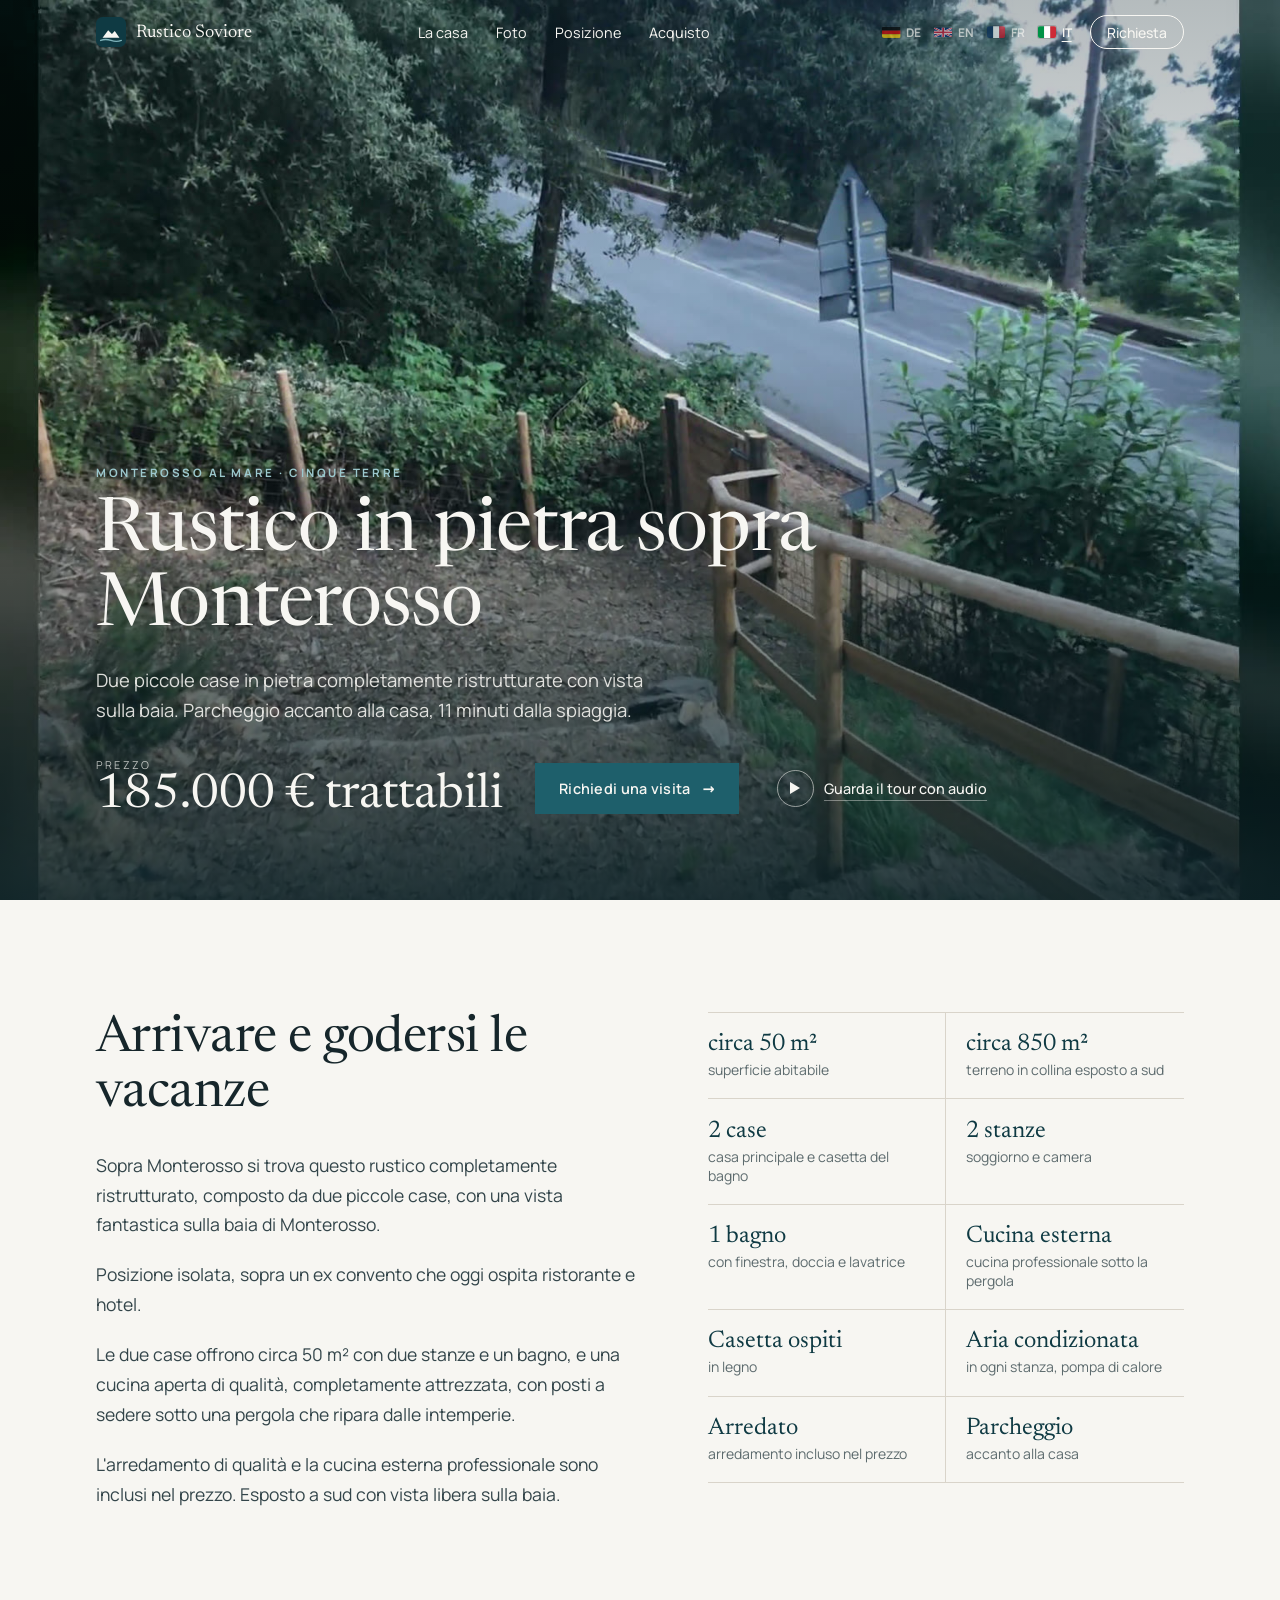
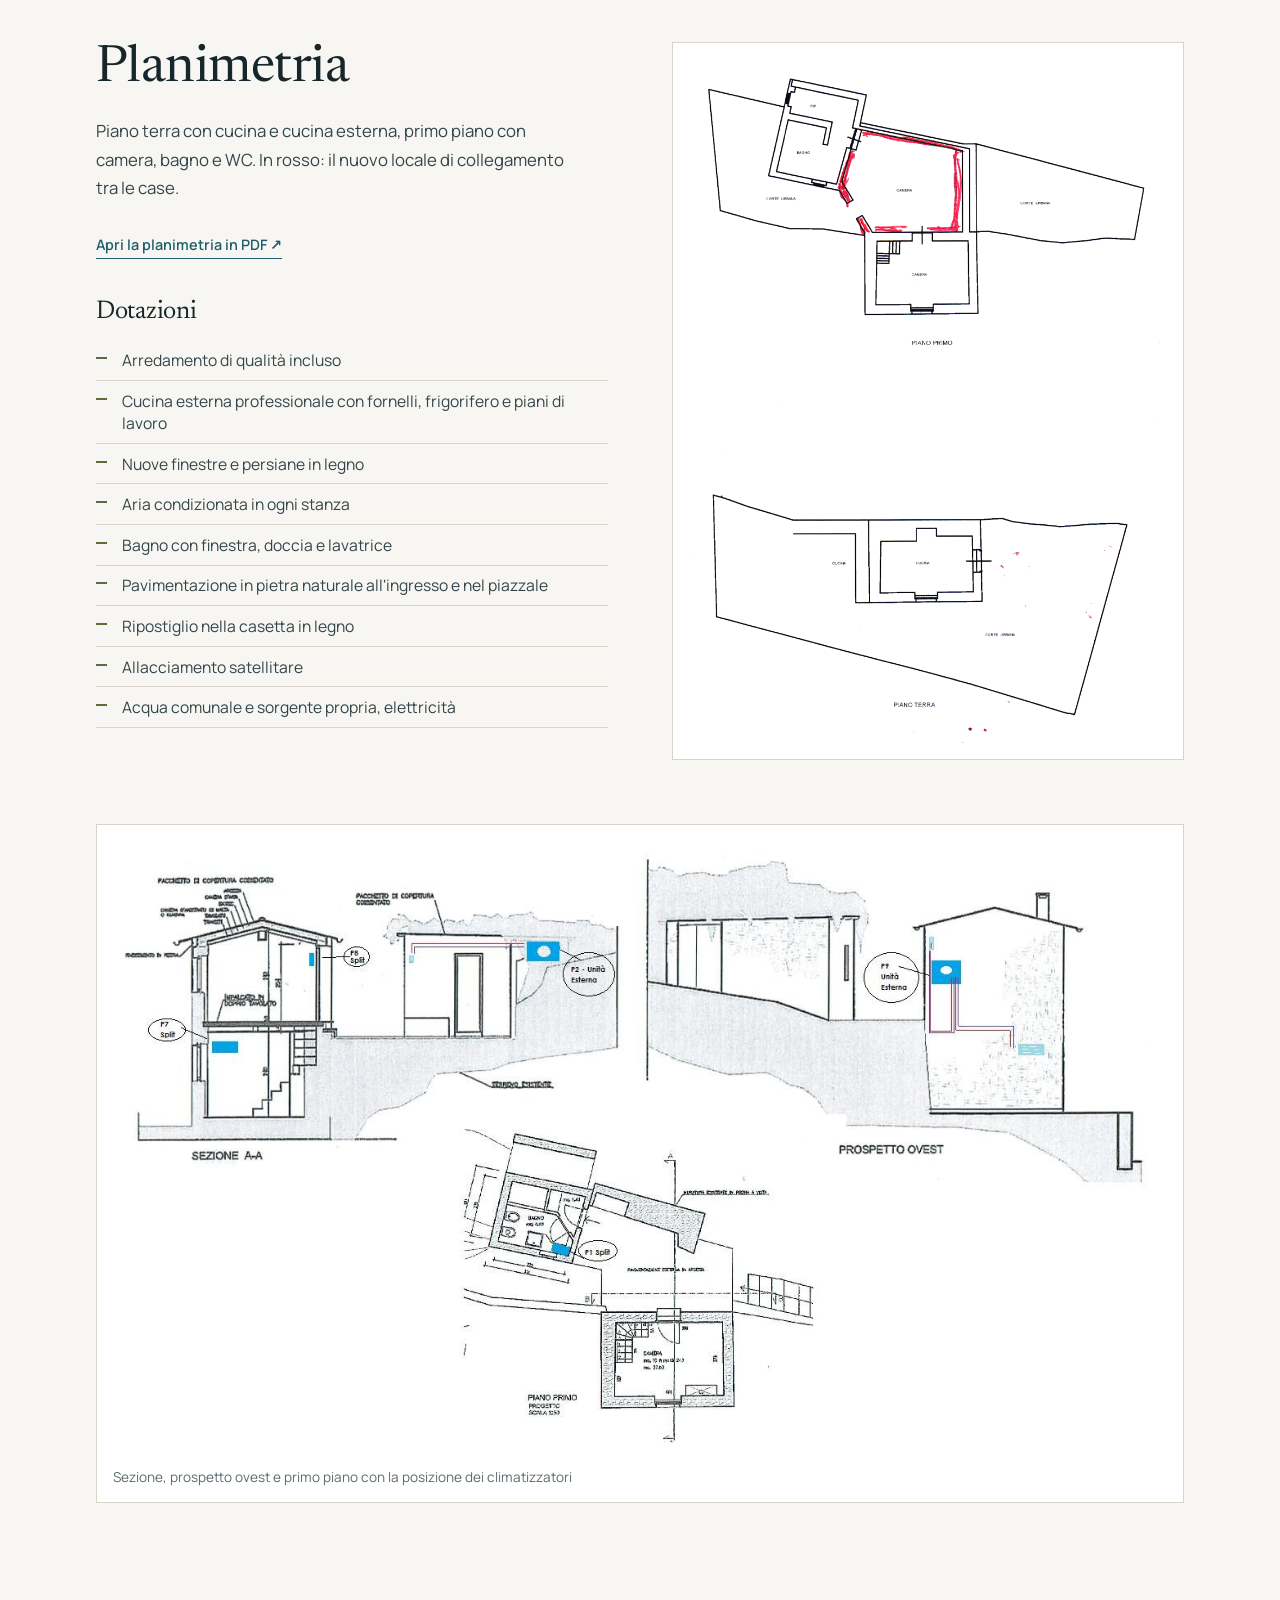
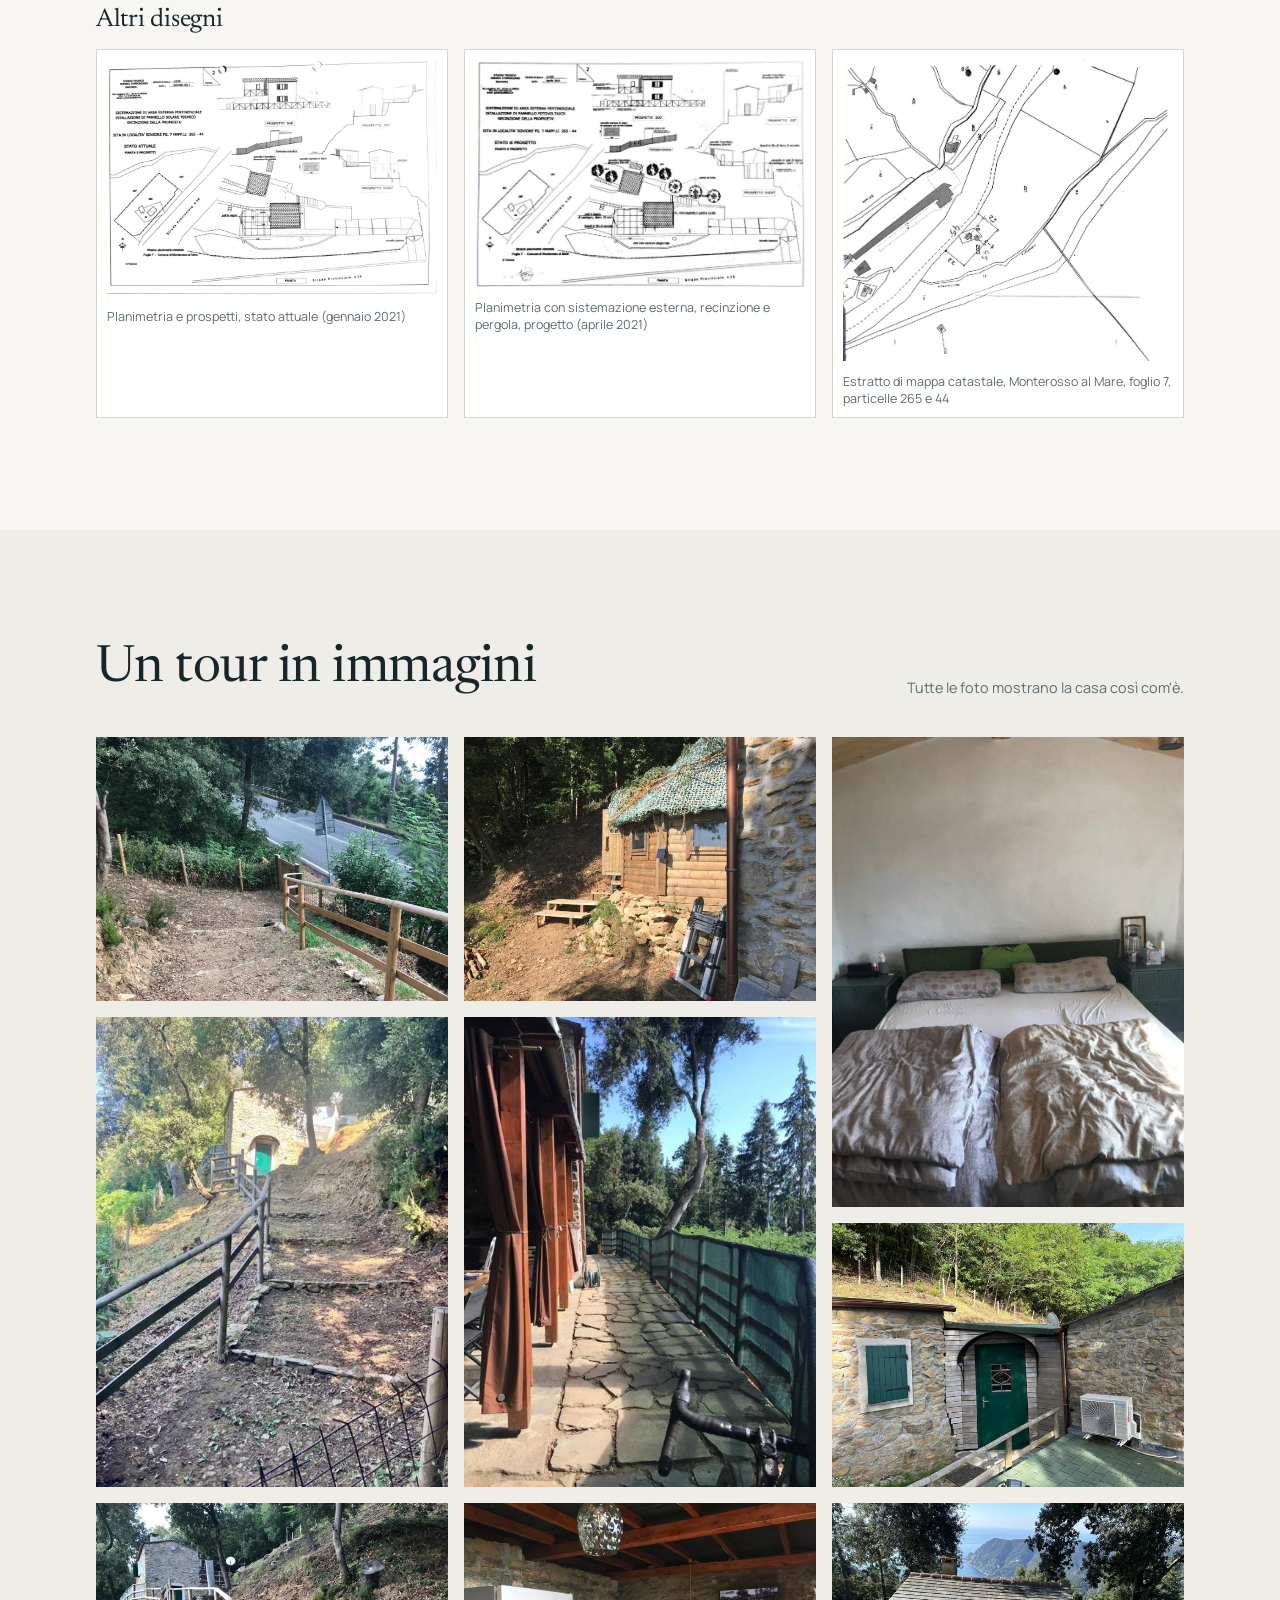
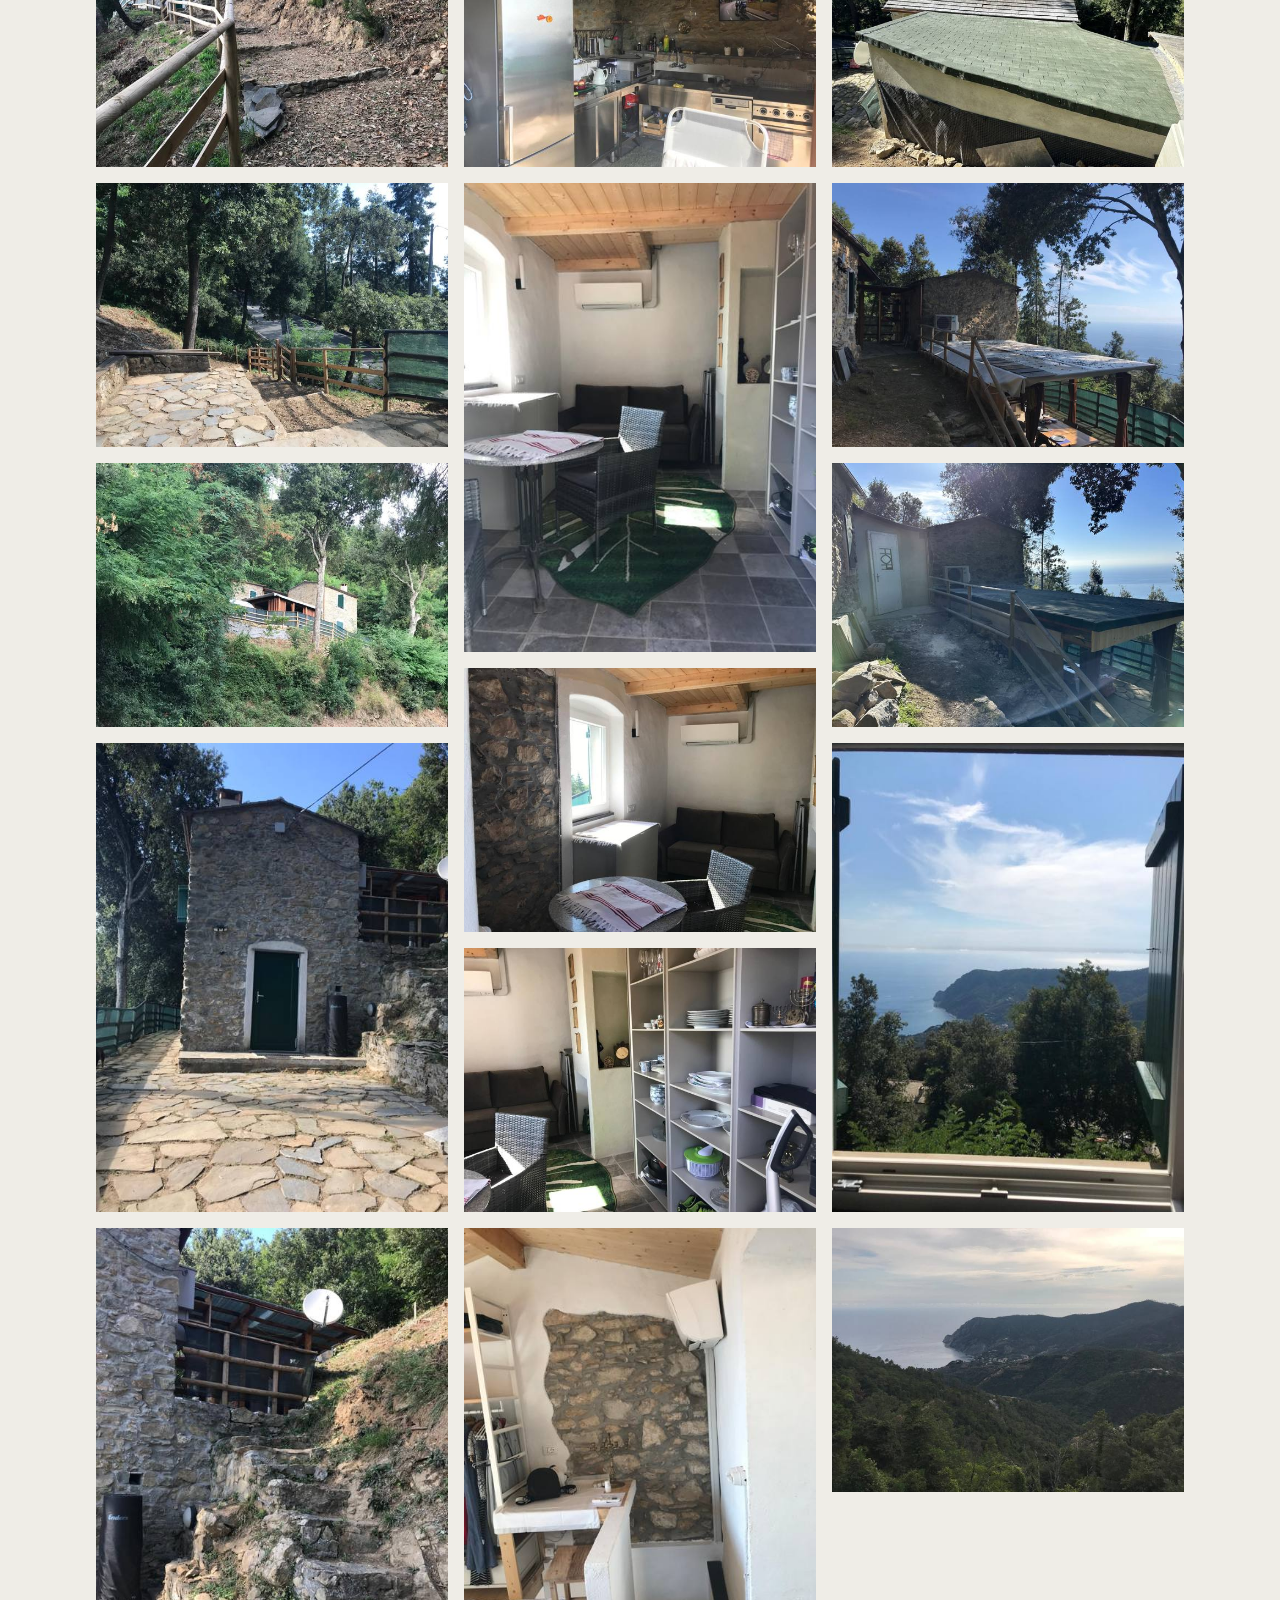
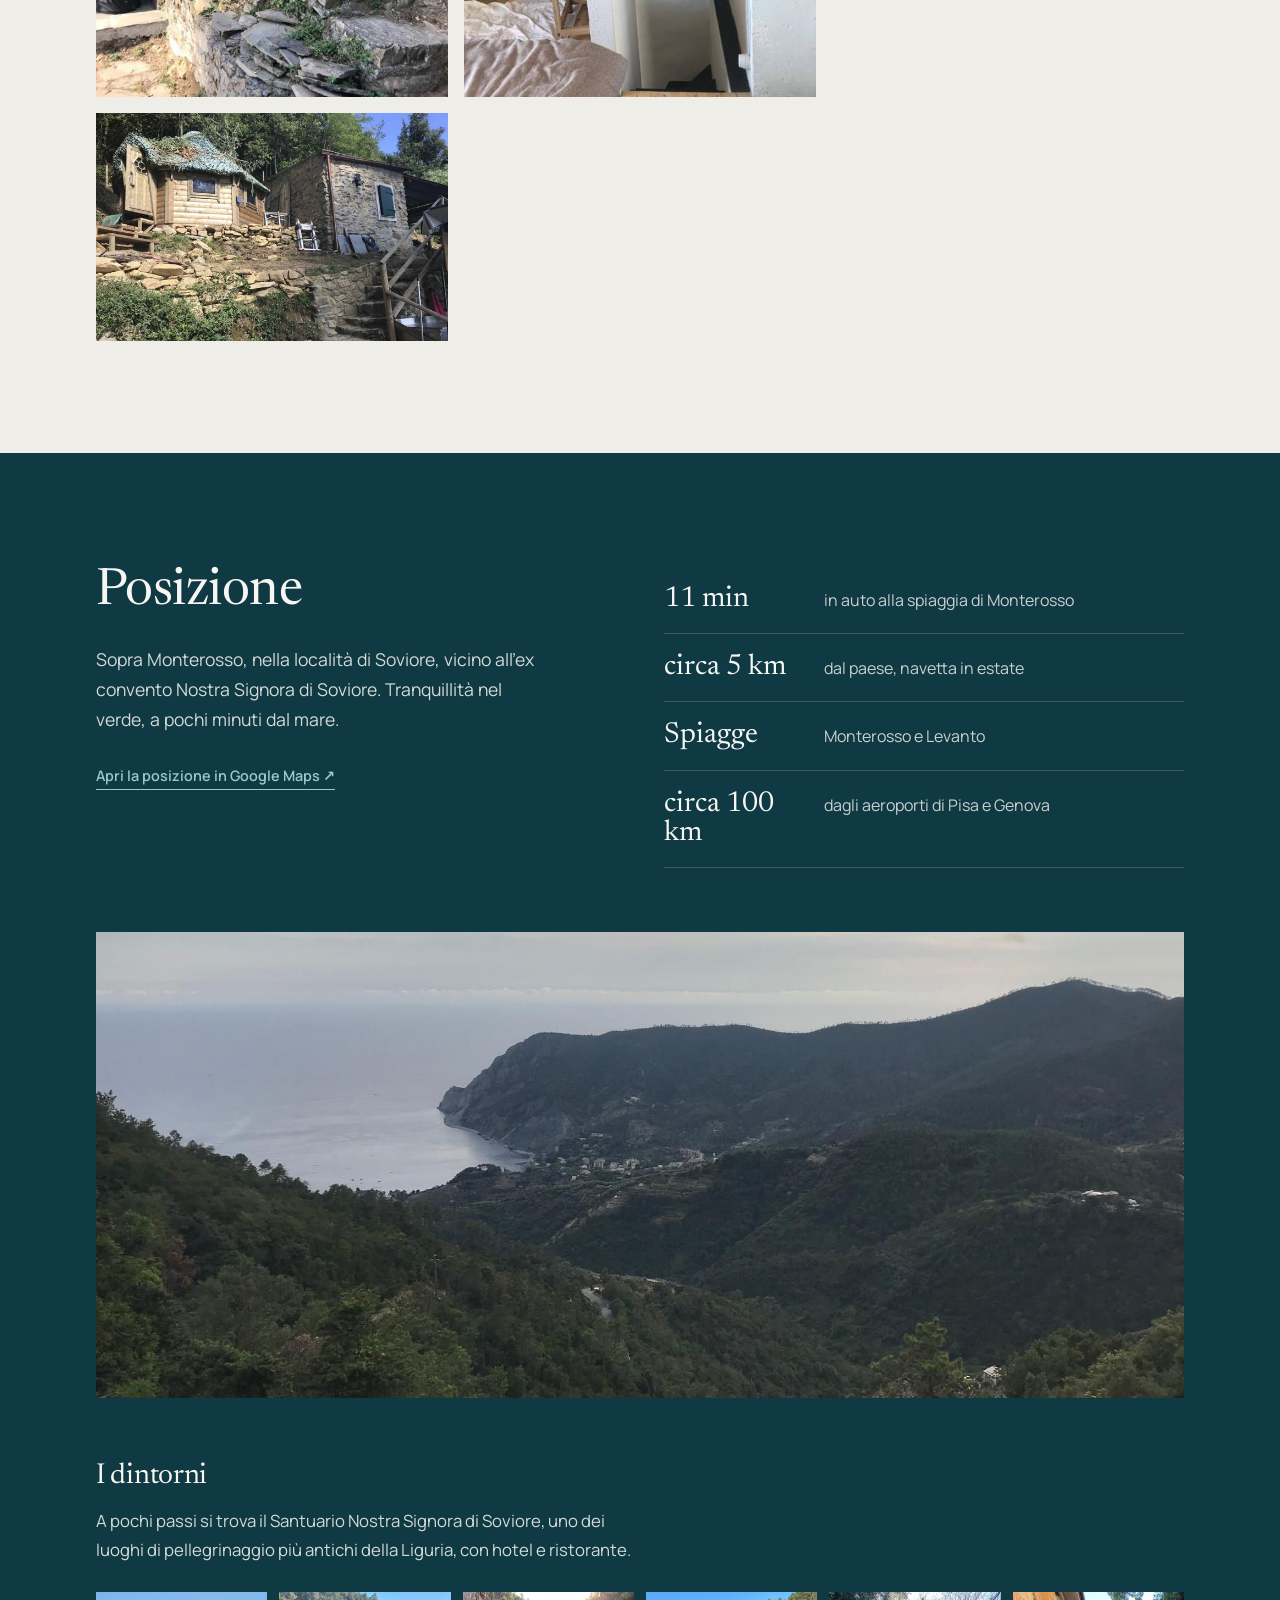
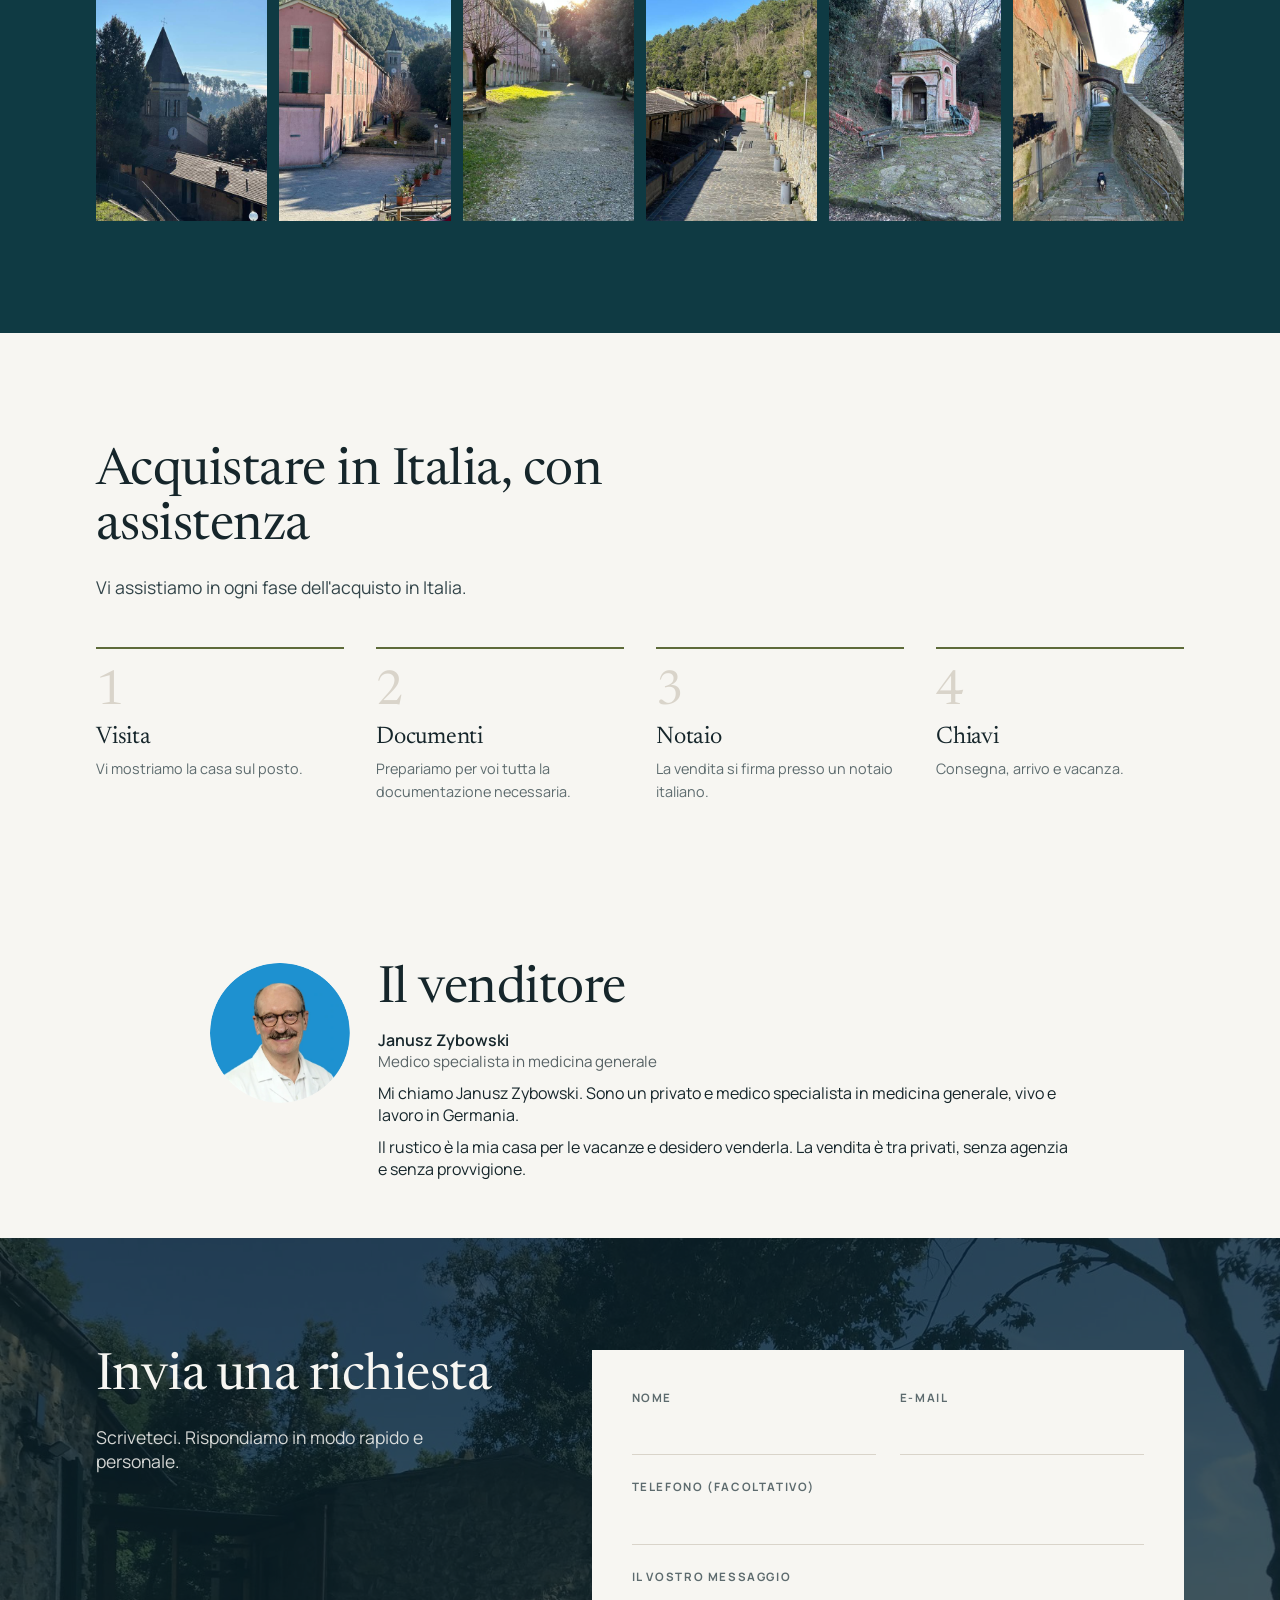
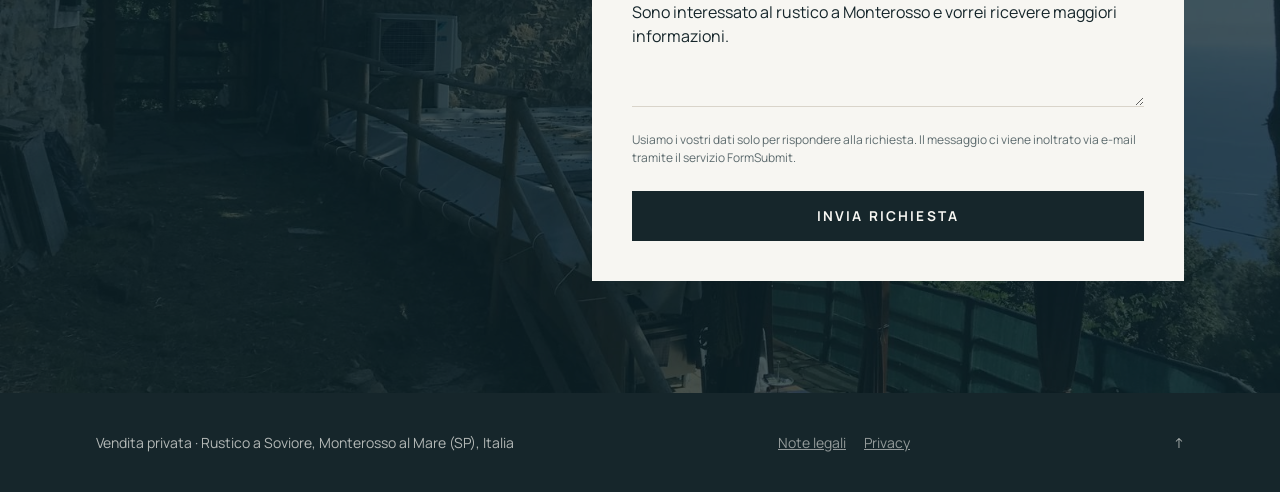
<file: it/index.html>
<!doctype html>
<html lang="it">
<head>
<meta charset="utf-8">
<meta name="viewport" content="width=device-width, initial-scale=1">
<title>Rustico con vista mare a Monterosso al Mare · 185.000 € trattabili</title>
<meta name="description" content="Rustico completamente ristrutturato, due case in pietra sopra Monterosso, Cinque Terre. Parcheggio accanto alla casa, 11 minuti dalla spiaggia.">
<link rel="canonical" href="https://rustico-monterosso.com/it/"><link rel="alternate" hreflang="de" href="https://rustico-monterosso.com/"><link rel="alternate" hreflang="en" href="https://rustico-monterosso.com/en/"><link rel="alternate" hreflang="fr" href="https://rustico-monterosso.com/fr/"><link rel="alternate" hreflang="it" href="https://rustico-monterosso.com/it/">
<meta property="og:type" content="website">
<meta property="og:title" content="Rustico con vista mare a Monterosso al Mare · 185.000 € trattabili">
<meta property="og:description" content="Rustico completamente ristrutturato, due case in pietra sopra Monterosso, Cinque Terre. Parcheggio accanto alla casa, 11 minuti dalla spiaggia.">
<meta property="og:url" content="https://rustico-monterosso.com/it/">
<meta property="og:image" content="https://rustico-monterosso.com/og.jpg">
<meta name="twitter:card" content="summary_large_image">
<link rel="icon" href="../favicon.svg" type="image/svg+xml">
<link rel="preload" href="../poster-quer.jpg" as="image" media="(min-aspect-ratio: 1/1)">
<link rel="stylesheet" href="../fonts.css">
<link rel="stylesheet" href="../style.css">
<script type="application/ld+json">{"@context": "https://schema.org", "@type": "Offer", "name": "Rustico in pietra sopra Monterosso", "price": "185000", "priceCurrency": "EUR", "url": "https://rustico-monterosso.com/it/", "image": "https://rustico-monterosso.com/og.jpg", "itemOffered": {"@type": "House", "name": "Rustico in pietra sopra Monterosso", "floorSize": {"@type": "QuantitativeValue", "value": 50, "unitCode": "MTK"}, "numberOfRooms": 2, "address": {"@type": "PostalAddress", "addressLocality": "Monterosso al Mare", "addressRegion": "SP", "addressCountry": "IT"}}}</script>
</head>
<body>
<header class="bar" id="bar">
  <a class="brand" href="#top"><img src="../favicon.svg" alt="" width="30" height="30"><span>Rustico Soviore</span></a>
  <nav class="links"><a href="#haus">La casa</a><a href="#bilder">Foto</a><a href="#lage">Posizione</a><a href="#kauf">Acquisto</a></nav>
  <div class="right"><div class="langs" aria-label="Sprache / Language"><a href="../" hreflang="de"><svg class="flag" viewBox="0 0 5 3" aria-hidden="true"><rect width="5" height="1" fill="#000"/><rect y="1" width="5" height="1" fill="#DD0000"/><rect y="2" width="5" height="1" fill="#FFCE00"/></svg><span>DE</span></a><a href="../en/" hreflang="en"><svg class="flag" viewBox="0 0 60 30" aria-hidden="true"><clipPath id="uk"><path d="M0,0 v30 h60 v-30 z"/></clipPath><path d="M0,0 v30 h60 v-30 z" fill="#012169"/><path d="M0,0 L60,30 M60,0 L0,30" stroke="#fff" stroke-width="6" clip-path="url(#uk)"/><path d="M0,0 L60,30 M60,0 L0,30" stroke="#C8102E" stroke-width="3" clip-path="url(#uk)"/><path d="M30,0 v30 M0,15 h60" stroke="#fff" stroke-width="10"/><path d="M30,0 v30 M0,15 h60" stroke="#C8102E" stroke-width="6"/></svg><span>EN</span></a><a href="../fr/" hreflang="fr"><svg class="flag" viewBox="0 0 3 2" aria-hidden="true"><rect width="1" height="2" fill="#002654"/><rect x="1" width="1" height="2" fill="#fff"/><rect x="2" width="1" height="2" fill="#CE1126"/></svg><span>FR</span></a><a href="../it/" hreflang="it" aria-current="true"><svg class="flag" viewBox="0 0 3 2" aria-hidden="true"><rect width="1" height="2" fill="#009246"/><rect x="1" width="1" height="2" fill="#fff"/><rect x="2" width="1" height="2" fill="#CE2B37"/></svg><span>IT</span></a></div><a class="head-cta" href="#kontakt">Richiesta</a></div>
</header>
<main>
<section class="hero" id="top">
  <picture><source media="(max-aspect-ratio: 1/1)" srcset="../poster-hoch.jpg"><img class="hero-media" src="../poster-quer.jpg" alt=""></picture>
  <video class="hero-media" id="bgvideo" poster="../poster-quer.jpg" muted loop playsinline preload="none" aria-hidden="true" data-wide="../video/hero-quer.mp4" data-tall="../video/hero-hoch.mp4" data-sound-wide="../video/rundgang-quer.mp4" data-sound-tall="../video/rundgang-hoch.mp4"></video>
  <div class="hero-shade"></div>
  <div class="hero-inner wrap">
    <p class="eyebrow">Monterosso al Mare · Cinque Terre</p>
    <h1>Rustico in pietra sopra Monterosso</h1>
    <p class="lead">Due piccole case in pietra completamente ristrutturate con vista sulla baia. Parcheggio accanto alla casa, 11 minuti dalla spiaggia.</p>
    <div class="hero-row">
      <div class="price"><small>Prezzo</small><strong>185.000 € trattabili</strong></div>
      <a class="visit-cta" href="#kontakt">Richiedi una visita <span aria-hidden="true">→</span></a>
      <button type="button" class="sound-cta" id="soundBtn"><span class="play" aria-hidden="true"><svg width="12" height="14" viewBox="0 0 12 14"><path d="M1 1l10 6-10 6z" fill="currentColor"/></svg></span>Guarda il tour con audio</button>
    </div>
  </div>
</section>

<section class="intro wrap" id="haus">
  <div><h2>Arrivare e godersi le vacanze</h2><div class="prose"><p>Sopra Monterosso si trova questo rustico completamente ristrutturato, composto da due piccole case, con una vista fantastica sulla baia di Monterosso.</p><p>Posizione isolata, sopra un ex convento che oggi ospita ristorante e hotel.</p><p>Le due case offrono circa 50 m² con due stanze e un bagno, e una cucina aperta di qualità, completamente attrezzata, con posti a sedere sotto una pergola che ripara dalle intemperie.</p><p>L&#x27;arredamento di qualità e la cucina esterna professionale sono inclusi nel prezzo. Esposto a sud con vista libera sulla baia.</p></div></div>
  <dl class="facts"><div><dt>circa 50 m²</dt><dd>superficie abitabile</dd></div><div><dt>circa 850 m²</dt><dd>terreno in collina esposto a sud</dd></div><div><dt>2 case</dt><dd>casa principale e casetta del bagno</dd></div><div><dt>2 stanze</dt><dd>soggiorno e camera</dd></div><div><dt>1 bagno</dt><dd>con finestra, doccia e lavatrice</dd></div><div><dt>Cucina esterna</dt><dd>cucina professionale sotto la pergola</dd></div><div><dt>Casetta ospiti</dt><dd>in legno</dd></div><div><dt>Aria condizionata</dt><dd>in ogni stanza, pompa di calore</dd></div><div><dt>Arredato</dt><dd>arredamento incluso nel prezzo</dd></div><div><dt>Parcheggio</dt><dd>accanto alla casa</dd></div></dl>
</section>

<section class="plan wrap" id="grundriss">
  <div class="plan-copy"><h2>Planimetria</h2><p>Piano terra con cucina e cucina esterna, primo piano con camera, bagno e WC. In rosso: il nuovo locale di collegamento tra le case.</p><a class="map-link dark" href="../grundriss.pdf" target="_blank" rel="noopener">Apri la planimetria in PDF ↗</a>
    <h3 class="equip-title">Dotazioni</h3><ul class="equip"><li>Arredamento di qualità incluso</li><li>Cucina esterna professionale con fornelli, frigorifero e piani di lavoro</li><li>Nuove finestre e persiane in legno</li><li>Aria condizionata in ogni stanza</li><li>Bagno con finestra, doccia e lavatrice</li><li>Pavimentazione in pietra naturale all&#x27;ingresso e nel piazzale</li><li>Ripostiglio nella casetta in legno</li><li>Allacciamento satellitare</li><li>Acqua comunale e sorgente propria, elettricità</li></ul></div>
  <a class="plan-img" href="../grundriss.png" target="_blank" rel="noopener"><img src="../grundriss.png" alt="Planimetria" width="880" height="1260" loading="lazy"></a>
  <figure class="draw"><a href="../schnitt.jpg" target="_blank" rel="noopener"><img src="../schnitt.jpg" alt="Sezione, prospetto ovest e primo piano con la posizione dei climatizzatori" width="1289" height="752" loading="lazy"></a><figcaption>Sezione, prospetto ovest e primo piano con la posizione dei climatizzatori</figcaption></figure>
  <div class="plans"><h3 class="equip-title">Altri disegni</h3><div class="plans-grid"><figure class="draw"><a href="../plaene/lageplan-bestand.jpg" target="_blank" rel="noopener"><img src="../plaene/lageplan-bestand.jpg" alt="Planimetria e prospetti, stato attuale (gennaio 2021)" loading="lazy"></a><figcaption>Planimetria e prospetti, stato attuale (gennaio 2021)</figcaption></figure><figure class="draw"><a href="../plaene/lageplan-projekt.jpg" target="_blank" rel="noopener"><img src="../plaene/lageplan-projekt.jpg" alt="Planimetria con sistemazione esterna, recinzione e pergola, progetto (aprile 2021)" loading="lazy"></a><figcaption>Planimetria con sistemazione esterna, recinzione e pergola, progetto (aprile 2021)</figcaption></figure><figure class="draw"><a href="../plaene/katasterplan.jpg" target="_blank" rel="noopener"><img src="../plaene/katasterplan.jpg" alt="Estratto di mappa catastale, Monterosso al Mare, foglio 7, particelle 265 e 44" loading="lazy"></a><figcaption>Estratto di mappa catastale, Monterosso al Mare, foglio 7, particelle 265 e 44</figcaption></figure></div></div>
</section>

<section class="gallery" id="bilder">
  <div class="wrap">
    <div class="gal-head"><h2>Un tour in immagini</h2><p>Tutte le foto mostrano la casa così com&#x27;è.</p></div>
    <div class="masonry"><button type="button" class="tile" data-i="0" aria-label="Accesso dalla strada con parcheggio"><img src="../photos/t_01.jpg" alt="Accesso dalla strada con parcheggio" width="1600" height="1200" loading="lazy"><span>Accesso dalla strada con parcheggio</span></button><button type="button" class="tile" data-i="1" aria-label="Sentiero verso la casa in pietra"><img src="../photos/t_02.jpg" alt="Sentiero verso la casa in pietra" width="1200" height="1600" loading="lazy"><span>Sentiero verso la casa in pietra</span></button><button type="button" class="tile" data-i="2" aria-label="Sentiero con ringhiera in legno"><img src="../photos/t_03.jpg" alt="Sentiero con ringhiera in legno" width="1600" height="1200" loading="lazy"><span>Sentiero con ringhiera in legno</span></button><button type="button" class="tile" data-i="3" aria-label="Terrazza in pietra naturale"><img src="../photos/t_04.jpg" alt="Terrazza in pietra naturale" width="1600" height="1200" loading="lazy"><span>Terrazza in pietra naturale</span></button><button type="button" class="tile" data-i="4" aria-label="Il rustico nel verde"><img src="../photos/t_05.jpg" alt="Il rustico nel verde" width="1600" height="1200" loading="lazy"><span>Il rustico nel verde</span></button><button type="button" class="tile" data-i="5" aria-label="Casa principale in pietra"><img src="../photos/t_06.jpg" alt="Casa principale in pietra" width="1200" height="1600" loading="lazy"><span>Casa principale in pietra</span></button><button type="button" class="tile" data-i="6" aria-label="Antica scala in pietra"><img src="../photos/t_07.jpg" alt="Antica scala in pietra" width="1200" height="1600" loading="lazy"><span>Antica scala in pietra</span></button><button type="button" class="tile" data-i="7" aria-label="L&#x27;insieme con la casetta in legno"><img src="../photos/t_08.jpg" alt="L&#x27;insieme con la casetta in legno" width="1600" height="1200" loading="lazy"><span>L&#x27;insieme con la casetta in legno</span></button><button type="button" class="tile" data-i="8" aria-label="Casetta per ospiti in legno"><img src="../photos/t_09.jpg" alt="Casetta per ospiti in legno" width="1600" height="1200" loading="lazy"><span>Casetta per ospiti in legno</span></button><button type="button" class="tile" data-i="9" aria-label="Passaggio sotto la pergola"><img src="../photos/t_10.jpg" alt="Passaggio sotto la pergola" width="1200" height="1600" loading="lazy"><span>Passaggio sotto la pergola</span></button><button type="button" class="tile" data-i="10" aria-label="Cucina esterna coperta"><img src="../photos/t_11.jpg" alt="Cucina esterna coperta" width="1600" height="1200" loading="lazy"><span>Cucina esterna coperta</span></button><button type="button" class="tile" data-i="11" aria-label="Soggiorno con aria condizionata"><img src="../photos/t_12.jpg" alt="Soggiorno con aria condizionata" width="1200" height="1600" loading="lazy"><span>Soggiorno con aria condizionata</span></button><button type="button" class="tile" data-i="12" aria-label="Soggiorno con finestra"><img src="../photos/t_13.jpg" alt="Soggiorno con finestra" width="1600" height="1200" loading="lazy"><span>Soggiorno con finestra</span></button><button type="button" class="tile" data-i="13" aria-label="Scaffali della cucina"><img src="../photos/t_14.jpg" alt="Scaffali della cucina" width="1600" height="1200" loading="lazy"><span>Scaffali della cucina</span></button><button type="button" class="tile" data-i="14" aria-label="Scala interna e muro in pietra"><img src="../photos/t_15.jpg" alt="Scala interna e muro in pietra" width="1200" height="1600" loading="lazy"><span>Scala interna e muro in pietra</span></button><button type="button" class="tile" data-i="15" aria-label="Camera da letto"><img src="../photos/t_16.jpg" alt="Camera da letto" width="1200" height="1600" loading="lazy"><span>Camera da letto</span></button><button type="button" class="tile" data-i="16" aria-label="Casetta del bagno"><img src="../photos/t_17.jpg" alt="Casetta del bagno" width="1600" height="1200" loading="lazy"><span>Casetta del bagno</span></button><button type="button" class="tile" data-i="17" aria-label="Nuovo locale di collegamento dall&#x27;esterno, con vista mare"><img src="../photos/t_22.jpg" alt="Nuovo locale di collegamento dall&#x27;esterno, con vista mare" width="1600" height="1200" loading="lazy"><span>Nuovo locale di collegamento dall&#x27;esterno, con vista mare</span></button><button type="button" class="tile" data-i="18" aria-label="Pergola con vista mare"><img src="../photos/t_18.jpg" alt="Pergola con vista mare" width="1600" height="1200" loading="lazy"><span>Pergola con vista mare</span></button><button type="button" class="tile" data-i="19" aria-label="Passaggio sotto la pergola con vista mare"><img src="../photos/t_21.jpg" alt="Passaggio sotto la pergola con vista mare" width="1600" height="1200" loading="lazy"><span>Passaggio sotto la pergola con vista mare</span></button><button type="button" class="tile" data-i="20" aria-label="Vista mare dalla finestra"><img src="../photos/t_19.jpg" alt="Vista mare dalla finestra" width="1200" height="1600" loading="lazy"><span>Vista mare dalla finestra</span></button><button type="button" class="tile" data-i="21" aria-label="Vista sulla baia di Monterosso"><img src="../photos/t_20.jpg" alt="Vista sulla baia di Monterosso" width="1600" height="1200" loading="lazy"><span>Vista sulla baia di Monterosso</span></button></div>
  </div>
</section>

<section class="loc" id="lage">
  <div class="wrap loc-grid">
    <div><h2>Posizione</h2><p>Sopra Monterosso, nella località di Soviore, vicino all&#x27;ex convento Nostra Signora di Soviore. Tranquillità nel verde, a pochi minuti dal mare.</p><a class="map-link" href="https://www.google.com/maps/search/?api=1&query=Santuario+Nostra+Signora+di+Soviore+Monterosso+al+Mare" target="_blank" rel="noopener noreferrer">Apri la posizione in Google Maps ↗</a></div>
    <ul class="dist"><li><span>11 min</span><span>in auto alla spiaggia di Monterosso</span></li><li><span>circa 5 km</span><span>dal paese, navetta in estate</span></li><li><span>Spiagge</span><span>Monterosso e Levanto</span></li><li><span>circa 100 km</span><span>dagli aeroporti di Pisa e Genova</span></li></ul>
  </div>
  <div class="wrap"><img class="wide" src="../photos/20.jpg" alt="Vista sulla baia di Monterosso" loading="lazy" width="1600" height="1200"></div>
  <div class="wrap area"><h3>I dintorni</h3><p>A pochi passi si trova il Santuario Nostra Signora di Soviore, uno dei luoghi di pellegrinaggio più antichi della Liguria, con hotel e ristorante.</p><div class="area-grid"><button type="button" class="tile" data-i="22" aria-label="Campanile del Santuario di Soviore"><img src="../photos/t_26.jpg" alt="Campanile del Santuario di Soviore" width="1200" height="1600" loading="lazy"><span>Campanile del Santuario di Soviore</span></button><button type="button" class="tile" data-i="23" aria-label="L&#x27;ex convento, oggi hotel e ristorante"><img src="../photos/t_27.jpg" alt="L&#x27;ex convento, oggi hotel e ristorante" width="1200" height="1600" loading="lazy"><span>L&#x27;ex convento, oggi hotel e ristorante</span></button><button type="button" class="tile" data-i="24" aria-label="Viale verso il Santuario"><img src="../photos/t_28.jpg" alt="Viale verso il Santuario" width="1200" height="1600" loading="lazy"><span>Viale verso il Santuario</span></button><button type="button" class="tile" data-i="25" aria-label="Sentiero lastricato vicino al convento"><img src="../photos/t_29.jpg" alt="Sentiero lastricato vicino al convento" width="1200" height="1600" loading="lazy"><span>Sentiero lastricato vicino al convento</span></button><button type="button" class="tile" data-i="26" aria-label="Piccola cappella nei dintorni"><img src="../photos/t_30.jpg" alt="Piccola cappella nei dintorni" width="1200" height="1600" loading="lazy"><span>Piccola cappella nei dintorni</span></button><button type="button" class="tile" data-i="27" aria-label="Vicolo con scalinata vicino al convento"><img src="../photos/t_31.jpg" alt="Vicolo con scalinata vicino al convento" width="1200" height="1600" loading="lazy"><span>Vicolo con scalinata vicino al convento</span></button></div></div>
</section>

<section class="buy wrap" id="kauf">
  <h2>Acquistare in Italia, con assistenza</h2><p class="sub">Vi assistiamo in ogni fase dell&#x27;acquisto in Italia.</p>
  <ol class="steps"><li><span class="num">1</span><h3>Visita</h3><p>Vi mostriamo la casa sul posto.</p></li><li><span class="num">2</span><h3>Documenti</h3><p>Prepariamo per voi tutta la documentazione necessaria.</p></li><li><span class="num">3</span><h3>Notaio</h3><p>La vendita si firma presso un notaio italiano.</p></li><li><span class="num">4</span><h3>Chiavi</h3><p>Consegna, arrivo e vacanza.</p></li></ol>
</section>

<section class="seller wrap" id="verkaeufer"><img src="../verkaeufer.webp" alt="Janusz Zybowski" width="200" height="200" loading="lazy"><div><h2>Il venditore</h2><p class="seller-name">Janusz Zybowski<span>Medico specialista in medicina generale</span></p><p>Mi chiamo Janusz Zybowski. Sono un privato e medico specialista in medicina generale, vivo e lavoro in Germania.</p><p>Il rustico è la mia casa per le vacanze e desidero venderla. La vendita è tra privati, senza agenzia e senza provvigione.</p></div></section>

<section class="contact" id="kontakt">
  <img class="contact-bg" src="../photos/18.jpg" alt="" loading="lazy">
  <div class="contact-shade"></div>
  <div class="wrap contact-grid">
    <div class="contact-copy"><h2>Invia una richiesta</h2><p>Scriveteci. Rispondiamo in modo rapido e personale.</p></div>
    <form id="form" class="card" novalidate>
      <div class="fields">
        <label>Nome<input name="name" required minlength="2" maxlength="120" autocomplete="name"></label>
        <label>E-mail<input name="email" type="email" required maxlength="200" autocomplete="email"></label>
        <label class="full">Telefono (facoltativo)<input name="phone" type="tel" maxlength="60" autocomplete="tel"></label>
        <label class="full">Il vostro messaggio<textarea name="message" required minlength="5" maxlength="4000" rows="4">Sono interessato al rustico a Monterosso e vorrei ricevere maggiori informazioni.</textarea></label>
        <input class="hp" name="_honey" tabindex="-1" autocomplete="off" aria-hidden="true">
      </div>
      <p class="privacy">Usiamo i vostri dati solo per rispondere alla richiesta. Il messaggio ci viene inoltrato via e-mail tramite il servizio FormSubmit.</p>
      <p class="err" id="formErr" role="alert" hidden>Non ha funzionato. Controllate i dati e riprovate.</p>
      <button class="submit" type="submit"><span class="prog" aria-hidden="true"></span><span class="lbl" data-send="Invia richiesta" data-sending="Invio in corso …">Invia richiesta</span></button>
      <div class="ok" id="formOk" hidden><strong>✓</strong><p>Grazie! La vostra richiesta è arrivata. Vi risponderemo presto.</p></div>
    </form>
  </div>
</section>
</main>
<div class="mbar" id="mbar"><div><small>Prezzo</small><strong>185.000 € trattabili</strong></div><a href="#kontakt">Richiedi una visita →</a></div>
<footer class="foot"><div class="wrap"><span>Vendita privata · Rustico a Soviore, Monterosso al Mare (SP), Italia</span><span class="flinks"><a href="../it/impressum.html" class="flink">Note legali</a><a href="../it/datenschutz.html" class="flink">Privacy</a></span><a href="#top" aria-label="top">↑</a></div></footer>

<div class="modal" id="videoModal" hidden><div class="modal-in"><button type="button" class="close" data-close>Chiudi ✕</button><video id="modalVideo" controls playsinline></video></div></div>
<div class="modal lb" id="lightbox" hidden>
  <div class="lb-top"><span id="lbCap"></span><button type="button" class="close" data-close>Chiudi ✕</button></div>
  <div class="lb-stage"><button type="button" class="nav prev" aria-label="‹">‹</button><img id="lbImg" alt=""><button type="button" class="nav next" aria-label="›">›</button></div>
</div>
<script>window.PHOTOS=[{"src": "../photos/01.jpg", "alt": "Accesso dalla strada con parcheggio"}, {"src": "../photos/02.jpg", "alt": "Sentiero verso la casa in pietra"}, {"src": "../photos/03.jpg", "alt": "Sentiero con ringhiera in legno"}, {"src": "../photos/04.jpg", "alt": "Terrazza in pietra naturale"}, {"src": "../photos/05.jpg", "alt": "Il rustico nel verde"}, {"src": "../photos/06.jpg", "alt": "Casa principale in pietra"}, {"src": "../photos/07.jpg", "alt": "Antica scala in pietra"}, {"src": "../photos/08.jpg", "alt": "L'insieme con la casetta in legno"}, {"src": "../photos/09.jpg", "alt": "Casetta per ospiti in legno"}, {"src": "../photos/10.jpg", "alt": "Passaggio sotto la pergola"}, {"src": "../photos/11.jpg", "alt": "Cucina esterna coperta"}, {"src": "../photos/12.jpg", "alt": "Soggiorno con aria condizionata"}, {"src": "../photos/13.jpg", "alt": "Soggiorno con finestra"}, {"src": "../photos/14.jpg", "alt": "Scaffali della cucina"}, {"src": "../photos/15.jpg", "alt": "Scala interna e muro in pietra"}, {"src": "../photos/16.jpg", "alt": "Camera da letto"}, {"src": "../photos/17.jpg", "alt": "Casetta del bagno"}, {"src": "../photos/22.jpg", "alt": "Nuovo locale di collegamento dall'esterno, con vista mare"}, {"src": "../photos/18.jpg", "alt": "Pergola con vista mare"}, {"src": "../photos/21.jpg", "alt": "Passaggio sotto la pergola con vista mare"}, {"src": "../photos/19.jpg", "alt": "Vista mare dalla finestra"}, {"src": "../photos/20.jpg", "alt": "Vista sulla baia di Monterosso"}, {"src": "../photos/26.jpg", "alt": "Campanile del Santuario di Soviore"}, {"src": "../photos/27.jpg", "alt": "L'ex convento, oggi hotel e ristorante"}, {"src": "../photos/28.jpg", "alt": "Viale verso il Santuario"}, {"src": "../photos/29.jpg", "alt": "Sentiero lastricato vicino al convento"}, {"src": "../photos/30.jpg", "alt": "Piccola cappella nei dintorni"}, {"src": "../photos/31.jpg", "alt": "Vicolo con scalinata vicino al convento"}];window.FORM_ENDPOINT="https://formsubmit.co/ajax/mb@brandmonks.de";window.LANG="it";</script>
<script src="../app.js" defer></script>
</body>
</html>
</file>
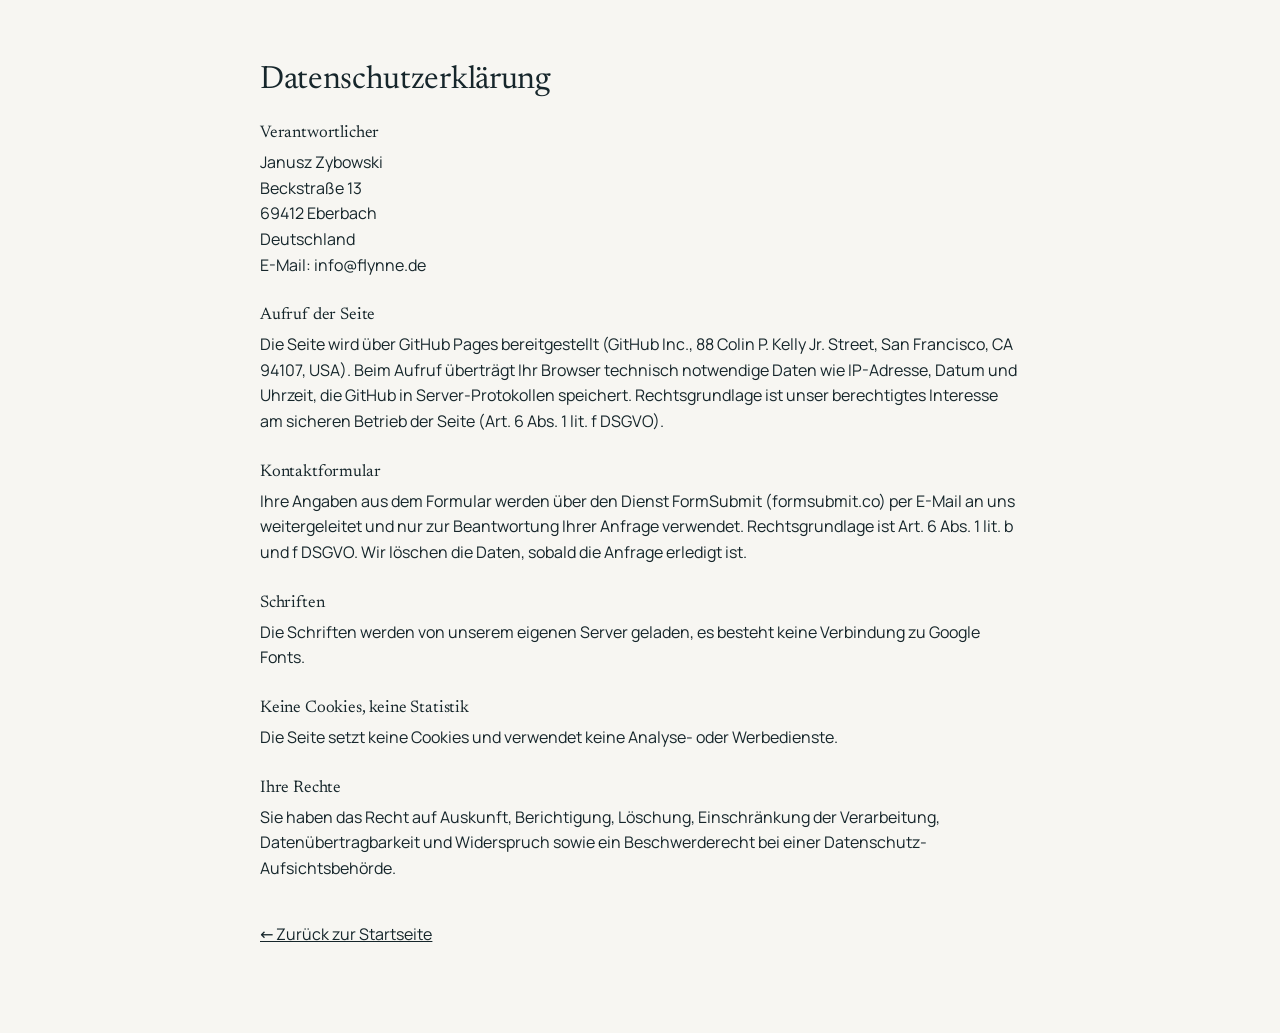
<file: datenschutz.html>
<!doctype html>
<html lang="de">
<head>
<meta charset="utf-8">
<meta name="viewport" content="width=device-width, initial-scale=1">
<title>Datenschutzerklärung · Rustico Soviore</title>
<meta name="robots" content="noindex">
<link rel="icon" href="favicon.svg" type="image/svg+xml">
<link rel="stylesheet" href="fonts.css">
<link rel="stylesheet" href="style.css">
</head>
<body>
<main class="legal wrap">
<h1>Datenschutzerklärung</h1>
<h2>Verantwortlicher</h2><p>Janusz Zybowski<br>Beckstraße 13<br>69412 Eberbach<br>Deutschland<br>E-Mail: info@flynne.de</p><h2>Aufruf der Seite</h2><p>Die Seite wird über GitHub Pages bereitgestellt (GitHub Inc., 88 Colin P. Kelly Jr. Street, San Francisco, CA 94107, USA). Beim Aufruf überträgt Ihr Browser technisch notwendige Daten wie IP-Adresse, Datum und Uhrzeit, die GitHub in Server-Protokollen speichert. Rechtsgrundlage ist unser berechtigtes Interesse am sicheren Betrieb der Seite (Art. 6 Abs. 1 lit. f DSGVO).</p><h2>Kontaktformular</h2><p>Ihre Angaben aus dem Formular werden über den Dienst FormSubmit (formsubmit.co) per E-Mail an uns weitergeleitet und nur zur Beantwortung Ihrer Anfrage verwendet. Rechtsgrundlage ist Art. 6 Abs. 1 lit. b und f DSGVO. Wir löschen die Daten, sobald die Anfrage erledigt ist.</p><h2>Schriften</h2><p>Die Schriften werden von unserem eigenen Server geladen, es besteht keine Verbindung zu Google Fonts.</p><h2>Keine Cookies, keine Statistik</h2><p>Die Seite setzt keine Cookies und verwendet keine Analyse- oder Werbedienste.</p><h2>Ihre Rechte</h2><p>Sie haben das Recht auf Auskunft, Berichtigung, Löschung, Einschränkung der Verarbeitung, Datenübertragbarkeit und Widerspruch sowie ein Beschwerderecht bei einer Datenschutz-Aufsichtsbehörde.</p><p class="back"><a href="./">← Zurück zur Startseite</a></p>
</main>
</body>
</html>
</file>
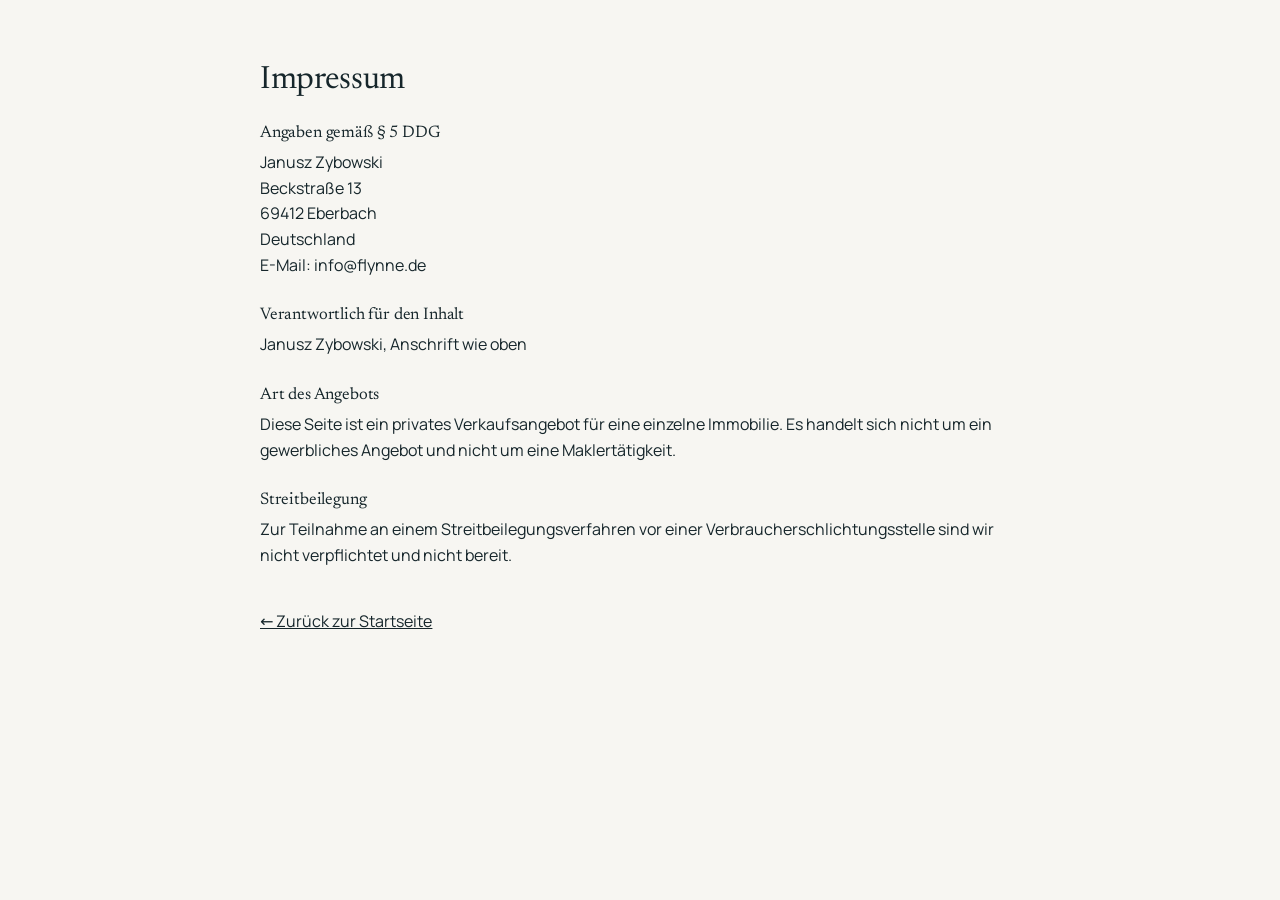
<file: impressum.html>
<!doctype html>
<html lang="de">
<head>
<meta charset="utf-8">
<meta name="viewport" content="width=device-width, initial-scale=1">
<title>Impressum · Rustico Soviore</title>
<meta name="robots" content="noindex">
<link rel="icon" href="favicon.svg" type="image/svg+xml">
<link rel="stylesheet" href="fonts.css">
<link rel="stylesheet" href="style.css">
</head>
<body>
<main class="legal wrap">
<h1>Impressum</h1>
<h2>Angaben gemäß § 5 DDG</h2><p>Janusz Zybowski<br>Beckstraße 13<br>69412 Eberbach<br>Deutschland<br>E-Mail: info@flynne.de</p><h2>Verantwortlich für den Inhalt</h2><p>Janusz Zybowski, Anschrift wie oben</p><h2>Art des Angebots</h2><p>Diese Seite ist ein privates Verkaufsangebot für eine einzelne Immobilie. Es handelt sich nicht um ein gewerbliches Angebot und nicht um eine Maklertätigkeit.</p><h2>Streitbeilegung</h2><p>Zur Teilnahme an einem Streitbeilegungsverfahren vor einer Verbraucherschlichtungsstelle sind wir nicht verpflichtet und nicht bereit.</p><p class="back"><a href="./">← Zurück zur Startseite</a></p>
</main>
</body>
</html>
</file>
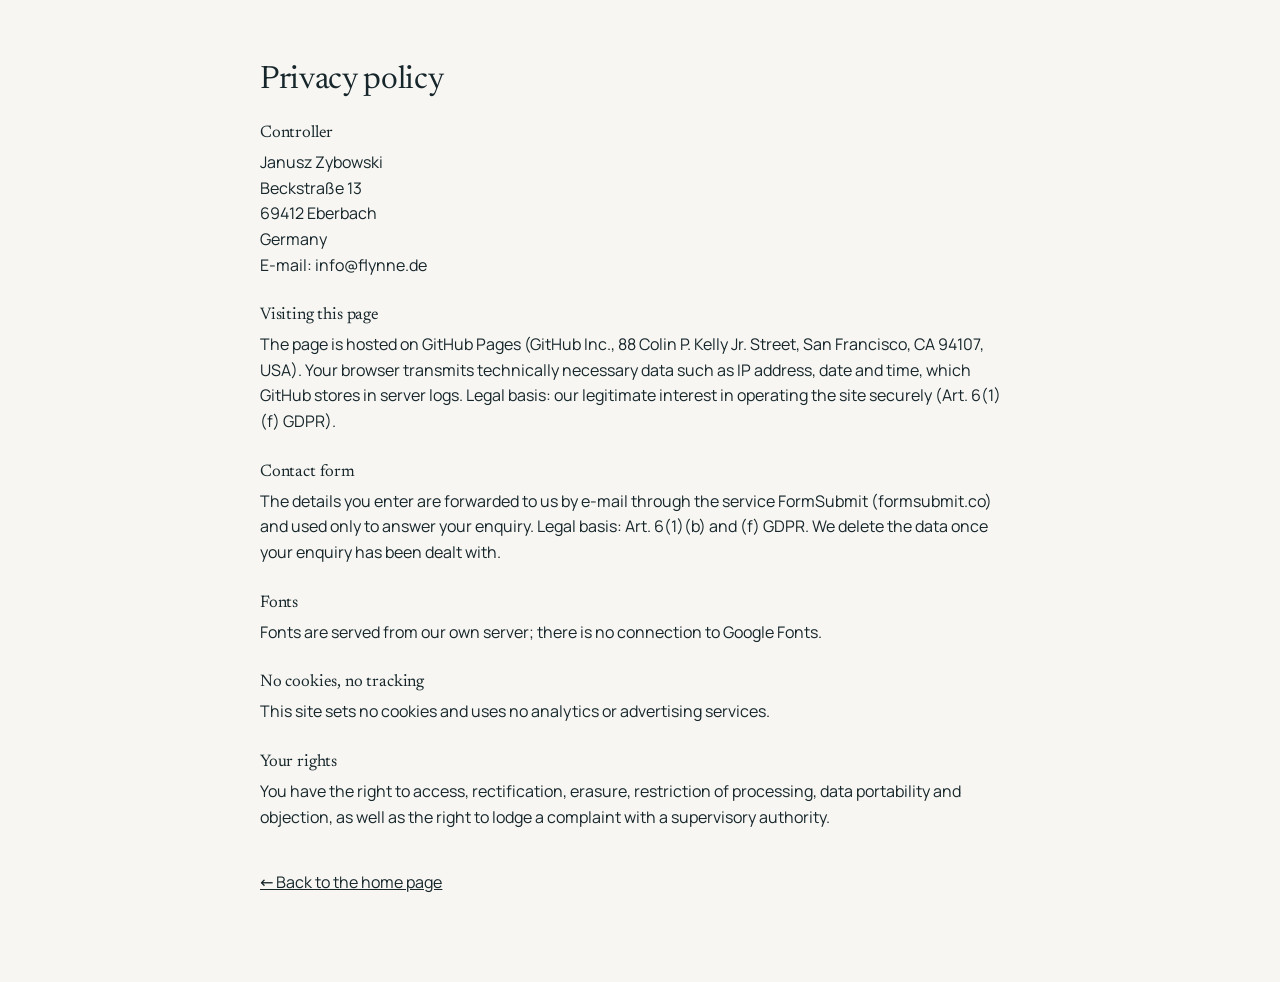
<file: en/datenschutz.html>
<!doctype html>
<html lang="en">
<head>
<meta charset="utf-8">
<meta name="viewport" content="width=device-width, initial-scale=1">
<title>Privacy policy · Rustico Soviore</title>
<meta name="robots" content="noindex">
<link rel="icon" href="../favicon.svg" type="image/svg+xml">
<link rel="stylesheet" href="../fonts.css">
<link rel="stylesheet" href="../style.css">
</head>
<body>
<main class="legal wrap">
<h1>Privacy policy</h1>
<h2>Controller</h2><p>Janusz Zybowski<br>Beckstraße 13<br>69412 Eberbach<br>Germany<br>E-mail: info@flynne.de</p><h2>Visiting this page</h2><p>The page is hosted on GitHub Pages (GitHub Inc., 88 Colin P. Kelly Jr. Street, San Francisco, CA 94107, USA). Your browser transmits technically necessary data such as IP address, date and time, which GitHub stores in server logs. Legal basis: our legitimate interest in operating the site securely (Art. 6(1)(f) GDPR).</p><h2>Contact form</h2><p>The details you enter are forwarded to us by e-mail through the service FormSubmit (formsubmit.co) and used only to answer your enquiry. Legal basis: Art. 6(1)(b) and (f) GDPR. We delete the data once your enquiry has been dealt with.</p><h2>Fonts</h2><p>Fonts are served from our own server; there is no connection to Google Fonts.</p><h2>No cookies, no tracking</h2><p>This site sets no cookies and uses no analytics or advertising services.</p><h2>Your rights</h2><p>You have the right to access, rectification, erasure, restriction of processing, data portability and objection, as well as the right to lodge a complaint with a supervisory authority.</p><p class="back"><a href="./">← Back to the home page</a></p>
</main>
</body>
</html>
</file>
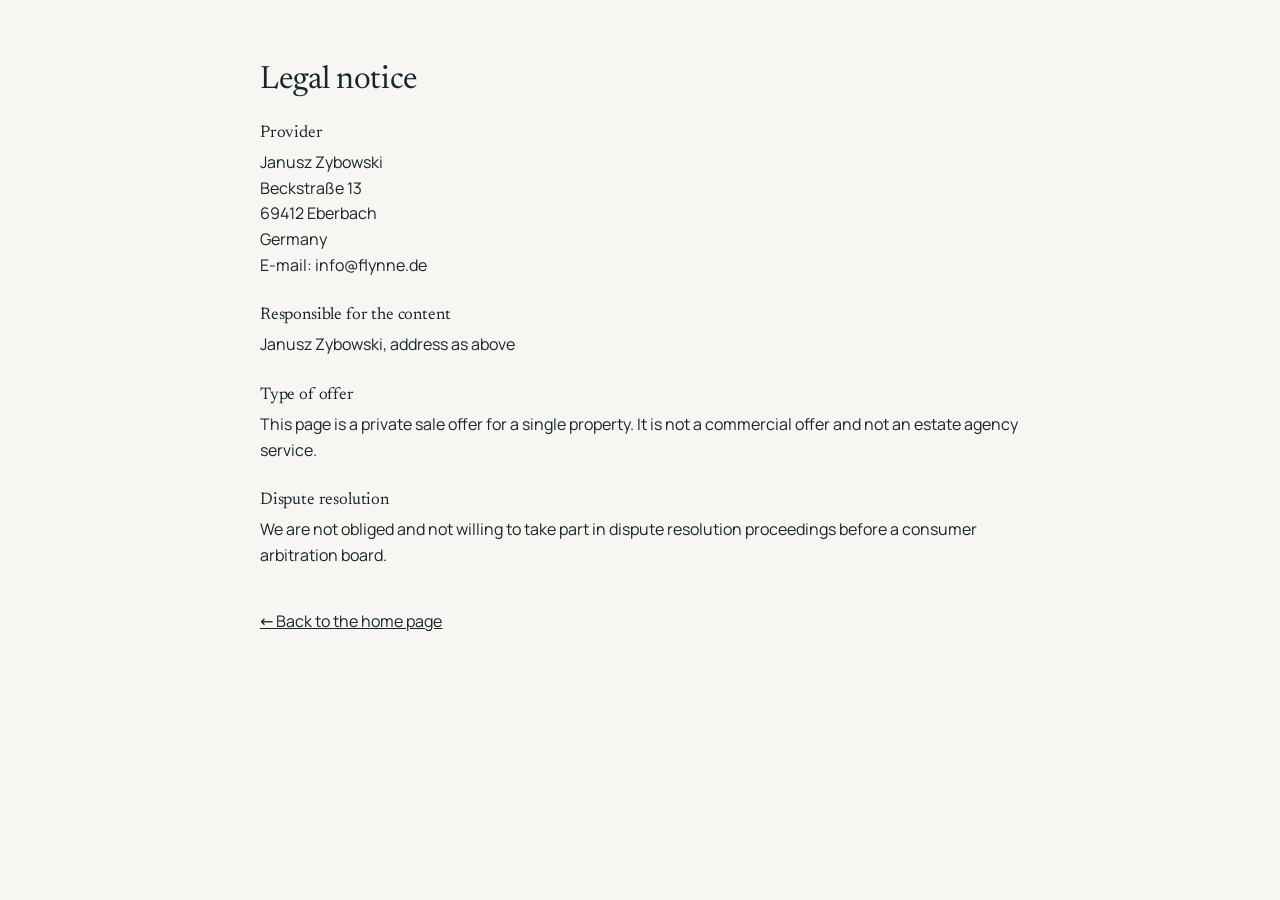
<file: en/impressum.html>
<!doctype html>
<html lang="en">
<head>
<meta charset="utf-8">
<meta name="viewport" content="width=device-width, initial-scale=1">
<title>Legal notice · Rustico Soviore</title>
<meta name="robots" content="noindex">
<link rel="icon" href="../favicon.svg" type="image/svg+xml">
<link rel="stylesheet" href="../fonts.css">
<link rel="stylesheet" href="../style.css">
</head>
<body>
<main class="legal wrap">
<h1>Legal notice</h1>
<h2>Provider</h2><p>Janusz Zybowski<br>Beckstraße 13<br>69412 Eberbach<br>Germany<br>E-mail: info@flynne.de</p><h2>Responsible for the content</h2><p>Janusz Zybowski, address as above</p><h2>Type of offer</h2><p>This page is a private sale offer for a single property. It is not a commercial offer and not an estate agency service.</p><h2>Dispute resolution</h2><p>We are not obliged and not willing to take part in dispute resolution proceedings before a consumer arbitration board.</p><p class="back"><a href="./">← Back to the home page</a></p>
</main>
</body>
</html>
</file>
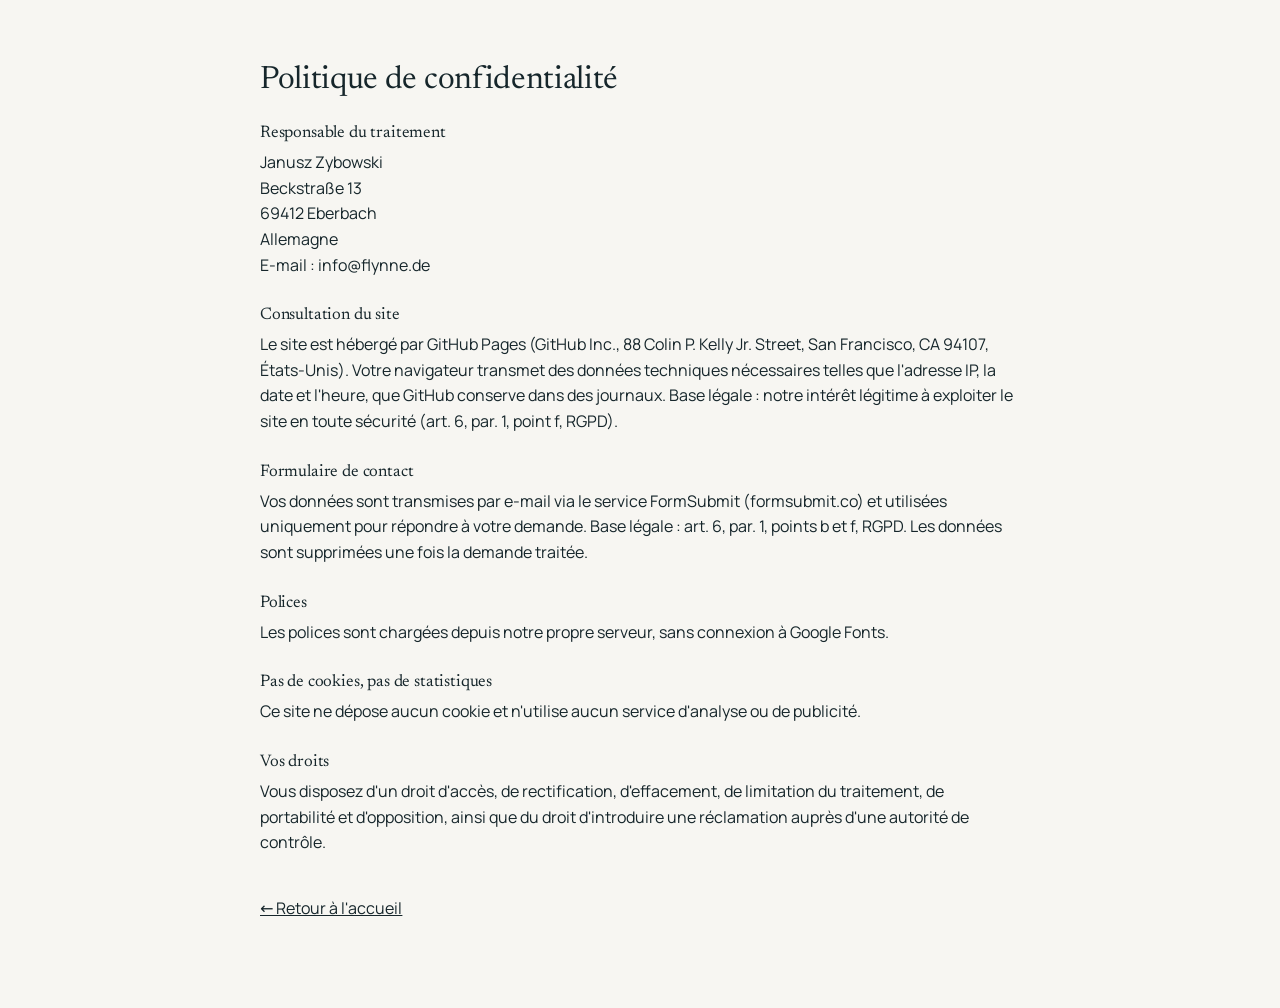
<file: fr/datenschutz.html>
<!doctype html>
<html lang="fr">
<head>
<meta charset="utf-8">
<meta name="viewport" content="width=device-width, initial-scale=1">
<title>Politique de confidentialité · Rustico Soviore</title>
<meta name="robots" content="noindex">
<link rel="icon" href="../favicon.svg" type="image/svg+xml">
<link rel="stylesheet" href="../fonts.css">
<link rel="stylesheet" href="../style.css">
</head>
<body>
<main class="legal wrap">
<h1>Politique de confidentialité</h1>
<h2>Responsable du traitement</h2><p>Janusz Zybowski<br>Beckstraße 13<br>69412 Eberbach<br>Allemagne<br>E-mail : info@flynne.de</p><h2>Consultation du site</h2><p>Le site est hébergé par GitHub Pages (GitHub Inc., 88 Colin P. Kelly Jr. Street, San Francisco, CA 94107, États-Unis). Votre navigateur transmet des données techniques nécessaires telles que l'adresse IP, la date et l'heure, que GitHub conserve dans des journaux. Base légale : notre intérêt légitime à exploiter le site en toute sécurité (art. 6, par. 1, point f, RGPD).</p><h2>Formulaire de contact</h2><p>Vos données sont transmises par e-mail via le service FormSubmit (formsubmit.co) et utilisées uniquement pour répondre à votre demande. Base légale : art. 6, par. 1, points b et f, RGPD. Les données sont supprimées une fois la demande traitée.</p><h2>Polices</h2><p>Les polices sont chargées depuis notre propre serveur, sans connexion à Google Fonts.</p><h2>Pas de cookies, pas de statistiques</h2><p>Ce site ne dépose aucun cookie et n'utilise aucun service d'analyse ou de publicité.</p><h2>Vos droits</h2><p>Vous disposez d'un droit d'accès, de rectification, d'effacement, de limitation du traitement, de portabilité et d'opposition, ainsi que du droit d'introduire une réclamation auprès d'une autorité de contrôle.</p><p class="back"><a href="./">← Retour à l&#x27;accueil</a></p>
</main>
</body>
</html>
</file>
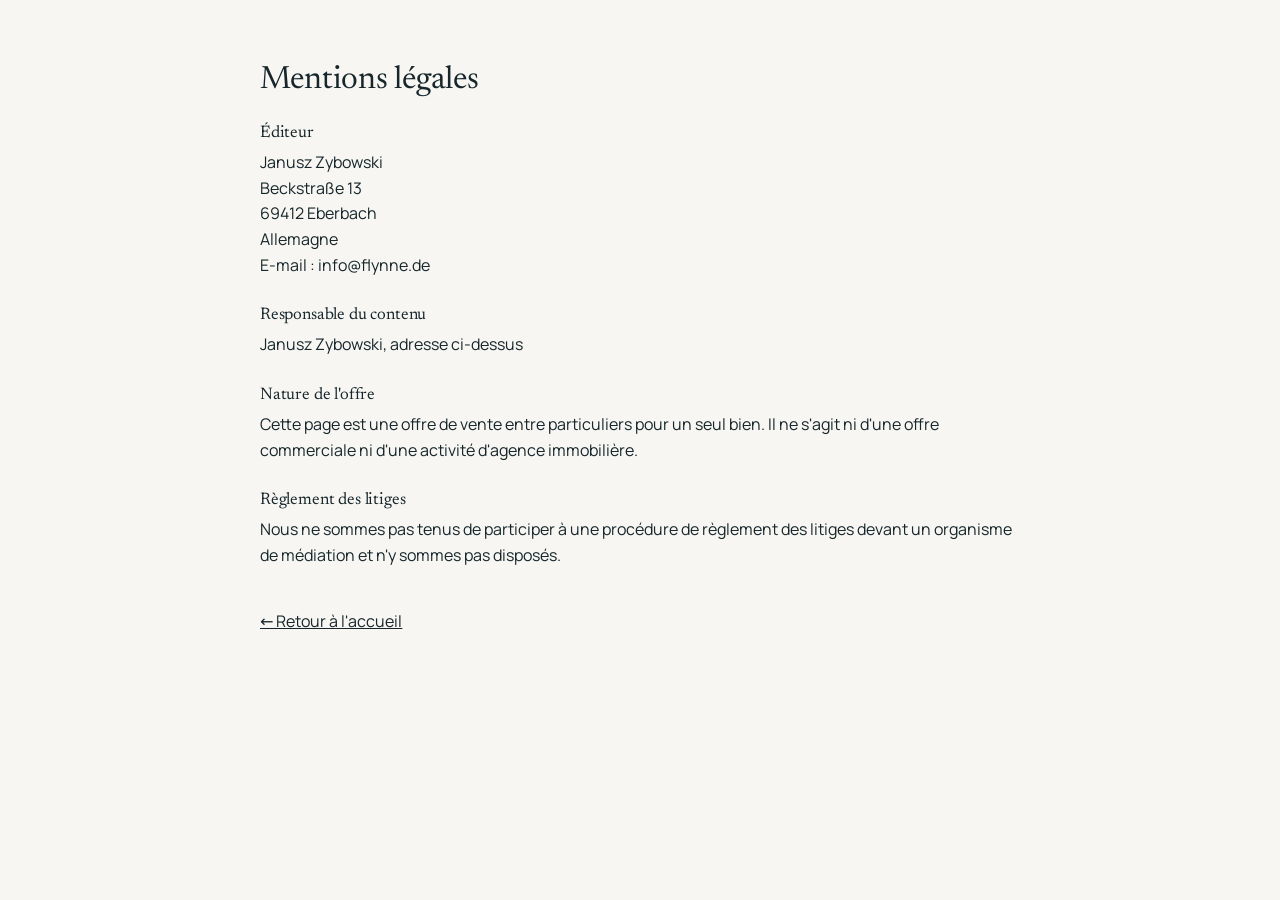
<file: fr/impressum.html>
<!doctype html>
<html lang="fr">
<head>
<meta charset="utf-8">
<meta name="viewport" content="width=device-width, initial-scale=1">
<title>Mentions légales · Rustico Soviore</title>
<meta name="robots" content="noindex">
<link rel="icon" href="../favicon.svg" type="image/svg+xml">
<link rel="stylesheet" href="../fonts.css">
<link rel="stylesheet" href="../style.css">
</head>
<body>
<main class="legal wrap">
<h1>Mentions légales</h1>
<h2>Éditeur</h2><p>Janusz Zybowski<br>Beckstraße 13<br>69412 Eberbach<br>Allemagne<br>E-mail : info@flynne.de</p><h2>Responsable du contenu</h2><p>Janusz Zybowski, adresse ci-dessus</p><h2>Nature de l&#x27;offre</h2><p>Cette page est une offre de vente entre particuliers pour un seul bien. Il ne s'agit ni d'une offre commerciale ni d'une activité d'agence immobilière.</p><h2>Règlement des litiges</h2><p>Nous ne sommes pas tenus de participer à une procédure de règlement des litiges devant un organisme de médiation et n'y sommes pas disposés.</p><p class="back"><a href="./">← Retour à l&#x27;accueil</a></p>
</main>
</body>
</html>
</file>
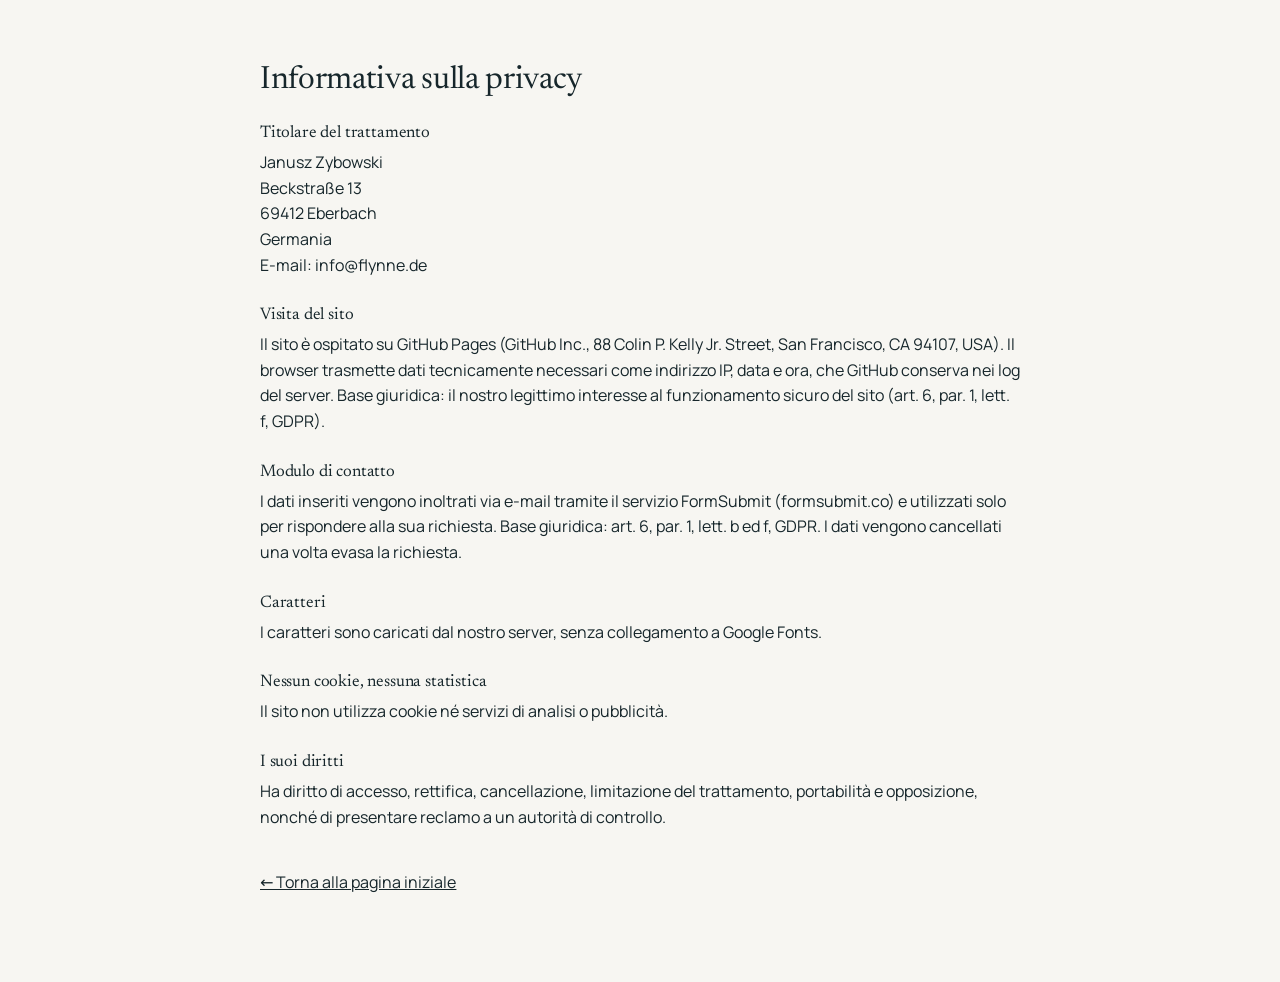
<file: it/datenschutz.html>
<!doctype html>
<html lang="it">
<head>
<meta charset="utf-8">
<meta name="viewport" content="width=device-width, initial-scale=1">
<title>Informativa sulla privacy · Rustico Soviore</title>
<meta name="robots" content="noindex">
<link rel="icon" href="../favicon.svg" type="image/svg+xml">
<link rel="stylesheet" href="../fonts.css">
<link rel="stylesheet" href="../style.css">
</head>
<body>
<main class="legal wrap">
<h1>Informativa sulla privacy</h1>
<h2>Titolare del trattamento</h2><p>Janusz Zybowski<br>Beckstraße 13<br>69412 Eberbach<br>Germania<br>E-mail: info@flynne.de</p><h2>Visita del sito</h2><p>Il sito è ospitato su GitHub Pages (GitHub Inc., 88 Colin P. Kelly Jr. Street, San Francisco, CA 94107, USA). Il browser trasmette dati tecnicamente necessari come indirizzo IP, data e ora, che GitHub conserva nei log del server. Base giuridica: il nostro legittimo interesse al funzionamento sicuro del sito (art. 6, par. 1, lett. f, GDPR).</p><h2>Modulo di contatto</h2><p>I dati inseriti vengono inoltrati via e-mail tramite il servizio FormSubmit (formsubmit.co) e utilizzati solo per rispondere alla sua richiesta. Base giuridica: art. 6, par. 1, lett. b ed f, GDPR. I dati vengono cancellati una volta evasa la richiesta.</p><h2>Caratteri</h2><p>I caratteri sono caricati dal nostro server, senza collegamento a Google Fonts.</p><h2>Nessun cookie, nessuna statistica</h2><p>Il sito non utilizza cookie né servizi di analisi o pubblicità.</p><h2>I suoi diritti</h2><p>Ha diritto di accesso, rettifica, cancellazione, limitazione del trattamento, portabilità e opposizione, nonché di presentare reclamo a un autorità di controllo.</p><p class="back"><a href="./">← Torna alla pagina iniziale</a></p>
</main>
</body>
</html>
</file>
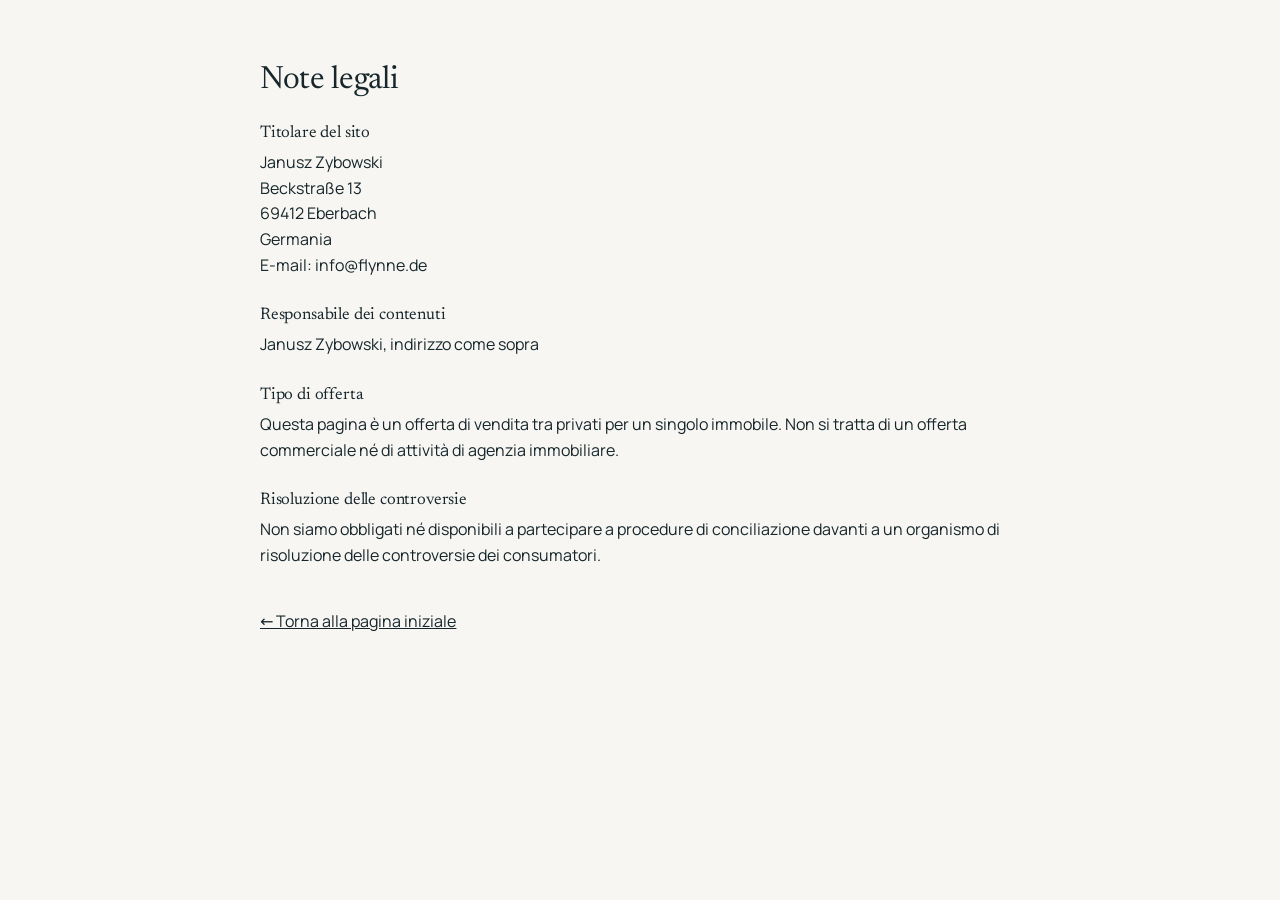
<file: it/impressum.html>
<!doctype html>
<html lang="it">
<head>
<meta charset="utf-8">
<meta name="viewport" content="width=device-width, initial-scale=1">
<title>Note legali · Rustico Soviore</title>
<meta name="robots" content="noindex">
<link rel="icon" href="../favicon.svg" type="image/svg+xml">
<link rel="stylesheet" href="../fonts.css">
<link rel="stylesheet" href="../style.css">
</head>
<body>
<main class="legal wrap">
<h1>Note legali</h1>
<h2>Titolare del sito</h2><p>Janusz Zybowski<br>Beckstraße 13<br>69412 Eberbach<br>Germania<br>E-mail: info@flynne.de</p><h2>Responsabile dei contenuti</h2><p>Janusz Zybowski, indirizzo come sopra</p><h2>Tipo di offerta</h2><p>Questa pagina è un offerta di vendita tra privati per un singolo immobile. Non si tratta di un offerta commerciale né di attività di agenzia immobiliare.</p><h2>Risoluzione delle controversie</h2><p>Non siamo obbligati né disponibili a partecipare a procedure di conciliazione davanti a un organismo di risoluzione delle controversie dei consumatori.</p><p class="back"><a href="./">← Torna alla pagina iniziale</a></p>
</main>
</body>
</html>
</file>
<file: fonts.css>
@font-face {
  font-family: 'Manrope';
  font-style: normal;
  font-weight: 400;
  font-display: swap;
  src: url(fonts/manrope-latin-ext-0.woff2) format('woff2');
  unicode-range: U+0100-02BA, U+02BD-02C5, U+02C7-02CC, U+02CE-02D7, U+02DD-02FF, U+0304, U+0308, U+0329, U+1D00-1DBF, U+1E00-1E9F, U+1EF2-1EFF, U+2020, U+20A0-20AB, U+20AD-20C0, U+2113, U+2C60-2C7F, U+A720-A7FF;
}
@font-face {
  font-family: 'Manrope';
  font-style: normal;
  font-weight: 400;
  font-display: swap;
  src: url(fonts/manrope-latin-1.woff2) format('woff2');
  unicode-range: U+0000-00FF, U+0131, U+0152-0153, U+02BB-02BC, U+02C6, U+02DA, U+02DC, U+0304, U+0308, U+0329, U+2000-206F, U+20AC, U+2122, U+2191, U+2193, U+2212, U+2215, U+FEFF, U+FFFD;
}
@font-face {
  font-family: 'Manrope';
  font-style: normal;
  font-weight: 500;
  font-display: swap;
  src: url(fonts/manrope-latin-ext-2.woff2) format('woff2');
  unicode-range: U+0100-02BA, U+02BD-02C5, U+02C7-02CC, U+02CE-02D7, U+02DD-02FF, U+0304, U+0308, U+0329, U+1D00-1DBF, U+1E00-1E9F, U+1EF2-1EFF, U+2020, U+20A0-20AB, U+20AD-20C0, U+2113, U+2C60-2C7F, U+A720-A7FF;
}
@font-face {
  font-family: 'Manrope';
  font-style: normal;
  font-weight: 500;
  font-display: swap;
  src: url(fonts/manrope-latin-3.woff2) format('woff2');
  unicode-range: U+0000-00FF, U+0131, U+0152-0153, U+02BB-02BC, U+02C6, U+02DA, U+02DC, U+0304, U+0308, U+0329, U+2000-206F, U+20AC, U+2122, U+2191, U+2193, U+2212, U+2215, U+FEFF, U+FFFD;
}
@font-face {
  font-family: 'Manrope';
  font-style: normal;
  font-weight: 600;
  font-display: swap;
  src: url(fonts/manrope-latin-ext-4.woff2) format('woff2');
  unicode-range: U+0100-02BA, U+02BD-02C5, U+02C7-02CC, U+02CE-02D7, U+02DD-02FF, U+0304, U+0308, U+0329, U+1D00-1DBF, U+1E00-1E9F, U+1EF2-1EFF, U+2020, U+20A0-20AB, U+20AD-20C0, U+2113, U+2C60-2C7F, U+A720-A7FF;
}
@font-face {
  font-family: 'Manrope';
  font-style: normal;
  font-weight: 600;
  font-display: swap;
  src: url(fonts/manrope-latin-5.woff2) format('woff2');
  unicode-range: U+0000-00FF, U+0131, U+0152-0153, U+02BB-02BC, U+02C6, U+02DA, U+02DC, U+0304, U+0308, U+0329, U+2000-206F, U+20AC, U+2122, U+2191, U+2193, U+2212, U+2215, U+FEFF, U+FFFD;
}
@font-face {
  font-family: 'Manrope';
  font-style: normal;
  font-weight: 700;
  font-display: swap;
  src: url(fonts/manrope-latin-ext-6.woff2) format('woff2');
  unicode-range: U+0100-02BA, U+02BD-02C5, U+02C7-02CC, U+02CE-02D7, U+02DD-02FF, U+0304, U+0308, U+0329, U+1D00-1DBF, U+1E00-1E9F, U+1EF2-1EFF, U+2020, U+20A0-20AB, U+20AD-20C0, U+2113, U+2C60-2C7F, U+A720-A7FF;
}
@font-face {
  font-family: 'Manrope';
  font-style: normal;
  font-weight: 700;
  font-display: swap;
  src: url(fonts/manrope-latin-7.woff2) format('woff2');
  unicode-range: U+0000-00FF, U+0131, U+0152-0153, U+02BB-02BC, U+02C6, U+02DA, U+02DC, U+0304, U+0308, U+0329, U+2000-206F, U+20AC, U+2122, U+2191, U+2193, U+2212, U+2215, U+FEFF, U+FFFD;
}
@font-face {
  font-family: 'Newsreader';
  font-style: normal;
  font-weight: 400;
  font-display: swap;
  src: url(fonts/newsreader-latin-ext-8.woff2) format('woff2');
  unicode-range: U+0100-02BA, U+02BD-02C5, U+02C7-02CC, U+02CE-02D7, U+02DD-02FF, U+0304, U+0308, U+0329, U+1D00-1DBF, U+1E00-1E9F, U+1EF2-1EFF, U+2020, U+20A0-20AB, U+20AD-20C0, U+2113, U+2C60-2C7F, U+A720-A7FF;
}
@font-face {
  font-family: 'Newsreader';
  font-style: normal;
  font-weight: 400;
  font-display: swap;
  src: url(fonts/newsreader-latin-9.woff2) format('woff2');
  unicode-range: U+0000-00FF, U+0131, U+0152-0153, U+02BB-02BC, U+02C6, U+02DA, U+02DC, U+0304, U+0308, U+0329, U+2000-206F, U+20AC, U+2122, U+2191, U+2193, U+2212, U+2215, U+FEFF, U+FFFD;
}
@font-face {
  font-family: 'Newsreader';
  font-style: normal;
  font-weight: 500;
  font-display: swap;
  src: url(fonts/newsreader-latin-ext-10.woff2) format('woff2');
  unicode-range: U+0100-02BA, U+02BD-02C5, U+02C7-02CC, U+02CE-02D7, U+02DD-02FF, U+0304, U+0308, U+0329, U+1D00-1DBF, U+1E00-1E9F, U+1EF2-1EFF, U+2020, U+20A0-20AB, U+20AD-20C0, U+2113, U+2C60-2C7F, U+A720-A7FF;
}
@font-face {
  font-family: 'Newsreader';
  font-style: normal;
  font-weight: 500;
  font-display: swap;
  src: url(fonts/newsreader-latin-11.woff2) format('woff2');
  unicode-range: U+0000-00FF, U+0131, U+0152-0153, U+02BB-02BC, U+02C6, U+02DA, U+02DC, U+0304, U+0308, U+0329, U+2000-206F, U+20AC, U+2122, U+2191, U+2193, U+2212, U+2215, U+FEFF, U+FFFD;
}
</file>
<file: style.css>
:root {
  --paper: #f7f6f2;
  --ink: #16262b;
  --ink-soft: #33454a;
  --muted: #5d6b6e;
  --line: #d9d4ca;
  --sea: #1e5f6b;
  --sea-deep: #0f3a43;
  --sea-light: #9cc8cd;
  --olive: #5e6b3a;
  --serif: "Newsreader", Georgia, serif;
  --sans: "Manrope", system-ui, sans-serif;
}
* { box-sizing: border-box; }
html { scroll-behavior: smooth; }
body { margin: 0; background: var(--paper); color: var(--ink); font-family: var(--sans); -webkit-font-smoothing: antialiased; }
img { max-width: 100%; display: block; }
a { color: inherit; }
button { font: inherit; color: inherit; background: none; border: 0; cursor: pointer; }
h1, h2, h3 { font-family: var(--serif); font-weight: 400; letter-spacing: -0.01em; margin: 0; }
h2 { font-size: clamp(2.2rem, 4.5vw, 3.2rem); line-height: 1.08; }
.wrap { max-width: 72rem; margin: 0 auto; padding: 0 1.25rem; }
@media (min-width: 768px) { .wrap { padding: 0 2rem; } }

/* header */
.bar { position: fixed; inset: 0 0 auto; z-index: 40; height: 4rem; display: flex; align-items: center; justify-content: space-between; gap: 1rem; padding: 0 1.25rem; color: var(--paper); transition: background .3s, color .3s, box-shadow .3s; }
@media (min-width: 768px) { .bar { padding: 0 max(2rem, calc((100vw - 72rem) / 2 + 2rem)); } }
.bar.solid { background: rgba(247, 246, 242, .95); color: var(--ink); box-shadow: 0 1px 0 var(--line); backdrop-filter: blur(8px); }
.brand { display: flex; align-items: center; gap: .6rem; text-decoration: none; font-family: var(--serif); font-size: 1.15rem; }
.links { display: none; gap: 1.75rem; font-size: .9rem; }
.links a { text-decoration: none; }
.links a:hover { text-decoration: underline; text-underline-offset: 4px; }
@media (min-width: 900px) { .links { display: flex; } }
.right { display: flex; align-items: center; gap: .75rem; }
.langs { display: flex; font-size: .75rem; font-weight: 700; }
.langs a { display: inline-flex; align-items: center; gap: .35rem; padding: .45rem .4rem; text-decoration: none; opacity: .65; }
.flag { width: 1.15rem; height: .8rem; border-radius: 2px; box-shadow: 0 0 0 1px rgba(0,0,0,.15); }
.langs a[aria-current] { opacity: 1; text-decoration: underline; text-underline-offset: 4px; }
.langs a:hover { opacity: 1; }
.head-cta { border: 1px solid currentColor; border-radius: 999px; padding: .4rem 1rem; font-size: .875rem; font-weight: 500; text-decoration: none; transition: background .2s, color .2s, border-color .2s; }
.head-cta:hover { background: var(--sea); border-color: var(--sea); color: var(--paper); }

/* hero */
.hero { position: relative; min-height: 100svh; overflow: hidden; background: var(--sea-deep); color: var(--paper); display: flex; }
.hero-media { position: absolute; inset: 0; width: 100%; height: 100%; object-fit: cover; }
.hero-shade { position: absolute; inset: 0; background: linear-gradient(to top, rgba(9, 32, 38, .88), rgba(9, 32, 38, .1) 60%, rgba(9, 32, 38, .3)); }
.hero-inner { position: relative; width: 100%; display: flex; flex-direction: column; justify-content: flex-end; padding-top: 7rem; padding-bottom: 3.5rem; }
@media (min-width: 768px) { .hero-inner { padding-bottom: 5rem; } }
.eyebrow { margin: 0; font-size: .72rem; font-weight: 700; letter-spacing: .22em; text-transform: uppercase; color: var(--sea-light); }
.hero h1 { margin-top: 1rem; max-width: 48rem; font-size: clamp(2.6rem, 7vw, 4.6rem); line-height: 1.02; }
.lead { margin: 1.25rem 0 0; max-width: 36rem; font-size: clamp(1rem, 1.6vw, 1.15rem); line-height: 1.6; color: rgba(247, 246, 242, .88); }
.hero-row { margin-top: 2rem; display: flex; flex-wrap: wrap; align-items: center; gap: 1.25rem 2rem; }
.price small { display: block; font-size: .68rem; letter-spacing: .2em; text-transform: uppercase; color: rgba(247, 246, 242, .72); }
.price strong { font-family: var(--serif); font-weight: 400; font-size: clamp(2.2rem, 4vw, 3rem); }
.visit-cta { display: inline-flex; align-items: center; gap: .75rem; background: var(--sea); color: var(--paper); padding: 1rem 1.5rem; font-size: .9rem; font-weight: 600; letter-spacing: .02em; text-decoration: none; transition: background .25s, color .25s; }
.visit-cta span { transition: transform .3s; }
.visit-cta:hover { background: var(--paper); color: var(--sea-deep); }
.visit-cta:hover span { transform: translateX(6px); }
.sound-cta { display: inline-flex; align-items: center; gap: .65rem; font-size: .9rem; font-weight: 500; text-decoration: underline; text-decoration-color: rgba(247, 246, 242, .4); text-underline-offset: 6px; }
.sound-cta:hover { text-decoration-color: var(--paper); }
.play { display: grid; place-items: center; width: 2.3rem; height: 2.3rem; border: 1px solid rgba(247, 246, 242, .55); border-radius: 50%; }

/* intro */
.intro { display: grid; gap: 3rem; padding-top: 5rem; padding-bottom: 5rem; }
@media (min-width: 900px) { .intro { grid-template-columns: 1.15fr 1fr; gap: 4rem; padding-top: 7rem; padding-bottom: 7rem; } }
.prose { margin-top: 1.75rem; font-size: 1.1rem; line-height: 1.7; color: var(--ink-soft); }
.prose p { margin: 0 0 1.25rem; }
.facts { margin: 0; display: grid; grid-template-columns: 1fr 1fr; border-top: 1px solid var(--line); align-self: start; }
.facts div { border-bottom: 1px solid var(--line); padding: 1.2rem 1rem 1.2rem 0; }
.facts div:nth-child(odd) { border-right: 1px solid var(--line); }
.facts div:nth-child(even) { padding-left: 1.25rem; }
.facts dt { font-family: var(--serif); font-size: 1.5rem; color: var(--sea-deep); }
.facts dd { margin: .25rem 0 0; font-size: .875rem; color: var(--muted); }

/* gallery */
.gallery { padding: 5rem 0; background: #efede7; }
@media (min-width: 768px) { .gallery { padding: 7rem 0; } }
.gal-head { display: flex; flex-wrap: wrap; justify-content: space-between; align-items: flex-end; gap: 1rem; }
.gal-head p { margin: 0; font-size: .9rem; color: var(--muted); }
.masonry { margin-top: 2.5rem; columns: 2; column-gap: .75rem; }
@media (min-width: 768px) { .masonry { columns: 3; column-gap: 1rem; } }
.tile { position: relative; display: block; width: 100%; margin: 0 0 .75rem; padding: 0; overflow: hidden; break-inside: avoid; cursor: zoom-in; }
@media (min-width: 768px) { .tile { margin-bottom: 1rem; } }
.tile img { width: 100%; height: auto; transition: transform .7s ease-out; }
.tile:hover img { transform: scale(1.04); }
.tile span { position: absolute; inset: auto 0 0; padding: 2rem .75rem .75rem; text-align: left; font-size: .75rem; color: var(--paper); background: linear-gradient(to top, rgba(9, 32, 38, .8), transparent); transform: translateY(100%); transition: transform .3s; }
.tile:hover span, .tile:focus-visible span { transform: none; }

/* location */
.loc { background: var(--sea-deep); color: var(--paper); padding: 5rem 0; }
@media (min-width: 768px) { .loc { padding: 7rem 0; } }
.loc-grid { display: grid; gap: 3rem; }
@media (min-width: 900px) { .loc-grid { grid-template-columns: 1fr 1fr; } }
.loc-grid p { max-width: 28rem; margin: 1.5rem 0 0; font-size: 1.1rem; line-height: 1.7; color: rgba(247, 246, 242, .85); }
.map-link { display: inline-block; margin-top: 2rem; padding-bottom: .25rem; border-bottom: 1px solid var(--sea-light); color: var(--sea-light); font-size: .9rem; font-weight: 600; text-decoration: none; transition: color .2s, border-color .2s; }
.map-link:hover { color: var(--paper); border-color: var(--paper); }
.dist { list-style: none; margin: 0; padding: 0; }
.dist li { display: flex; align-items: baseline; gap: 1.5rem; padding: 1.2rem 0; border-bottom: 1px solid rgba(247, 246, 242, .18); }
.dist li span:first-child { flex: 0 0 8.5rem; font-family: var(--serif); font-size: 1.8rem; }
.dist li span:last-child { color: rgba(247, 246, 242, .8); }
.wide { margin-top: 4rem; width: 100%; height: auto; aspect-ratio: 21 / 9; object-fit: cover; }

/* buying */
.buy { padding-top: 5rem; padding-bottom: 5rem; }
@media (min-width: 768px) { .buy { padding-top: 7rem; padding-bottom: 7rem; } }
.buy h2 { max-width: 40rem; }
.sub { margin: 1.25rem 0 0; font-size: 1.1rem; color: var(--ink-soft); }
.steps { list-style: none; margin: 3rem 0 0; padding: 0; display: grid; gap: 2rem; }
@media (min-width: 768px) { .steps { grid-template-columns: repeat(4, 1fr); } }
.steps li { border-top: 2px solid var(--olive); padding-top: 1.25rem; }
.num { font-family: var(--serif); font-size: 3rem; line-height: 1; color: var(--line); }
.steps h3 { margin-top: .5rem; font-size: 1.5rem; }
.steps p { margin: .5rem 0 0; font-size: .9rem; line-height: 1.6; color: var(--muted); }

/* contact */
.contact { position: relative; padding: 5rem 0; }
@media (min-width: 768px) { .contact { padding: 7rem 0; } }
.contact-bg { position: absolute; inset: 0; width: 100%; height: 100%; object-fit: cover; }
.contact-shade { position: absolute; inset: 0; background: rgba(9, 32, 38, .74); }
.contact-grid { position: relative; display: grid; gap: 2.5rem; align-items: start; }
@media (min-width: 900px) { .contact-grid { grid-template-columns: 1fr 1.3fr; } }
.contact-copy { color: var(--paper); }
.contact-copy p { max-width: 24rem; margin: 1.25rem 0 0; font-size: 1.1rem; color: rgba(247, 246, 242, .85); }
.card { position: relative; background: var(--paper); padding: 1.75rem; }
@media (min-width: 768px) { .card { padding: 2.5rem; } }
.fields { display: grid; gap: 1.5rem; }
@media (min-width: 768px) { .fields { grid-template-columns: 1fr 1fr; } .full { grid-column: 1 / -1; } }
.fields label { font-size: .72rem; font-weight: 700; letter-spacing: .14em; text-transform: uppercase; color: var(--muted); }
.fields input, .fields textarea { display: block; width: 100%; margin-top: .4rem; padding: .6rem 0; border: 0; border-bottom: 1px solid var(--line); background: transparent; font: 400 1rem/1.5 var(--sans); color: var(--ink); letter-spacing: 0; text-transform: none; outline: none; transition: border-color .2s; resize: vertical; }
.fields input:focus, .fields textarea:focus { border-color: var(--sea); }
.hp { position: absolute; left: -9999px; width: 1px; height: 1px; opacity: 0; }
.privacy { margin: 1.5rem 0 0; font-size: .75rem; line-height: 1.5; color: var(--muted); }
.err { margin: .75rem 0 0; font-size: .875rem; color: #9b2c2c; }
.submit { position: relative; overflow: hidden; margin-top: 1.5rem; width: 100%; padding: 1rem; background: var(--ink); color: var(--paper); font-size: .85rem; font-weight: 700; letter-spacing: .16em; text-transform: uppercase; transition: background .2s; }
.submit:hover { background: var(--sea-deep); }
.submit .lbl { position: relative; }
.prog { position: absolute; inset: 0; background: rgba(247, 246, 242, .14); transform: scaleX(0); transform-origin: left; }
.card.sending .prog { animation: grow 1.6s ease-in-out infinite; }
.card.sending .submit { cursor: wait; }
@keyframes grow { to { transform: scaleX(1); } }
.ok strong { font-family: var(--serif); font-weight: 400; font-size: 2.2rem; color: var(--sea-deep); }
.ok p { margin: .75rem 0 0; font-size: 1.1rem; }
.card.done .fields, .card.done .privacy, .card.done .submit, .card.done .err { display: none; }

/* footer */
.foot { background: var(--ink); color: rgba(247, 246, 242, .7); padding: 2.5rem 0; font-size: .875rem; }
.foot .wrap { display: flex; flex-wrap: wrap; justify-content: space-between; gap: 1rem; }
.foot a { text-decoration: none; }
.foot a:hover { color: var(--paper); }

/* modals */
.modal { position: fixed; inset: 0; z-index: 50; display: grid; place-items: center; padding: 1rem; background: rgba(6, 20, 24, .95); }
.modal[hidden] { display: none; }
.modal-in { position: relative; width: 100%; max-width: 64rem; }
.modal video { width: 100%; max-height: 82svh; background: #000; }
.close { position: absolute; top: -2.6rem; right: 0; color: var(--paper); font-size: .875rem; text-decoration: underline; text-underline-offset: 4px; }
.lb { display: flex; flex-direction: column; padding: 0; place-items: initial; }
.lb[hidden] { display: none; }
.lb-top { position: relative; display: flex; justify-content: space-between; align-items: center; padding: 1rem 1.25rem; color: var(--paper); font-size: .875rem; }
.lb-top .close { position: static; }
.lb-stage { position: relative; flex: 1; display: flex; align-items: center; justify-content: center; padding: 0 .5rem 1.5rem; }
.lb-stage img { max-height: 80svh; max-width: 100%; object-fit: contain; }
.nav { position: absolute; top: 50%; transform: translateY(-50%); width: 3rem; height: 3rem; border-radius: 50%; background: rgba(247, 246, 242, .14); color: var(--paper); font-size: 1.6rem; }
.nav:hover { background: rgba(247, 246, 242, .3); }
.prev { left: .5rem; } .next { right: .5rem; }
@media (min-width: 768px) { .prev { left: 1.5rem; } .next { right: 1.5rem; } }

@media (prefers-reduced-motion: reduce) {
  html { scroll-behavior: auto; }
  *, *::before, *::after { transition: none !important; animation: none !important; }
}

/* mobile bar */
.mbar { position: fixed; inset: auto 0 0; z-index: 45; display: none; align-items: center; justify-content: space-between; gap: 1rem; padding: .7rem 1rem calc(.7rem + env(safe-area-inset-bottom)); background: rgba(15, 58, 67, .97); color: var(--paper); box-shadow: 0 -6px 20px rgba(0,0,0,.18); transform: translateY(110%); transition: transform .3s; }
.mbar small { display: block; font-size: .6rem; letter-spacing: .18em; text-transform: uppercase; opacity: .75; }
.mbar strong { font-family: var(--serif); font-weight: 400; font-size: 1.45rem; }
.mbar a { background: var(--paper); color: var(--sea-deep); padding: .8rem 1rem; font-size: .85rem; font-weight: 700; text-decoration: none; white-space: nowrap; }
.mbar.show { transform: none; }

@media (max-width: 767px) {
  .bar { height: 3.5rem; padding: 0 1rem; gap: .5rem; }
  .brand { font-size: 1rem; gap: .5rem; white-space: nowrap; }
  .brand img { width: 26px; height: 26px; }
  .head-cta { display: none; }
  .langs a span { font-size: .7rem; }
  .langs a { padding: .5rem .3rem; }
  .hero-inner { padding-top: 5rem; padding-bottom: 2.5rem; }
  .hero h1 { font-size: 2.35rem; }
  .lead { font-size: 1rem; }
  .hero-row { flex-direction: column; align-items: stretch; gap: 1rem; margin-top: 1.5rem; }
  .visit-cta { justify-content: center; }
  .sound-cta { justify-content: center; }
  .intro, .buy { padding-top: 3.5rem; padding-bottom: 3.5rem; gap: 2rem; }
  .gallery, .loc, .contact { padding: 3.5rem 0; }
  h2 { font-size: 2rem; }
  .prose { font-size: 1.02rem; }
  .facts dt { font-size: 1.25rem; }
  .facts div { padding: 1rem .75rem 1rem 0; }
  .facts div:nth-child(even) { padding-left: .9rem; }
  .masonry { margin-top: 1.75rem; column-gap: .5rem; }
  .tile { margin-bottom: .5rem; }
  .tile span { display: none; }
  .dist li { gap: 1rem; }
  .dist li span:first-child { flex-basis: 6.2rem; font-size: 1.35rem; }
  .wide { margin-top: 2.5rem; aspect-ratio: 4 / 3; }
  .steps { gap: 1.5rem; margin-top: 2rem; }
  .card { padding: 1.4rem; }
  .fields input, .fields textarea { font-size: 16px; }
  .mbar { display: flex; }
  .foot { padding-bottom: 6rem; }
  .lb-stage img { max-height: 72svh; }
  .nav { width: 2.6rem; height: 2.6rem; top: auto; bottom: 1rem; transform: none; }
}

/* floor plan + features */
.plan { display: grid; gap: 2.5rem; padding-bottom: 5rem; align-items: start; }
@media (min-width: 900px) { .plan { grid-template-columns: 1fr 1fr; gap: 4rem; padding-bottom: 7rem; } }
.plan-copy p { margin: 1.25rem 0 0; font-size: 1.05rem; line-height: 1.7; color: var(--ink-soft); max-width: 30rem; }
.map-link.dark { color: var(--sea); border-color: var(--sea); }
.map-link.dark:hover { color: var(--sea-deep); border-color: var(--sea-deep); }
.equip-title { margin-top: 2.5rem; font-size: 1.6rem; }
.equip { list-style: none; margin: 1rem 0 0; padding: 0; }
.equip li { position: relative; padding: .55rem 0 .55rem 1.6rem; border-bottom: 1px solid var(--line); font-size: .98rem; color: var(--ink-soft); }
.equip li::before { content: ""; position: absolute; left: 0; top: 1.05rem; width: .7rem; height: 2px; background: var(--olive); }
.plan-img { display: block; background: #fff; border: 1px solid var(--line); padding: 1rem; cursor: zoom-in; }
.plan-img img { width: 100%; height: auto; }
@media (max-width: 767px) { .plan { padding-bottom: 3.5rem; gap: 2rem; } .equip-title { font-size: 1.35rem; } }

/* neighbourhood + drawing */
.area { margin-top: 4rem; }
.area h3 { font-size: 1.8rem; }
.area p { margin: 1rem 0 0; max-width: 34rem; font-size: 1.05rem; line-height: 1.7; color: rgba(247, 246, 242, .85); }
.area-grid { margin-top: 1.75rem; display: grid; grid-template-columns: repeat(3, 1fr); gap: .75rem; }
@media (min-width: 900px) { .area-grid { grid-template-columns: repeat(6, 1fr); } }
.area-grid .tile { margin: 0; aspect-ratio: 3 / 4; }
.area-grid .tile img { height: 100%; object-fit: cover; }
.draw { grid-column: 1 / -1; margin: 0; background: #fff; border: 1px solid var(--line); padding: 1rem; }
.draw img { width: 100%; height: auto; }
.draw figcaption { margin-top: .75rem; font-size: .85rem; color: var(--muted); }
@media (max-width: 767px) { .area { margin-top: 2.5rem; } .area h3 { font-size: 1.45rem; } .area-grid { gap: .5rem; } }
@media (max-width: 400px) { .langs a span { display: none; } .langs a { padding: .55rem .35rem; } .flag { width: 1.3rem; height: .9rem; } }

/* Verkaeufer */
.seller{display:flex;gap:28px;align-items:flex-start;padding:48px 0;max-width:860px}
.seller img{width:140px;height:140px;border-radius:50%;flex:0 0 auto;object-fit:cover}
.seller h2{margin:0 0 10px}
.seller p{margin:0 0 10px}
.seller-name{font-weight:600}
.seller-name span{display:block;font-weight:400;opacity:.7;font-size:.95em}
@media(max-width:640px){.seller{flex-direction:column;align-items:center;text-align:center;gap:18px}}

/* Fusszeilen-Links */
.foot .flinks{display:flex;gap:18px}
.foot .flink{text-decoration:underline;opacity:.8}
.foot .flink:hover{opacity:1}

/* Rechtsseiten */
.legal{max-width:760px;padding:64px 0 80px}
.legal h1{margin:0 0 28px}
.legal h2{margin:28px 0 8px;font-size:1.05rem}
.legal p{margin:0 0 6px;line-height:1.6}
.legal .back{margin-top:40px}

.plans { grid-column: 1 / -1; }
.plans-grid { margin-top: 1rem; display: grid; gap: 1rem; }
@media (min-width: 900px) { .plans-grid { grid-template-columns: 1fr 1fr 1fr; } }
.plans-grid .draw { grid-column: auto; padding: .6rem; } .plans-grid figcaption { font-size: .78rem; }
</file>
